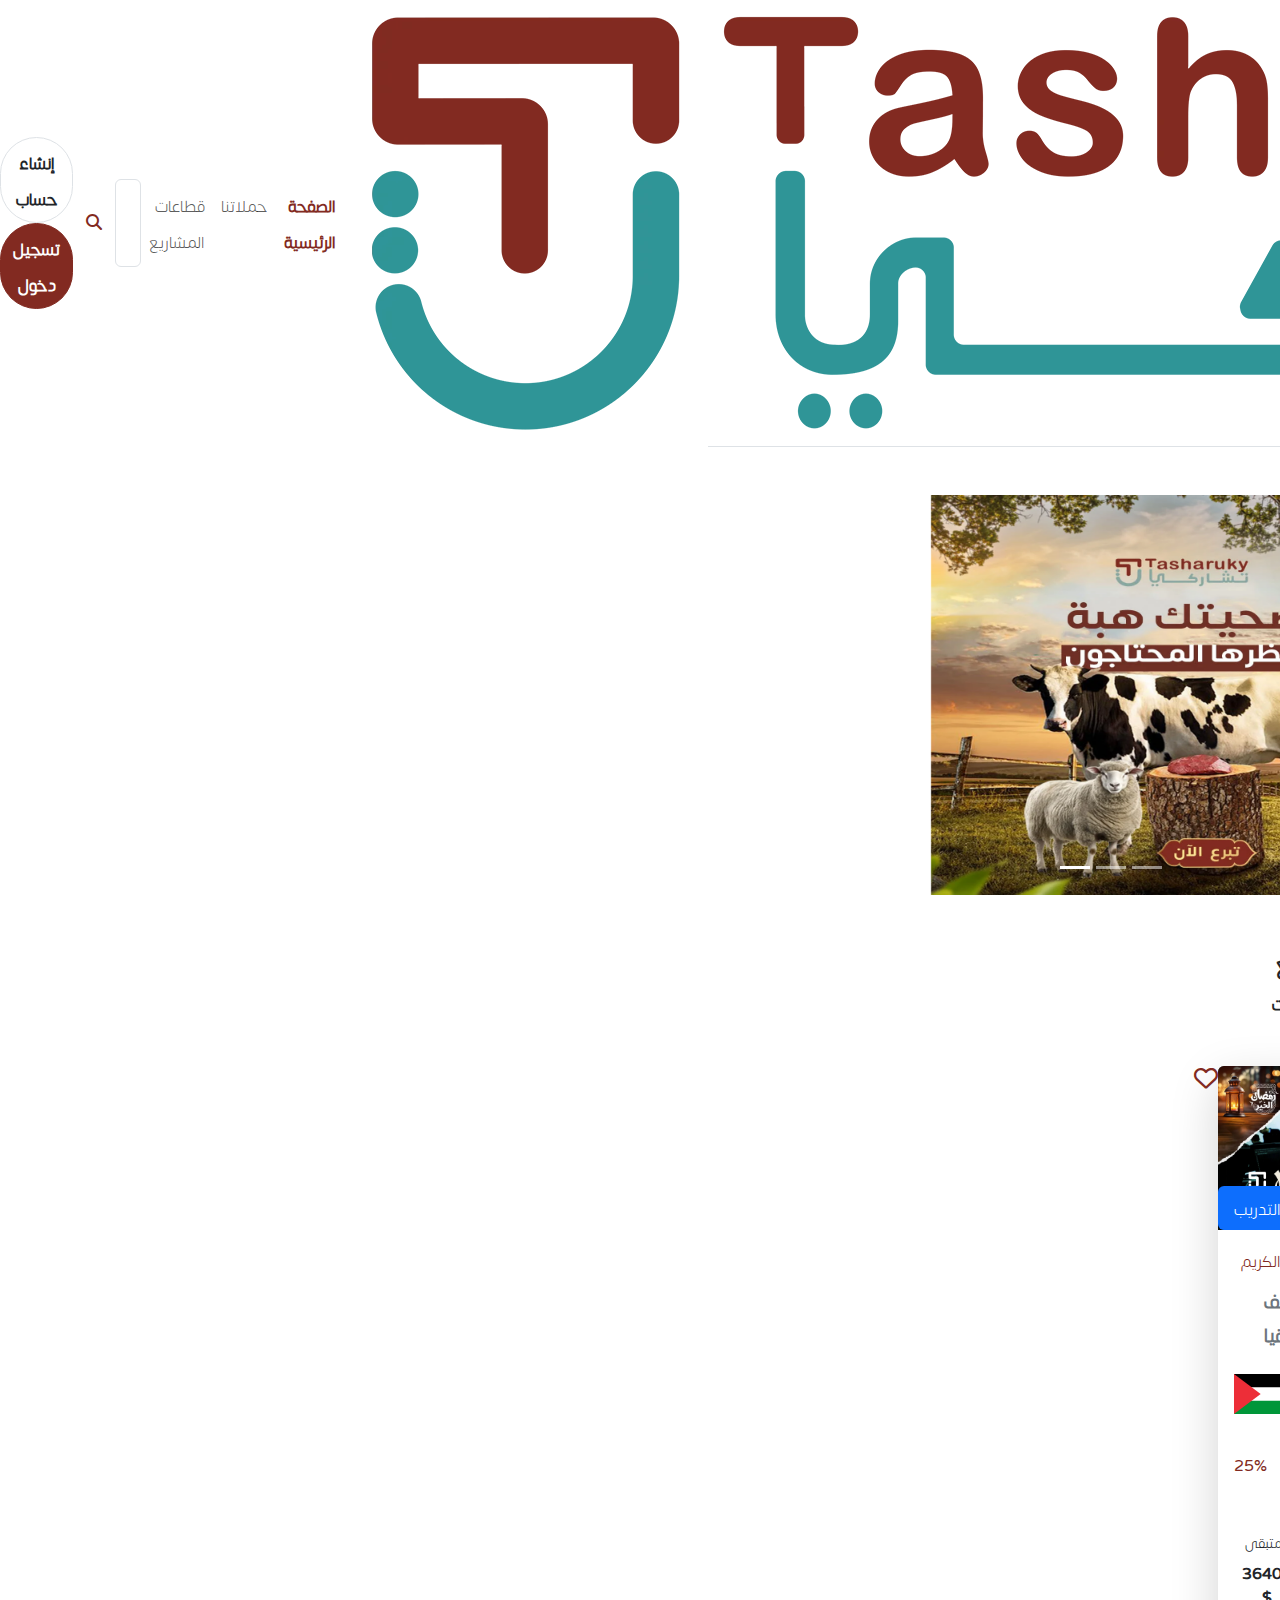
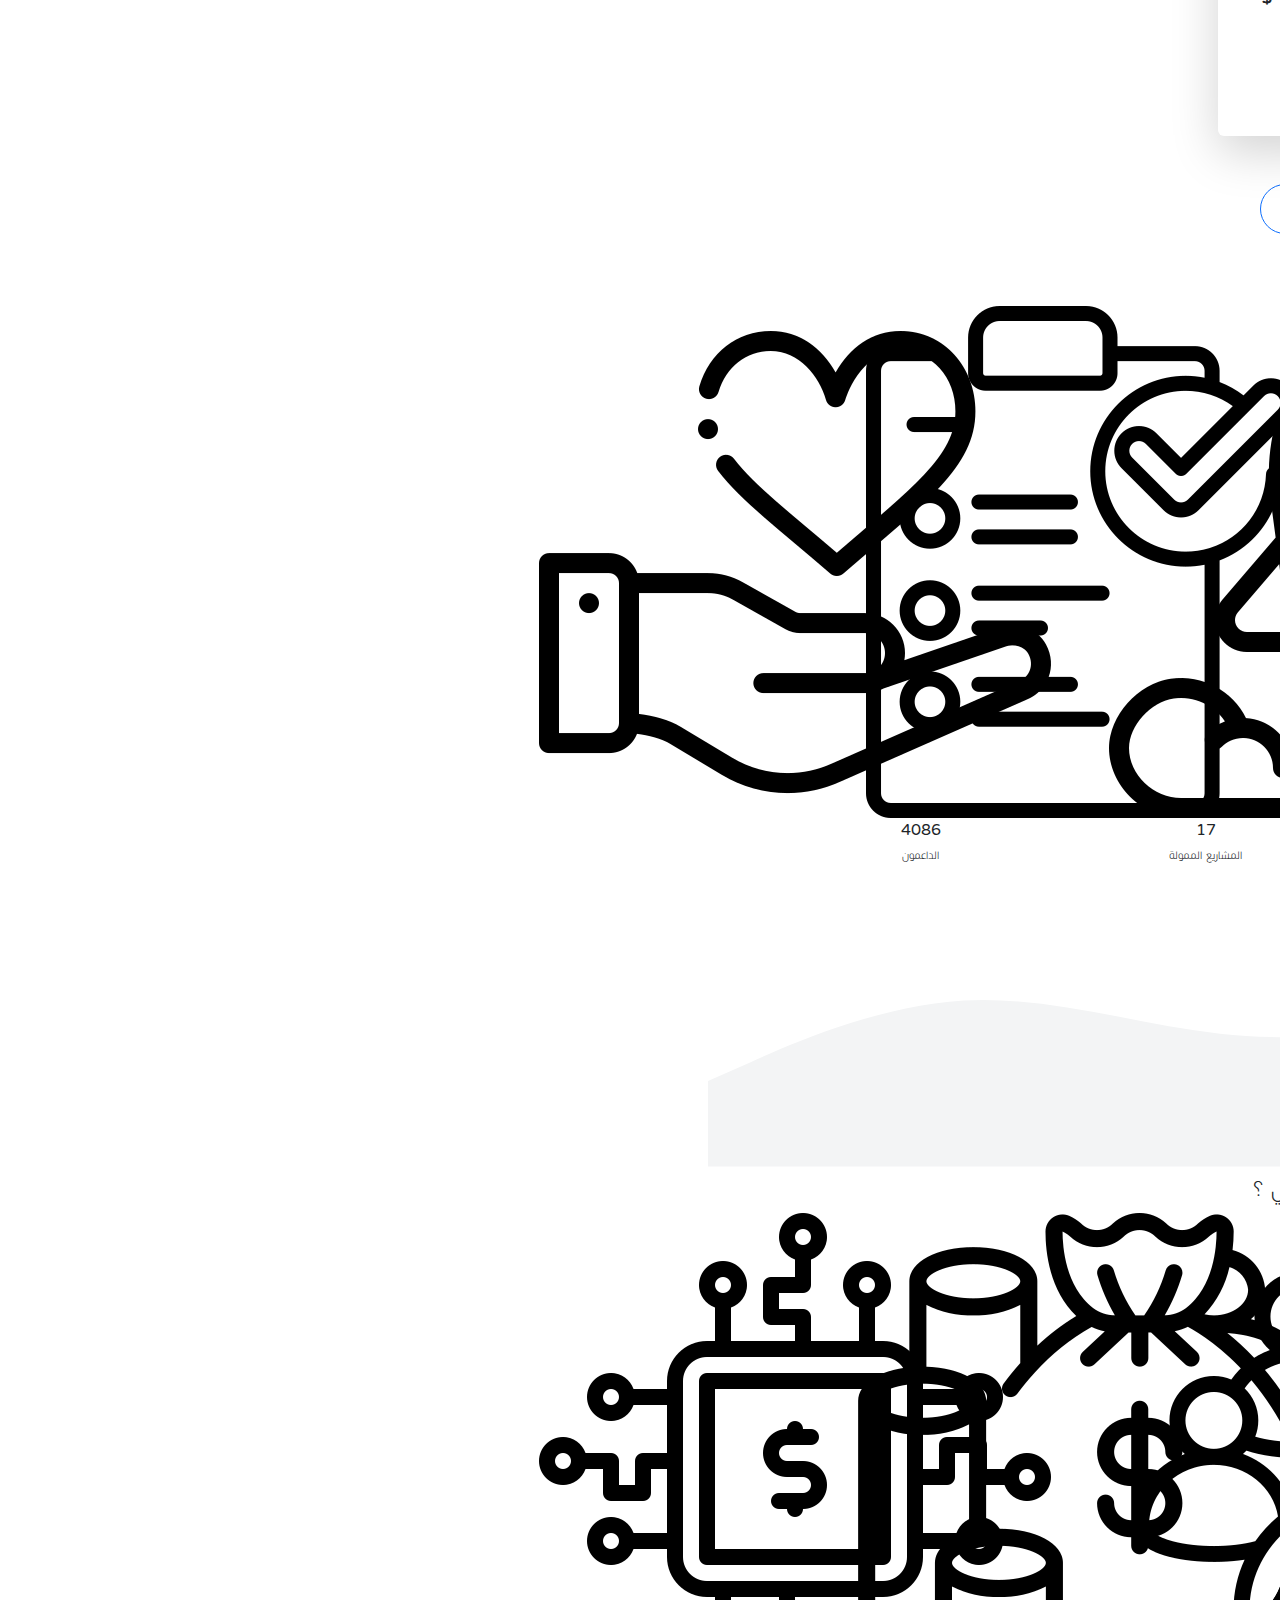
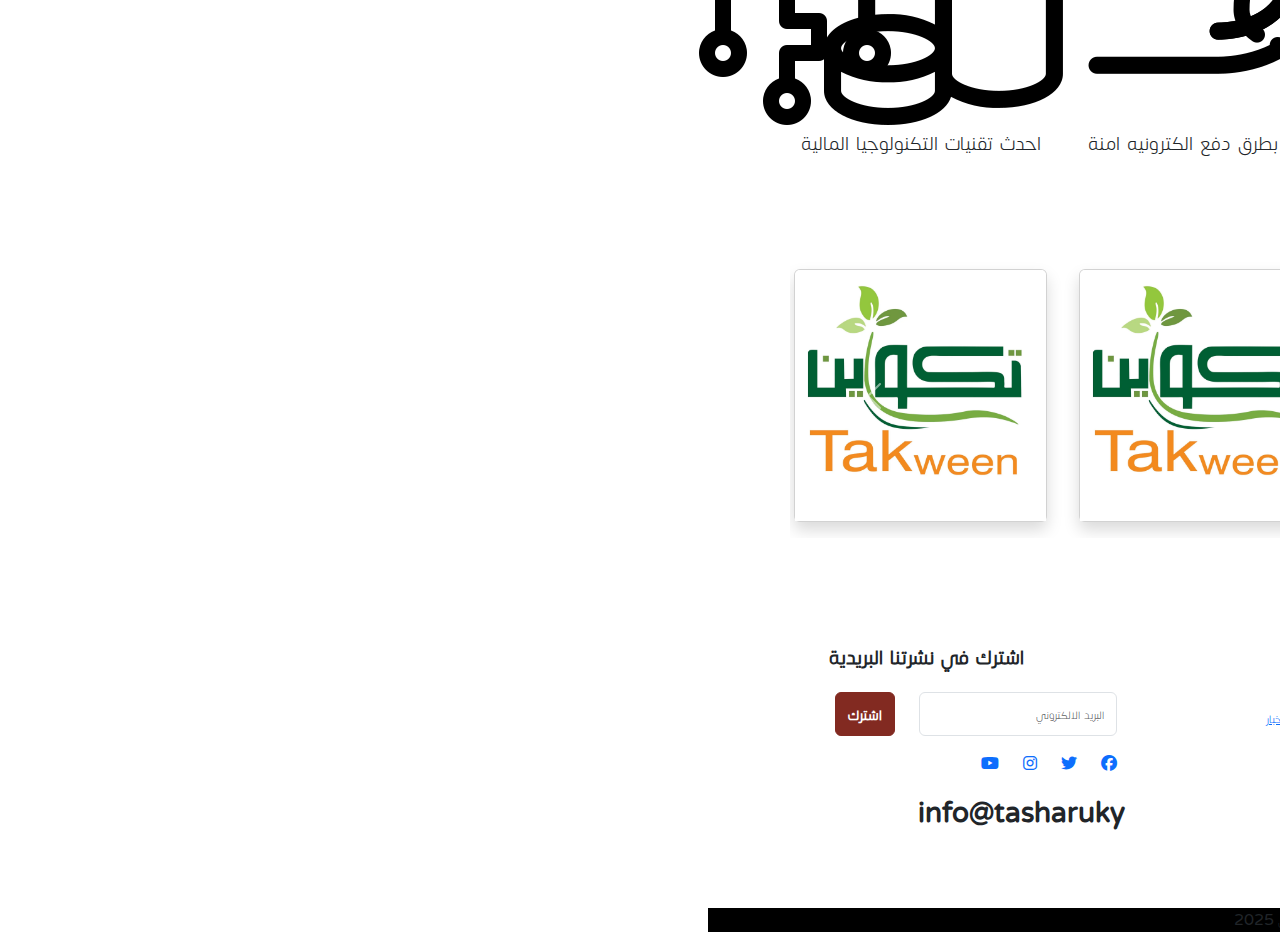
<file: index.html>
<!DOCTYPE html>
<html lang="en">
  <head>
    <meta charset="UTF-8" />
    <meta name="viewport" content="width=device-width, initial-scale=1.0" />
    <meta name="description" content="Tasharuky Crowdfunding Platform" />
    <link
      rel="shortcut icon"
      href="./assets/images/favicon.ico"
      type="image/x-icon"
    />
    <link
      rel="stylesheet"
      href="https://cdnjs.cloudflare.com/ajax/libs/font-awesome/6.7.2/css/all.min.css"
      integrity="sha512-Evv84Mr4kqVGRNSgIGL/F/aIDqQb7xQ2vcrdIwxfjThSH8CSR7PBEakCr51Ck+w+/U6swU2Im1vVX0SVk9ABhg=="
      crossorigin="anonymous"
      referrerpolicy="no-referrer"
    />
    <link rel="stylesheet" href="./css/bootstrap.min.css" />
    <link rel="stylesheet" href="./css/styles.css" />

    <script src="./js/bootstrap.bundle.min.js"></script>
    <title>Tasharuky</title>
  </head>
  <body dir="rtl">
    <!-- ---------------- start header  ---------------- -->

    <nav class="navbar navbar-expand-lg border-bottom">
      <div
        class="container-fluid justify-content-evenly justify-content-sm-between"
      >
        <a class="navbar-brand" href="#">
          <img src="./assets/images/logo.webp" alt="Tasharuky-logo" />
        </a>

        <div class="collapse navbar-collapse me-3" id="navbarSupportedContent">
          <ul class="navbar-nav ms-auto mb-2 mb-lg-0">
            <li class="nav-item">
              <a
                class="nav-link active fs-4 fw-bold text-primary"
                aria-current="page"
                href="#"
                >الصفحة الرئيسية</a
              >
            </li>
            <li class="nav-item">
              <a class="nav-link fs-4" href="#">حملاتنا</a>
            </li>
            <li class="nav-item">
              <a class="nav-link fs-4" href="#">قطاعات المشاريع</a>
            </li>
            <form class="d-flex" role="search">
              <input
                class="form-control py-0"
                type="search"
                placeholder="بحث ..."
                aria-label="Search"
              />
              <button class="btn" type="submit">
                <i class="fa-solid fa-magnifying-glass text-primary"></i>
              </button>
            </form>
          </ul>
        </div>
        <div class="register-login">
          <a href="#" class="btn fs-4 fw-semibold border rounded-pill">
            إنشاء حساب
          </a>
          <a
            href="#"
            class="btn btn-primary fs-4 fw-semibold border rounded-pill"
            >تسجيل دخول</a
          >
        </div>
        <button
          class="navbar-toggler"
          type="button"
          data-bs-toggle="collapse"
          data-bs-target="#navbarSupportedContent"
          aria-controls="navbarSupportedContent"
          aria-expanded="false"
          aria-label="Toggle navigation"
        >
          <span class="navbar-toggler-icon"></span>
        </button>
      </div>
    </nav>

    <!-- ---------------- end header  ---------------- -->

    <!-- ---------------- start hero section ---------------- --- -->

    <section class="hero-section mt-5">
      <div class="container">
        <div class="row row-gap-4 align-items-center justify-content-center">
          <div class="col-9 col-md-5 order-1 order-md-0">
            <div class="content-hero text-center">
              <h1 class="fw-bold">
                نبني أواصر الثقة بين الممولين وأصحاب المشاريع
              </h1>
              <p>
                عبر دعم مانحينا سننقذ مجتمعات مهمشة وننهض بأجيال كاملة، لنكون
                أولى بوابات الخير المسخرة نحو تمويل مشروعات
              </p>
              <h4 class="fw-bold">هل انت مستعد</h4>
              <div class="explore">
                <a
                  href="#"
                  class="btn start-journey px-3 fs-4 fw-semibold border rounded-pill"
                >
                  ابدأ حملتك</a
                >
                <a
                  href="#"
                  class="btn btn-primary btn-campaign px-3 fs-4 fw-semibold border rounded-pill"
                  >اكتشف
                </a>
              </div>
            </div>
          </div>
          <div class="col-12 col-md-7 order-0 order-md-1">
            <div
              id="carouselExampleSlidesOnly"
              class="carousel slide"
              data-bs-ride="carousel"
            >
              <div class="carousel-indicators">
                <button
                  type="button"
                  data-bs-target="#carouselExampleCaptions"
                  data-bs-slide-to="0"
                  class=""
                  aria-label="Slide 1"
                ></button>
                <button
                  type="button"
                  data-bs-target="#carouselExampleCaptions"
                  data-bs-slide-to="1"
                  aria-label="Slide 2"
                  class=""
                ></button>
                <button
                  type="button"
                  data-bs-target="#carouselExampleCaptions"
                  data-bs-slide-to="2"
                  aria-label="Slide 3"
                  class="active"
                  aria-current="true"
                ></button>
              </div>
              <div class="carousel-inner">
                <div class="carousel-item position-relative">
                  <div class="overlay"></div>
                  <img
                    src="./assets/images/slider-1.webp"
                    class="d-block"
                    alt="slider"
                    width="500"
                    height="400"
                  />
                </div>
                <div class="carousel-item position-relative">
                  <div class="overlay"></div>
                  <img
                    src="./assets/images/slider-2.webp"
                    class="d-block"
                    alt="slider"
                    width="500"
                    height="400"
                  />
                </div>
                <div class="carousel-item position-relative active">
                  <div class="overlay"></div>
                  <img
                    src="./assets/images/slider-3.webp"
                    class="d-block"
                    alt="slider"
                    width="500"
                    height="400"
                  />
                </div>
              </div>
            </div>
          </div>
        </div>
      </div>
    </section>

    <!-- ---------------- end hero section ---------------- --- -->

    <!-- ------------------------- a Campaign 3 ------------------- -->

    <section class="section-campaign my-5">
      <div class="container">
        <div class="head-section text-center mb-5">
          <h2 class="fw-bold">حملات المشاريع</h2>
          <h4 class="fw-bold">دعمك يبنى المجتمعات</h4>
          <div class="line-campaign"></div>
        </div>
        <div class="row justify-content-center">
          <div class="col-md-3 col-sm-6 mb-4">
            <div class="card border-0 rounded-2 shadow-lg rounded">
              <div class="img-card bg-secondary position-relative rounded-top">
                <img
                  src="./assets/images/card-1.webp"
                  class="w-100 rounded-top"
                />
                <span
                  class="campaign_card_overlay campaign-heart position-absolute"
                >
                  <i class="fa-regular fa-heart text-primary fs-4"></i>
                </span>
                <span
                  class="campaign_card_overlay position-absolute bottom-0 start-0 px-3 py-1 bg-primary text-white fs-4 rounded"
                >
                  التعليم والتدريب</span
                >
              </div>
              <div class="card-body text-center">
                <h4 class="product__title text-primary">
                  جمعية النور لخدمة القرآن الكريم
                </h4>
                <h3 class="text-secondary fw-bold">
                  توفير المصحف الشريف للمحتاجين في أفريقيا
                </h3>
                <div class="d-flex justify-content-between align-items-center">
                  <div class="px-4 border-start mt-3">
                    <p class="m-0">200</p>
                    <h5>متبرعين</h5>
                  </div>
                  <div class="country-flag">
                    <span class="fs-5"> فلسطين </span>
                    <img src="./assets/images/ps.svg" width="80" alt="فلسطين" />
                  </div>
                </div>
                <div class="process-campaign my-4">
                  <div class="percent text-primary text-start">25%</div>
                  <div class="line-process">
                    <div class="process rounded-start-2"></div>
                  </div>
                </div>
                <div
                  class="d-flex justify-content-between align-items-center mt-3"
                >
                  <div class="px-2 border-start mt-3">
                    <h5>قيمة المشروع</h5>
                    <p class="m-0 fw-semibold">50000</p>
                    <span class="fs-6 fw-semibold">$</span>
                  </div>
                  <div class="px-2 border-start mt-3">
                    <h5>الدعم</h5>
                    <p class="m-0 fw-semibold">13600</p>
                    <span class="fs-6 fw-semibold">$</span>
                  </div>
                  <div class="px-2 mt-3">
                    <h5>المتبقى</h5>
                    <p class="m-0 fw-semibold">36400</p>
                    <span class="fs-6 fw-semibold">$</span>
                  </div>
                </div>
                <a
                  href="#"
                  class="btn bg-primary btn-campaign my-4 px-4 rounded-pill text-light fs-4 fw-semibold"
                >
                  ادعم الآن
                </a>
              </div>
            </div>
          </div>
        </div>
        <div class="more-projects d-flex justify-content-center">
          <a
            href="#"
            class="btn border-primary text-primary my-4 px-4 rounded-pill text-light fs-4 fw-semibold"
          >
            المزيد من المشاريع
          </a>
        </div>
      </div>
    </section>

    <!-- ------------------------- a Campaign 3 ------------------- -->

    <!-- ---------------- مراحل عمل تشاركي   4 ---------------- --- -->

    <section class="section-steps my-5 d-none">
      <div class="container">
        <div class="row row-gap-5 align-items-center justify-content-center">
          <div class="col-7 col-md-6">
            <div class="content-steps p-5">
              <h2 class="fs-1 fw-bolder">كيف تعمل منصة تشاركي</h2>
              <p class="fs-3">
                لأن مساهمتك تنهض بالمجتمعات توفر منصة تشاركي للتمويل الجماعي
                أساليب وطرق ملائمة تسهل لك دعم المشاريع الخيرية والمبادرات
                الإنسانية من الإغاثة في حالات الكوارث إلى التعليم والاستدامة،
                كما تقدم تشاركي رحلة تمويل سَلسة تبدأ بخطوات معدودة تقوم من
                خلالها الجمعيات بطلب التمويل.
              </p>
            </div>
          </div>
          <div class="col-7 col-md-6">
            <div class="rounded">
              <iframe
                class="rounded-5"
                width="514"
                height="350"
                src="https://www.youtube.com/embed/8VGzZlXoKW0"
                title="كيف تعمل منصة تشاركي للتمويل الجماعي؟ #crowdfunding"
                frameborder="0"
                allow="accelerometer; autoplay; clipboard-write; encrypted-media; gyroscope; picture-in-picture; web-share"
                referrerpolicy="strict-origin-when-cross-origin"
                allowfullscreen=""
              ></iframe>
            </div>
          </div>
          <div class="col-12">
            <div class="image-steps">
              <img
                src="./assets/images/workmap_ar.svg"
                alt="workmap_ar"
                width="100%"
              />
            </div>
          </div>
        </div>
      </div>
    </section>

    <!-- ---------------- مراحل عمل تشاركي   4 ---------------- --- -->

    <!-- ---------------- statistics 5 ---------------- --- -->

    <div class="statistics">
      <div class="container">
        <div
          class="counters row text-center justify-content-center align-items-center"
        >
          <div class="counter col-12 col-md-6 col-lg-3">
            <img src="./assets/images/global.webp" alt="global" />
            <span class="counterno">18</span>
            <p>الدول التي نعمل بها</p>
          </div>
          <div class="counter col-12 col-md-6 col-lg-3">
            <img src="./assets/images/rocket.webp" alt="global" />
            <span class="counterno">75</span>
            <p>حملاتنا</p>
          </div>
          <div class="counter col-12 col-md-6 col-lg-3">
            <img src="./assets/images/projects.webp" alt="global" />
            <span class="counterno">17</span>
            <p>المشاريع الممولة</p>
          </div>
          <div class="counter col-12 col-md-6 col-lg-3">
            <img src="./assets/images/donators.webp" alt="global" />
            <span class="counterno">4086</span>
            <p>الداعمون</p>
          </div>
        </div>
      </div>
    </div>
    <!-- ---------------- لماذا تشاركي   ؟ 6 ---------------- --- -->
    <svg
      class="wave-why-tasharuky"
      xmlns="http://www.w3.org/2000/svg"
      viewBox="0 0 1440 320"
    >
      <path
        fill="#f3f4f5"
        fill-opacity="1"
        d="M0,224L48,202.7C96,181,192,139,288,133.3C384,128,480,160,576,170.7C672,181,768,171,864,144C960,117,1056,75,1152,58.7C1248,43,1344,53,1392,58.7L1440,64L1440,320L1392,320C1344,320,1248,320,1152,320C1056,320,960,320,864,320C768,320,672,320,576,320C480,320,384,320,288,320C192,320,96,320,48,320L0,320Z"
      ></path>
    </svg>
    <div class="why-tasharuky text-center">
      <div class="container">
        <div class="section-head">
          <h2>لماذا منصة تشاركي ؟</h2>
        </div>
        <div class="counters">
          <div
            class="counters row text-center justify-content-center align-items-center"
          >
            <div class="counter col-12 col-md-6 col-lg-3">
              <img src="./assets/images/earth.webp" alt="global" />
              <h3>تمويل مؤسسات العمل الإنساني</h3>
            </div>
            <div class="counter col-12 col-md-6 col-lg-3">
              <img src="./assets/images/peapole.webp" alt="global" />
              <h3>بيت الخبرة في التمويل الجماعي</h3>
            </div>
            <div class="counter col-12 col-md-6 col-lg-3">
              <img src="./assets/images/money.webp" alt="global" />
              <h3>التبرع بطرق دفع الكترونيه امنة</h3>
            </div>
            <div class="counter col-12 col-md-6 col-lg-3">
              <img src="./assets/images/fintech.webp" alt="global" />
              <h3>احدث تقنيات التكنولوجيا المالية</h3>
            </div>
          </div>
        </div>
      </div>
    </div>

    <!-- ---------------- شركاؤونا   7 ---------------- --- -->

    <div class="partners text-center">
      <div class="section-head">
        <h2>شركاؤنا</h2>
      </div>
      <div class="container my-5">
        <div id="myCarousel" class="carousel slide" data-bs-ride="carousel">
          <div class="carousel-inner">
            <div class="carousel-item active">
              <div class="row justify-content-center">
                <div class="col-8 p-3 col-md-4 col-lg-3">
                  <div class="card shadow">
                    <img
                      src="./assets/images/patenr-1.webp"
                      class="card-img-top"
                      alt="Logo 1"
                    />
                  </div>
                </div>
                <div class="col-8 p-3 col-md-4 col-lg-3">
                  <div class="card shadow">
                    <img
                      src="./assets/images/patenr-2.webp"
                      class="card-img-top"
                      alt="Logo 2"
                    />
                  </div>
                </div>
                <div class="col-8 p-3 col-md-4 col-lg-3">
                  <div class="card shadow">
                    <img
                      src="./assets/images/patenr-3.webp"
                      class="card-img-top"
                      alt="Logo 3"
                    />
                  </div>
                </div>
                <div class="col-8 p-3 col-md-4 col-lg-3">
                  <div class="card shadow">
                    <img
                      src="./assets/images/patenr-3.webp"
                      class="card-img-top"
                      alt="Logo 3"
                    />
                  </div>
                </div>
              </div>
            </div>
            <div class="carousel-item">
              <div class="row justify-content-center">
                <div class="col-8 p-3 col-md-4 col-lg-3">
                  <div class="card shadow">
                    <img
                      src="./assets/images/patenr-4.webp"
                      class="card-img-top"
                      alt="Logo 4"
                    />
                  </div>
                </div>
                <div class="col-8 p-3 col-md-4 col-lg-3">
                  <div class="card shadow">
                    <img
                      src="./assets/images/patenr-5.webp"
                      class="card-img-top"
                      alt="Logo 4"
                    />
                  </div>
                </div>
                <div class="col-8 p-3 col-md-4 col-lg-3">
                  <div class="card shadow">
                    <img
                      src="./assets/images/patenr-6.webp"
                      class="card-img-top"
                      alt="Logo 4"
                    />
                  </div>
                </div>
                <div class="col-8 p-3 col-md-4 col-lg-3">
                  <div class="card shadow">
                    <img
                      src="./assets/images/patenr-6.webp"
                      class="card-img-top"
                      alt="Logo 4"
                    />
                  </div>
                </div>
              </div>
            </div>
          </div>
          <button
            class="carousel-control-prev"
            type="button"
            data-bs-target="#myCarousel"
            data-bs-slide="prev"
          >
            <span class="carousel-control-prev-icon" aria-hidden="true"></span>
            <span class="visually-hidden shadow">السابق</span>
          </button>
          <button
            class="carousel-control-next"
            type="button"
            data-bs-target="#myCarousel"
            data-bs-slide="next"
          >
            <span class="carousel-control-next-icon" aria-hidden="true"></span>
            <span class="visually-hidden">التالي</span>
          </button>
        </div>
      </div>
    </div>
    <!-- ---------------- footer 8 ---------------- --- -->

    <div class="footer text-center">
      <div class="w-100 row justify-content-center pt-5 px-4 px-md-2 mx-auto">
        <div class="col-12 col-md-4 col-lg-3">
          <div class="company d-flex justify-content-start my-3">
            <img
              class="w-75"
              src="./assets/images/logo.webp"
              alt="Tasharuky-logo"
            />
          </div>
          <p class="mt-3">
            تشاركي.. منصة رقمية متخصصة في التمويل الجماعي، صُممت لتكون بيئة آمنة
            لتقديم حلول ذكية باستخدام أحدث تقنيات التكنولوجيا المالية، وبوابة
            تجمع مؤسسات العمل الإنساني الموثوقة مع الممولين؛ تتميز تشاركي في
            تطبيق مبدأ المشاركة كونها تعمل على نطاق دولي وتوفر للداعمين خيارات
            متعددة في عرض مشاريع المؤسسات في مكان واحد، ومتوافقة مع مبادئ
            الشريعة الإسلامية.
          </p>
        </div>
        <div class="col-12 col-md-4 col-lg-1">
          <ul
            class="list-unstyled d-flex justify-content-center align-items-start flex-column"
          >
            <li><a href="#">الرئيسية</a></li>
            <li><a href="#">من نحن</a></li>
            <li><a href="#">الخدمات</a></li>
            <li><a href="#">شركاؤنا</a></li>
          </ul>
        </div>
        <div class="col-12 col-md-4 col-lg-2">
          <ul
            class="list-unstyled d-flex justify-content-center align-items-start flex-column"
          >
            <li><a href="#">كيف تعمل تشاركي</a></li>
            <li><a href="#">تقيم مؤسسات والمشاريع </a></li>
            <li><a href="#">سياسة استرداد الاموال</a></li>
            <li><a href="#">سياسة الخصوصية</a></li>
          </ul>
        </div>
        <div class="col-12 col-md-4 col-lg-2">
          <ul
            class="list-unstyled d-flex justify-content-center align-items-start flex-column"
          >
            <li><a href="#"> اكتشف</a></li>
            <li><a href="#"> المقالات </a></li>
            <li><a href="#">اسئله شائعه </a></li>
            <li><a href="#"> الانشطه والاخبار</a></li>
            <li><a href="#"> اتصل بنا</a></li>
          </ul>
        </div>
        <div class="last-section col-12 col-md-4 col-lg-4">
          <p class="label fw-bold fs-3">اشترك في نشرتنا البريدية</p>
          <div class="subscripe d-flex gap-4">
            <input
              class="form-control me-2 w-50"
              type="email"
              placeholder="البريد الالكتروني"
            />
            <button id="signup-form" class="btn btn-primary fw-bold fs-5">
              اشترك
            </button>
          </div>
          <ul>
            <li class="d-flex gap-4 mx-2 my-3">
              <a href="#"><i class="fa-brands fa-facebook"></i></a>
              <a href="#"><i class="fa-brands fa-twitter"></i></a>
              <a href="#"><i class="fa-brands fa-instagram"></i></a>
              <a href="#"><i class="fa-brands fa-youtube"></i></a>
            </li>
          </ul>
          <p class="label fw-bold fs-3 text-end">info@tasharuky</p>
        </div>
      </div>
      <div class="copy-right text-center bg-black">
        <p dir="rtl" class="m-0">© جميع الحقوق محفوظة منصة تشاركي 2025</p>
      </div>
    </div>
  </body>
</html>
</file>
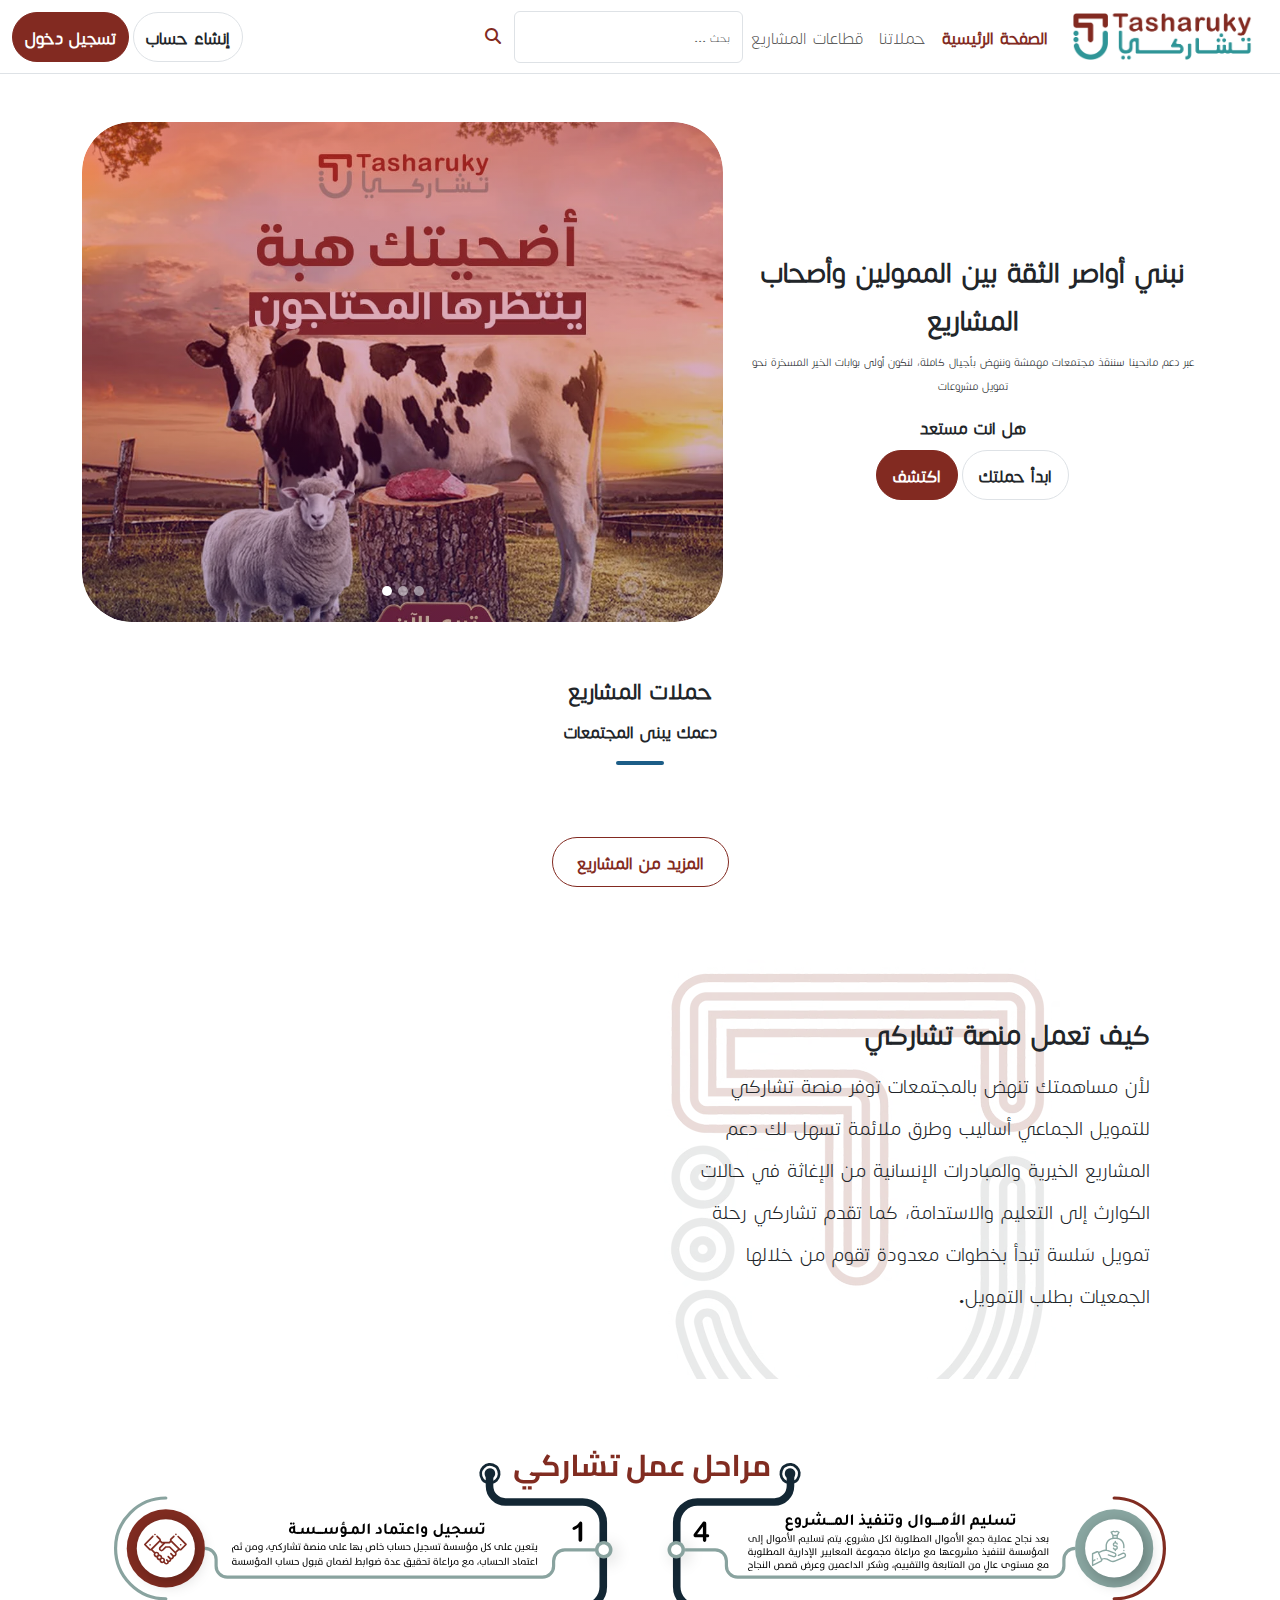
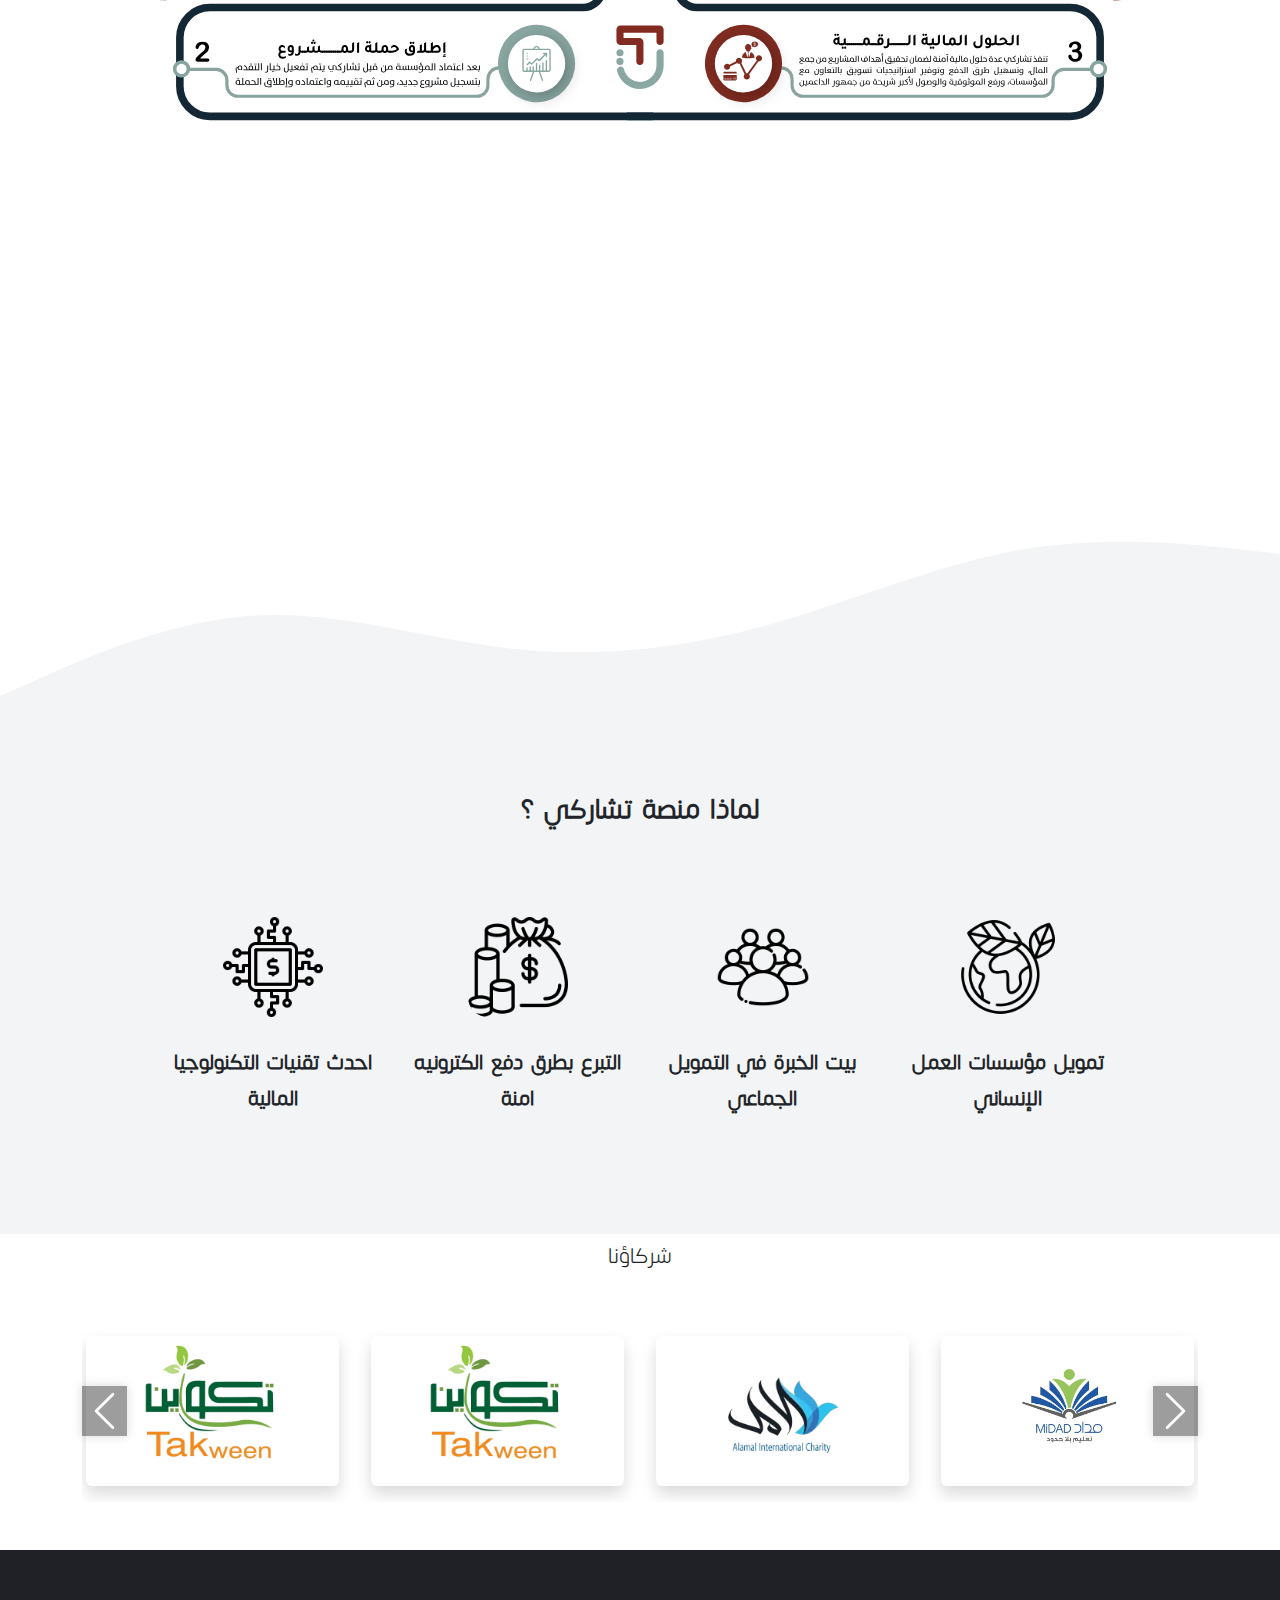
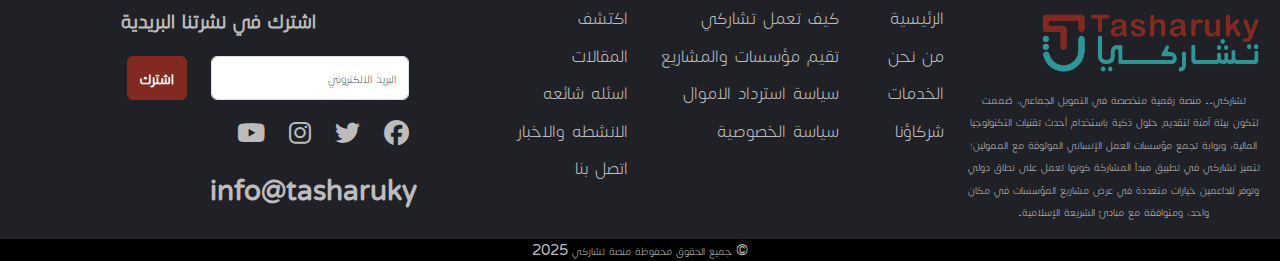
<file: public/index.html>
<!DOCTYPE html>
<html lang="en">

<head>
  <meta charset="UTF-8" />
  <meta name="viewport" content="width=device-width, initial-scale=1.0" />
  <meta name="description" content="Tasharuky Crowdfunding Platform" />
  <link rel="shortcut icon" href="./assets/images/favicon.ico" type="image/x-icon" />
  <link rel="stylesheet" href="https://cdnjs.cloudflare.com/ajax/libs/font-awesome/6.7.2/css/all.min.css"
    integrity="sha512-Evv84Mr4kqVGRNSgIGL/F/aIDqQb7xQ2vcrdIwxfjThSH8CSR7PBEakCr51Ck+w+/U6swU2Im1vVX0SVk9ABhg=="
    crossorigin="anonymous" referrerpolicy="no-referrer" />
  <link rel="stylesheet" href="./css/bootstrap.min.css" />
  <link rel="stylesheet" href="./css/styles.css" />

  <script src="./js/bootstrap.bundle.min.js" defer></script>
  <title>Tasharuky</title>
</head>

<body dir="rtl">
  <!-- ---------------- start header  ---------------- -->

  <nav class="navbar navbar-expand-lg border-bottom">
    <div class="container-fluid justify-content-evenly justify-content-sm-between">
      <a class="navbar-brand" href="#">
        <img src="./assets/images/logo.webp" alt="Tasharuky-logo" />
      </a>

      <div class="collapse navbar-collapse me-3" id="navbarSupportedContent">
        <ul class="navbar-nav ms-auto mb-2 mb-lg-0">
          <li class="nav-item">
            <a class="nav-link active fs-4 fw-bold text-primary" aria-current="page" href="#">الصفحة الرئيسية</a>
          </li>
          <li class="nav-item">
            <a class="nav-link fs-4" href="#">حملاتنا</a>
          </li>
          <li class="nav-item">
            <a class="nav-link fs-4" href="#">قطاعات المشاريع</a>
          </li>
          <form class="d-flex" role="search">
            <input class="form-control py-0" type="search" placeholder="بحث ..." aria-label="Search" />
            <button class="btn" type="submit">
              <i class="fa-solid fa-magnifying-glass text-primary"></i>
            </button>
          </form>
        </ul>
      </div>
      <div class="register-login">
        <a href="./signup.html" class="btn fs-4 fw-semibold border rounded-pill">
          إنشاء حساب
        </a>
        <a href="./login.html" class="btn btn-primary fs-4 fw-semibold border rounded-pill">تسجيل دخول</a>
        <div class="container-userName d-none">
          <div class="dropdown-center mx-3">
            <ul class="dropdown-menu">
              <li><a class="dropdown-item fs-3" href="#">حسابي</a></li>
              <li><a class="dropdown-item fs-3" href="#"> تسجيل خروج</a></li>
            </ul>
            <button class="btn btn-primary text-capitalize dropdown-toggle fs-5" type="button" data-bs-toggle="dropdown"
              aria-expanded="false">
              Centered dropdown
            </button>
          </div>
          <img src="./assets/images/useravatar.webp" class="container-fluid" alt="" style="width: 100px" />
        </div>
      </div>
      <button class="navbar-toggler" type="button" data-bs-toggle="collapse" data-bs-target="#navbarSupportedContent"
        aria-controls="navbarSupportedContent" aria-expanded="false" aria-label="Toggle navigation">
        <span class="navbar-toggler-icon"></span>
      </button>
    </div>
  </nav>

  <!-- ---------------- end header  ---------------- -->

  <!-- ---------------- start hero section ---------------- --- -->

  <section class="hero-section mt-5">
    <div class="container">
      <div class="row row-gap-4 align-items-center justify-content-center">
        <div class="col-9 col-md-5 order-1 order-md-0">
          <div class="content-hero text-center">
            <h1 class="fw-bold">
              نبني أواصر الثقة بين الممولين وأصحاب المشاريع
            </h1>
            <p>
              عبر دعم مانحينا سننقذ مجتمعات مهمشة وننهض بأجيال كاملة، لنكون
              أولى بوابات الخير المسخرة نحو تمويل مشروعات
            </p>
            <h4 class="fw-bold">هل انت مستعد</h4>
            <div class="explore">
              <a href="#" class="btn start-journey px-3 fs-4 fw-semibold border rounded-pill">
                ابدأ حملتك</a>
              <a href="#" class="btn btn-primary btn-campaign px-3 fs-4 fw-semibold border rounded-pill">اكتشف
              </a>
            </div>
          </div>
        </div>
        <div class="col-12 col-md-7 order-0 order-md-1">
          <div id="carouselExampleSlidesOnly" class="carousel slide" data-bs-ride="carousel">
            <div class="carousel-indicators">
              <button type="button" data-bs-target="#carouselExampleCaptions" data-bs-slide-to="0" class=""
                aria-label="Slide 1"></button>
              <button type="button" data-bs-target="#carouselExampleCaptions" data-bs-slide-to="1" aria-label="Slide 2"
                class=""></button>
              <button type="button" data-bs-target="#carouselExampleCaptions" data-bs-slide-to="2" aria-label="Slide 3"
                class="active" aria-current="true"></button>
            </div>
            <div class="carousel-inner">
              <div class="carousel-item position-relative">
                <div class="overlay"></div>
                <img src="./assets/images/slider-1.webp" class="d-block" alt="slider" width="500" height="400" />
              </div>
              <div class="carousel-item position-relative">
                <div class="overlay"></div>
                <img src="./assets/images/slider-2.webp" class="d-block" alt="slider" width="500" height="400" />
              </div>
              <div class="carousel-item position-relative active">
                <div class="overlay"></div>
                <img src="./assets/images/slider-3.webp" class="d-block" alt="slider" width="500" height="400" />
              </div>
            </div>
          </div>
        </div>
      </div>
    </div>
  </section>

  <!-- ---------------- end hero section ---------------- --- -->

  <!-- ------------------------- a Campaign 3 ------------------- -->

  <section class="section-campaign my-5">
    <div class="container">
      <div class="head-section text-center mb-5">
        <h2 class="fw-bold">حملات المشاريع</h2>
        <h4 class="fw-bold">دعمك يبنى المجتمعات</h4>
        <div class="line-campaign"></div>
      </div>
      
      <div class="container-crud row row-gap-4 justify-content-center">
      </div>
      <div class="more-projects d-flex justify-content-center">
        <a href="#" class="btn border-primary text-primary my-4 px-4 rounded-pill text-light fs-4 fw-semibold">
          المزيد من المشاريع
        </a>
      </div>
    </div>
  </section>

  <!-- ------------------------- a Campaign 3 ------------------- -->

  <!-- ---------------- مراحل عمل تشاركي   4 ---------------- --- -->

  <section class="section-steps my-5">
    <div class="container">
      <div class="row row-gap-5 align-items-center justify-content-center">
        <div class="col-12 col-md-6">
          <div class="content-steps p-5">
            <h2 class="fs-1 fw-bolder">كيف تعمل منصة تشاركي</h2>
            <p class="fs-3">
              لأن مساهمتك تنهض بالمجتمعات توفر منصة تشاركي للتمويل الجماعي
              أساليب وطرق ملائمة تسهل لك دعم المشاريع الخيرية والمبادرات
              الإنسانية من الإغاثة في حالات الكوارث إلى التعليم والاستدامة،
              كما تقدم تشاركي رحلة تمويل سَلسة تبدأ بخطوات معدودة تقوم من
              خلالها الجمعيات بطلب التمويل.
            </p>
          </div>
        </div>
        <div class="col-12 col-md-6">
          <div class="rounded">
            <iframe class="rounded-5 workmap-iframe" width="100%" height="350"
              src="https://www.youtube.com/embed/8VGzZlXoKW0"
              title="كيف تعمل منصة تشاركي للتمويل الجماعي؟ #crowdfunding" frameborder="0"
              allow="accelerometer; autoplay; clipboard-write; encrypted-media; gyroscope; picture-in-picture; web-share"
              referrerpolicy="strict-origin-when-cross-origin" allowfullscreen=""></iframe>
          </div>
        </div>
        <div class="col-12">
          <div class="image-steps">
            <img src="./assets/images/workmap_ar.svg" alt="workmap_ar" width="100%" />
          </div>
        </div>
      </div>
    </div>
  </section>

  <!-- ---------------- مراحل عمل تشاركي   4 ---------------- --- -->

  <!-- ---------------- statistics 5 ---------------- --- -->

  <div class="statistics">
    <div class="container">
      <div class="counters row text-center justify-content-center align-items-center">
        <div class="counter col-12 col-md-6 col-lg-3">
          <img src="./assets/images/global.webp" alt="global" />
          <span class="counterno">18</span>
          <p>الدول التي نعمل بها</p>
        </div>
        <div class="counter col-12 col-md-6 col-lg-3">
          <img src="./assets/images/rocket.webp" alt="global" />
          <span class="counterno">75</span>
          <p>حملاتنا</p>
        </div>
        <div class="counter col-12 col-md-6 col-lg-3">
          <img src="./assets/images/projects.webp" alt="global" />
          <span class="counterno">17</span>
          <p>المشاريع الممولة</p>
        </div>
        <div class="counter col-12 col-md-6 col-lg-3">
          <img src="./assets/images/donators.webp" alt="global" />
          <span class="counterno">4086</span>
          <p>الداعمون</p>
        </div>
      </div>
    </div>
  </div>
  <!-- ---------------- لماذا تشاركي   ؟ 6 ---------------- --- -->
  <svg class="wave-why-tasharuky" xmlns="http://www.w3.org/2000/svg" viewBox="0 0 1440 320">
    <path fill="#f3f4f5" fill-opacity="1"
      d="M0,224L48,202.7C96,181,192,139,288,133.3C384,128,480,160,576,170.7C672,181,768,171,864,144C960,117,1056,75,1152,58.7C1248,43,1344,53,1392,58.7L1440,64L1440,320L1392,320C1344,320,1248,320,1152,320C1056,320,960,320,864,320C768,320,672,320,576,320C480,320,384,320,288,320C192,320,96,320,48,320L0,320Z">
    </path>
  </svg>
  <div class="why-tasharuky text-center">
    <div class="container">
      <div class="section-head">
        <h2>لماذا منصة تشاركي ؟</h2>
      </div>
      <div class="counters">
        <div class="counters row text-center justify-content-center align-items-center">
          <div class="counter col-12 col-md-6 col-lg-3">
            <img src="./assets/images/earth.webp" alt="global" />
            <h3>تمويل مؤسسات العمل الإنساني</h3>
          </div>
          <div class="counter col-12 col-md-6 col-lg-3">
            <img src="./assets/images/peapole.webp" alt="global" />
            <h3>بيت الخبرة في التمويل الجماعي</h3>
          </div>
          <div class="counter col-12 col-md-6 col-lg-3">
            <img src="./assets/images/money.webp" alt="global" />
            <h3>التبرع بطرق دفع الكترونيه امنة</h3>
          </div>
          <div class="counter col-12 col-md-6 col-lg-3">
            <img src="./assets/images/fintech.webp" alt="global" />
            <h3>احدث تقنيات التكنولوجيا المالية</h3>
          </div>
        </div>
      </div>
    </div>
  </div>

  <!-- ---------------- شركاؤونا   7 ---------------- --- -->

  <div class="partners text-center">
    <div class="section-head">
      <h2>شركاؤنا</h2>
    </div>
    <div class="container my-5">
      <div id="myCarousel" class="carousel slide" data-bs-ride="carousel">
        <div class="carousel-inner">
          <div class="carousel-item active">
            <div class="row justify-content-center">
              <div class="col-8 p-3 col-md-4 col-lg-3">
                <div class="card shadow">
                  <img src="./assets/images/patenr-1.webp" class="card-img-top" alt="Logo 1" />
                </div>
              </div>
              <div class="col-8 p-3 col-md-4 col-lg-3">
                <div class="card shadow">
                  <img src="./assets/images/patenr-2.webp" class="card-img-top" alt="Logo 2" />
                </div>
              </div>
              <div class="col-8 p-3 col-md-4 col-lg-3">
                <div class="card shadow">
                  <img src="./assets/images/patenr-3.webp" class="card-img-top" alt="Logo 3" />
                </div>
              </div>
              <div class="col-8 p-3 col-md-4 col-lg-3">
                <div class="card shadow">
                  <img src="./assets/images/patenr-3.webp" class="card-img-top" alt="Logo 3" />
                </div>
              </div>
            </div>
          </div>
          <div class="carousel-item">
            <div class="row justify-content-center">
              <div class="col-8 p-3 col-md-4 col-lg-3">
                <div class="card shadow">
                  <img src="./assets/images/patenr-4.webp" class="card-img-top" alt="Logo 4" />
                </div>
              </div>
              <div class="col-8 p-3 col-md-4 col-lg-3">
                <div class="card shadow">
                  <img src="./assets/images/patenr-5.webp" class="card-img-top" alt="Logo 4" />
                </div>
              </div>
              <div class="col-8 p-3 col-md-4 col-lg-3">
                <div class="card shadow">
                  <img src="./assets/images/patenr-6.webp" class="card-img-top" alt="Logo 4" />
                </div>
              </div>
              <div class="col-8 p-3 col-md-4 col-lg-3">
                <div class="card shadow">
                  <img src="./assets/images/patenr-6.webp" class="card-img-top" alt="Logo 4" />
                </div>
              </div>
            </div>
          </div>
        </div>
        <button class="carousel-control-prev" type="button" data-bs-target="#myCarousel" data-bs-slide="prev">
          <span class="carousel-control-prev-icon" aria-hidden="true"></span>
          <span class="visually-hidden shadow">السابق</span>
        </button>
        <button class="carousel-control-next" type="button" data-bs-target="#myCarousel" data-bs-slide="next">
          <span class="carousel-control-next-icon" aria-hidden="true"></span>
          <span class="visually-hidden">التالي</span>
        </button>
      </div>
    </div>
  </div>
  <!-- ---------------- footer 8 ---------------- --- -->

  <div class="footer text-center">
    <div class="w-100 row justify-content-center pt-5 px-4 px-md-2 mx-auto">
      <div class="col-12 col-md-4 col-lg-3">
        <div class="company d-flex justify-content-start my-3">
          <img class="w-75" src="./assets/images/logo.webp" alt="Tasharuky-logo" />
        </div>
        <p class="mt-3">
          تشاركي.. منصة رقمية متخصصة في التمويل الجماعي، صُممت لتكون بيئة آمنة
          لتقديم حلول ذكية باستخدام أحدث تقنيات التكنولوجيا المالية، وبوابة
          تجمع مؤسسات العمل الإنساني الموثوقة مع الممولين؛ تتميز تشاركي في
          تطبيق مبدأ المشاركة كونها تعمل على نطاق دولي وتوفر للداعمين خيارات
          متعددة في عرض مشاريع المؤسسات في مكان واحد، ومتوافقة مع مبادئ
          الشريعة الإسلامية.
        </p>
      </div>
      <div class="col-12 col-md-4 col-lg-1">
        <ul class="list-unstyled d-flex justify-content-center align-items-start flex-column">
          <li><a href="#">الرئيسية</a></li>
          <li><a href="#">من نحن</a></li>
          <li><a href="#">الخدمات</a></li>
          <li><a href="#">شركاؤنا</a></li>
        </ul>
      </div>
      <div class="col-12 col-md-4 col-lg-2">
        <ul class="list-unstyled d-flex justify-content-center align-items-start flex-column">
          <li><a href="#">كيف تعمل تشاركي</a></li>
          <li><a href="#">تقيم مؤسسات والمشاريع </a></li>
          <li><a href="#">سياسة استرداد الاموال</a></li>
          <li><a href="#">سياسة الخصوصية</a></li>
        </ul>
      </div>
      <div class="col-12 col-md-4 col-lg-2">
        <ul class="list-unstyled d-flex justify-content-center align-items-start flex-column">
          <li><a href="#"> اكتشف</a></li>
          <li><a href="#"> المقالات </a></li>
          <li><a href="#">اسئله شائعه </a></li>
          <li><a href="#"> الانشطه والاخبار</a></li>
          <li><a href="#"> اتصل بنا</a></li>
        </ul>
      </div>
      <div class="last-section col-12 col-md-4 col-lg-4">
        <p class="label fw-bold fs-3">اشترك في نشرتنا البريدية</p>
        <div class="subscripe d-flex gap-4">
          <input class="form-control me-2 w-50" type="email" placeholder="البريد الالكتروني" />
          <button class="btn btn-primary fw-bold fs-5">اشترك</button>
        </div>
        <ul>
          <li class="d-flex gap-4 mx-2 my-3">
            <a href="#"><i class="fa-brands fa-facebook"></i></a>
            <a href="#"><i class="fa-brands fa-twitter"></i></a>
            <a href="#"><i class="fa-brands fa-instagram"></i></a>
            <a href="#"><i class="fa-brands fa-youtube"></i></a>
          </li>
        </ul>
        <p class="label fw-bold fs-3 text-end">info@tasharuky</p>
      </div>
    </div>
    <div class="copy-right text-center bg-black">
      <p dir="rtl" class="m-0">© جميع الحقوق محفوظة منصة تشاركي 2025</p>
    </div>
  </div>
  <script src="./js/functions/auth.js"></script>
</body>

</html>
</file>
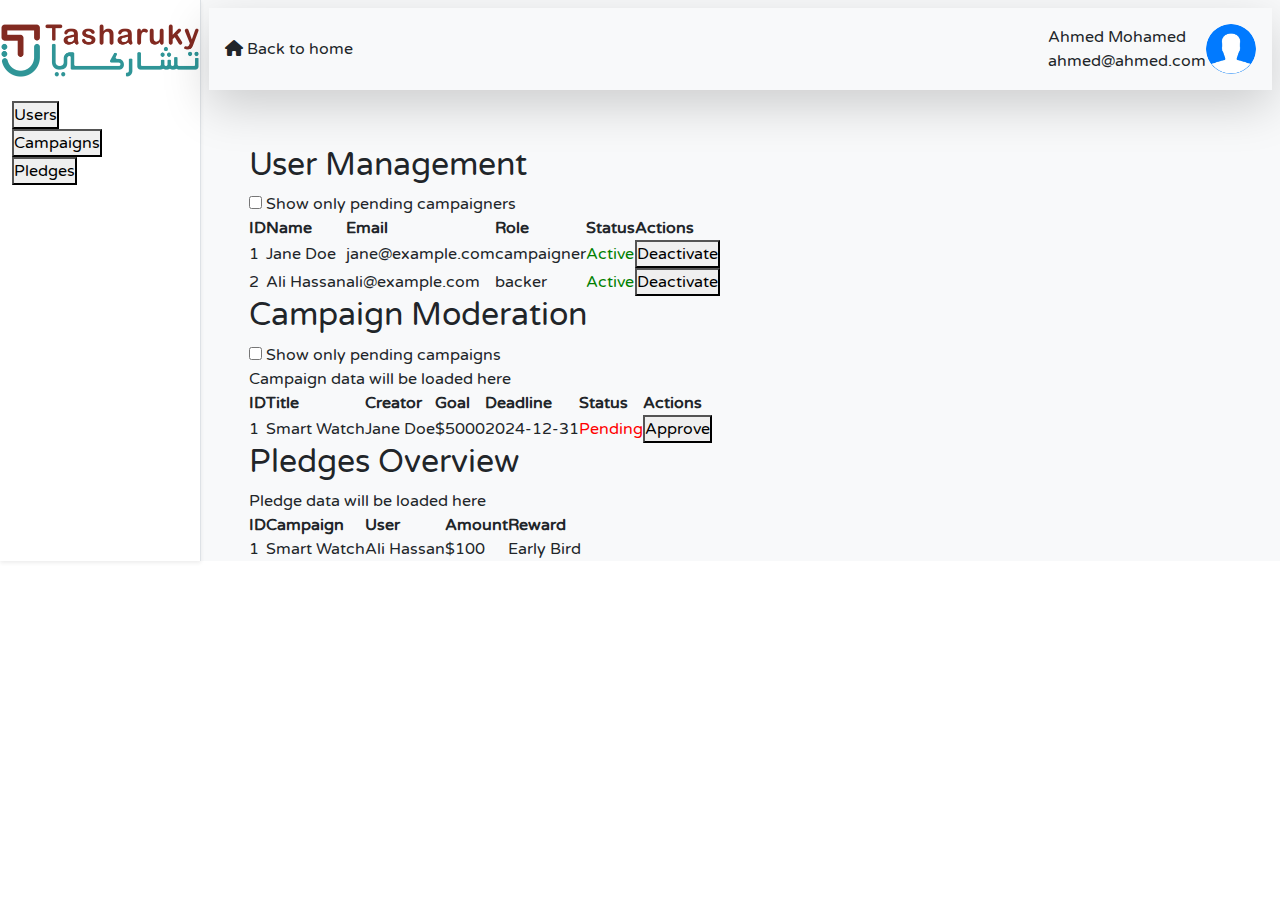
<file: admin.html>
<!DOCTYPE html>
<html lang="en">
  <head>
    <meta charset="UTF-8" />
    <meta name="viewport" content="width=device-width, initial-scale=1.0" />
    <link
      rel="shortcut icon"
      href="./assets/images/favicon.ico"
      type="image/x-icon"
    />
    <link
      rel="stylesheet"
      href="https://cdnjs.cloudflare.com/ajax/libs/font-awesome/6.7.2/css/all.min.css"
      integrity="sha512-Evv84Mr4kqVGRNSgIGL/F/aIDqQb7xQ2vcrdIwxfjThSH8CSR7PBEakCr51Ck+w+/U6swU2Im1vVX0SVk9ABhg=="
      crossorigin="anonymous"
      referrerpolicy="no-referrer"
    />
    <link rel="stylesheet" href="./css/bootstrap.min.css" />
    <link rel="stylesheet" href="./css/styles.css">

    <script src="./js/bootstrap.bundle.min.js" defer></script>

    <title>Tasharuky Admin Panel</title>
  </head>

  <body>
    <main class="d-flex bg-light">
      <aside class="sidebar shadow-sm border-end bg-white">
        <div class="brand-logo d-flex justify-content-center my-4">
          <a class="navbar-brand" href="#">
            <img
              src="./assets/images/logo.webp"
              alt="Tasharuky-logo"
              width="200"
            />
          </a>
        </div>
        <div class="content">
          <div class="container">
            <div class="">
              <button id="users-tab" class="tab-button active">Users</button>
            </div>
            <div class="">
              <button id="campaigns-tab" class="tab-button">Campaigns</button>
            </div>
            <div class="">
              <button id="pledges-tab" class="tab-button">Pledges</button>
            </div>
          </div>
        </div>
      </aside>
      <div class="content w-100">
        <header class="head p-2">
          <div class="shadow-lg">
            <div
              class="content-header p-3 d-flex justify-content-between align-items-center"
            >
              <div class="back-home">
                <a href="#" class="text-decoration-none text-dark">
                  <i class="fa-solid fa-house"></i> Back to home
                </a>
              </div>

                        <div class="user-info d-flex align-items-center">
                            <div class="info ms-3 text-start">
                                <p class="name m-0 text-capitalize"> Ahmed Mohamed </p>
                                <p class="email m-0"> ahmed@ahmed.com </p>
                            </div>
                            <img src="./assets/images/useravatar.webp" alt="avatar" width="50" class="rounded-circle">
                        </div>
                    </div>
                </div>
            </header>
            <div class="content-body  mx-auto ps-5 pt-5">

                <section id="users-section" class="tab-content active ">
                    <h2>User Management</h2>
                    <div class="filter-container ">
                        <label>
                            <input type="checkbox" id="pending-campaigners-filter"> Show only pending campaigners
                        </label>
                    </div>
                    <div class="table-container ">
                        <table id="users-table">
                            <thead>
                                <tr>
                                    <th>ID</th>
                                    <th>Name</th>
                                    <th>Email</th>
                                    <th>Role</th>
                                    <th>Status</th>
                                    <th>Actions</th>
                                </tr>
                            </thead>
                            <tbody id="users-table-body">

                                <tr>
                                    <td> User data will be loaded here</td>
                                </tr>
                            </tbody>
                        </table>
                    </div>
                </section>
                <section id="campaigns-section" class="tab-content">
                    <h2>Campaign Moderation</h2>
                    <div class="filter-container">
                        <label>
                            <input type="checkbox" id="pending-campaigns-filter"> Show only pending campaigns
                        </label>
                    </div>
                    <div class="table-container">
                        <table id="campaigns-table">
                            <thead>
                                <tr>
                                    <th>ID</th>
                                    <th>Title</th>
                                    <th>Creator</th>
                                    <th>Goal</th>
                                    <th>Deadline</th>
                                    <th>Status</th>
                                    <th>Actions</th>
                                </tr>
                            </thead>
                            <tbody id="campaigns-table-body">
                                Campaign data will be loaded here
                            </tbody>
                        </table>
                    </div>
                </section>

          <section id="pledges-section" class="tab-content">
            <h2>Pledges Overview</h2>
            <div class="table-container">
              <table id="pledges-table">
                <thead>
                  <tr>
                    <th>ID</th>
                    <th>Campaign</th>
                    <th>User</th>
                    <th>Amount</th>
                    <th>Reward</th>
                  </tr>
                </thead>
                <tbody id="pledges-table-body">
                  Pledge data will be loaded here
                </tbody>
              </table>
            </div>
          </section>
        </div>
      </div>
    </main>

    <!-- <main>
        <section id="users-section" class="tab-content active">
            <h2>User Management</h2>
            <div class="filter-container">
                <label>
                    <input type="checkbox" id="pending-campaigners-filter"> Show only pending campaigners
                </label>
            </div>
            <div class="table-container">
                <table id="users-table">
                    <thead>
                        <tr>
                            <th>ID</th>
                            <th>Name</th>
                            <th>Email</th>
                            <th>Role</th>
                            <th>Status</th>
                            <th>Actions</th>
                        </tr>
                    </thead>
                    <tbody id="users-table-body">
                        User data will be loaded here
                    </tbody>
                </table>
            </div>
        </section>

        <section id="campaigns-section" class="tab-content">
            <h2>Campaign Moderation</h2>
            <div class="filter-container">
                <label>
                    <input type="checkbox" id="pending-campaigns-filter"> Show only pending campaigns
                </label>
            </div>
            <div class="table-container">
                <table id="campaigns-table">
                    <thead>
                        <tr>
                            <th>ID</th>
                            <th>Title</th>
                            <th>Creator</th>
                            <th>Goal</th>
                            <th>Deadline</th>
                            <th>Status</th>
                            <th>Actions</th>
                        </tr>
                    </thead>
                    <tbody id="campaigns-table-body">
                        Campaign data will be loaded here
                    </tbody>
                </table>
            </div>
        </section>

        <section id="pledges-section" class="tab-content">
            <h2>Pledges Overview</h2>
            <div class="table-container">
                <table id="pledges-table">
                    <thead>
                        <tr>
                            <th>ID</th>
                            <th>Campaign</th>
                            <th>User</th>
                            <th>Amount</th>
                            <th>Reward</th>
                        </tr>
                    </thead>
                    <tbody id="pledges-table-body">
                        Pledge data will be loaded here
                    </tbody>
                </table>
            </div>
        </section>
    </main> -->

    <!-- <div id="modal" class="modal">
        <div class="modal-content">
            <span class="close-button">&times;</span>
            <h2 id="modal-title"></h2>
            <div id="modal-body"></div>
            <div class="modal-footer">
                <button id="modal-cancel" class="button secondary">Cancel</button>
                <button id="modal-confirm" class="button primary">Confirm</button>
            </div>
        </div>
    </div> -->

    <!-- <script type="module" src="./src/main.js"></script> -->
<script src="./js/oop/admin.js" type="module"></script>
</body>

</html>
</file>
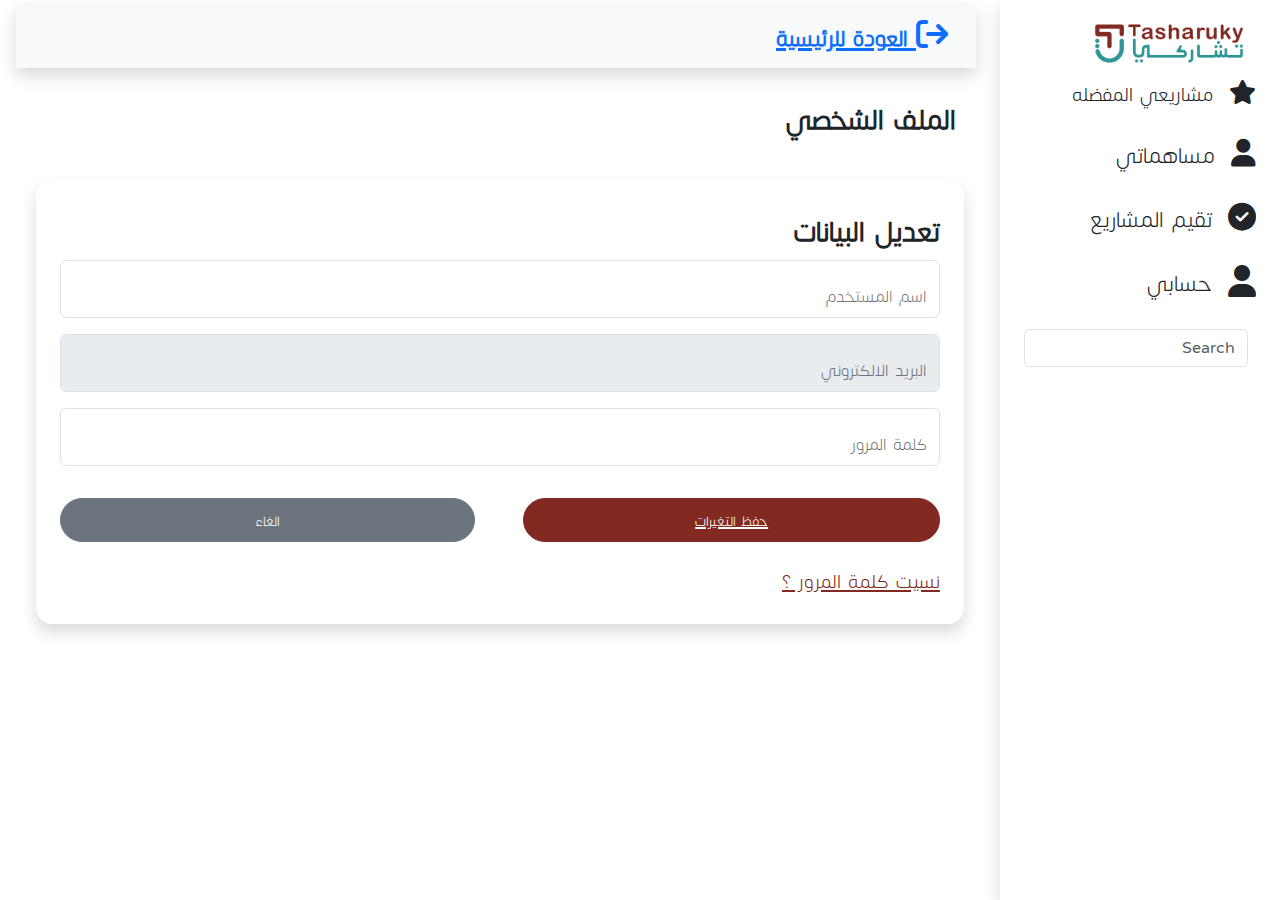
<file: backer-personal.html>
<!DOCTYPE html>
<html lang="en">
  <head>
    <meta charset="UTF-8" />
    <meta name="viewport" content="width=device-width, initial-scale=1.0" />
    <meta name="description" content="Tasharuky Crowdfunding Platform" />
    <link
      rel="shortcut icon"
      href="./assets/images/favicon.ico"
      type="image/x-icon"
    />
    <link
      rel="stylesheet"
      href="https://cdnjs.cloudflare.com/ajax/libs/font-awesome/6.7.2/css/all.min.css"
      integrity="sha512-Evv84Mr4kqVGRNSgIGL/F/aIDqQb7xQ2vcrdIwxfjThSH8CSR7PBEakCr51Ck+w+/U6swU2Im1vVX0SVk9ABhg=="
      crossorigin="anonymous"
      referrerpolicy="no-referrer"
    />
    <link rel="stylesheet" href="./css/bootstrap.min.css" />
    <link rel="stylesheet" href="./css/styles.css" />

    <script src="./js/bootstrap.bundle.min.js"></script>
    <title>Tasharuky</title>
  </head>
  <body dir="rtl">
    <div class="main d-flex align-items-start vh-100" style="width: 100vw">
      <div
        class="d-none d-lg-block h-100 bg-body shadow p-4"
        style="width: 280px"
      >
        <div class="">
          <img
            src="./assets/images/logo.webp"
            class="w-75 m-0 container-fluid"
            alt=""
          />
        </div>
        <div class="offcanvas-body">
          <ul class="navbar-nav justify-content-end flex-grow-1">
            <li class="nav-item d-flex align-items-center">
              <i class="fa-solid fa-star fs-4"></i>
              <a
                class="nav-link active fs-3 mx-3"
                aria-current="page"
                href="./backer.html"
                >مشاريعي المفضله</a
              >
            </li>
            <li class="nav-item d-flex align-items-center">
              <i class="fa-solid fa-user fs-3"></i>
              <a
                class="nav-link active fs-2 mx-3"
                aria-current="page"
                href="./backer.html"
              >
                مساهماتي</a
              >
            </li>
            <li class="nav-item d-flex align-items-center">
              <i class="fa-solid fa-circle-check fs-3"></i>
              <a
                class="nav-link active fs-2 mx-3"
                aria-current="page"
                href="./backer.html"
              >
                تقيم المشاريع</a
              >
            </li>
            <li class="nav-item d-flex align-items-center">
              <i class="fa-solid fa-user fs-2"></i>
              <a
                class="nav-link active fs-2 mx-3"
                aria-current="page"
                href="./backer-personal.html"
              >
                حسابي</a
              >
            </li>
          </ul>
          <form class="d-flex mt-3" role="search">
            <input
              class="form-control me-2"
              type="search"
              placeholder="Search"
              aria-label="Search"
            />
          </form>
        </div>
      </div>
      <div class="body-container mx-auto w-75">
        <nav
          class="navbar bg-body-tertiary shadow mx-auto mt-4 m-lg-1 w-100 w-lg-75 mb-4"
        >
          <div class="container-fluid">
            <button
              class="navbar-toggler d-lg-none"
              type="button"
              data-bs-toggle="offcanvas"
              data-bs-target="#offcanvasNavbar"
              aria-controls="offcanvasNavbar"
              aria-label="Toggle navigation"
            >
              <span class="navbar-toggler-icon"></span>
            </button>
            <div class="back-to-home mx-3 fs-2 fw-semibold">
              <a href="index.html">
                <i class="fa-solid fa-arrow-right-from-bracket"></i>
                <span>العودة للرئيسية</span>
              </a>
            </div>
            <div class="container-userName d-none">
              <div class="dropdown-center mx-3">
                <ul class="dropdown-menu">
                  <li>
                    <a class="dropdown-item fs-3" href="#">الملف الشخصي</a>
                  </li>
                  <li>
                    <a class="dropdown-item fs-3" href="#"> تسجيل خروج</a>
                  </li>
                </ul>
                <button
                  class="btn btn-primary text-capitalize dropdown-toggle fs-5"
                  type="button"
                  data-bs-toggle="dropdown"
                  aria-expanded="false"
                >
                  Centered dropdown
                </button>
              </div>
              <img
                src="./assets/images/useravatar.webp"
                class="container-fluid m-0"
                alt=""
                style="width: 77px"
              />
            </div>
            <div
              class="offcanvas offcanvas-end w-75"
              tabindex="-1"
              id="offcanvasNavbar"
              aria-labelledby="offcanvasNavbarLabel"
            >
              <div class="offcanvas-header">
                <img
                  src="./assets/images/logo.webp"
                  class="w-50 m-0 container-fluid"
                  alt=""
                />
                <button
                  type="button"
                  class="btn-close mx-3"
                  data-bs-dismiss="offcanvas"
                  aria-label="Close"
                ></button>
              </div>
              <div class="offcanvas-body">
                <ul class="navbar-nav justify-content-end flex-grow-1 pe-3">
                  <li class="nav-item d-flex align-items-center">
                    <i class="fa-solid fa-star"></i>
                    <a
                      class="nav-link active fs-2 mx-3"
                      aria-current="page"
                      href="./backer.html"
                      >مشاريعي المفضله</a
                    >
                  </li>
                  <li class="nav-item d-flex align-items-center">
                    <i class="fa-solid fa-user"></i>
                    <a
                      class="nav-link active fs-2 mx-3"
                      aria-current="page"
                      href="./backer.html"
                    >
                      مساهماتي</a
                    >
                  </li>
                  <li class="nav-item d-flex align-items-center">
                    <i class="fa-solid fa-circle-check"></i>
                    <a
                      class="nav-link active fs-2 mx-3"
                      aria-current="page"
                      href="./backer.html"
                    >
                      تقيم المشاريع</a
                    >
                  </li>
                  <li class="nav-item d-flex align-items-center">
                    <i class="fa-solid fa-user"></i>
                    <a
                      class="nav-link active fs-2 mx-3"
                      aria-current="page"
                      href="./backer-personal.html"
                    >
                      حسابي</a
                    >
                  </li>
                </ul>
                <form class="d-flex mt-3" role="search">
                  <input
                    class="form-control me-2"
                    type="search"
                    placeholder="Search"
                    aria-label="Search"
                  />
                  <button class="btn btn-outline-success" type="submit">
                    Search
                  </button>
                </form>
              </div>
            </div>
          </div>
        </nav>
        <h1 class="fw-bold m-4">الملف الشخصي</h1>
        <form class="user-info p-3 needs-validation">
          <div class="card-signup shadow p-4 bg-white rounded-4">
            <h2 class="fw-bold fs-1">تعديل البيانات</h2>
            <div class="form-floating mb-3">
              <input
                type="name"
                class="form-control"
                id="floatingInput"
                placeholder="name@example.com"
              />
              <label for="floatingInput" class="fs-4" style="right: 0"
                >اسم المستخدم</label
              >
            </div>
            <div id="massageName" class="fs-4"></div>
            <div class="form-floating mb-3">
              <input
                type="email"
                class="form-control"
                id="floatingEmail"
                placeholder="name@example.com"
                disabled
              />
              <label for="floatingInputDisabled" class="fs-4" style="right: 0">
                البريد الالكتروني</label
              >
            </div>
            <div class="form-floating mb-3">
              <input
                type="password"
                class="form-control"
                id="floatingpassword"
                placeholder="name@example.com"
                required
              />
              <label for="floatingpassword" class="fs-4" style="right: 0"
                >كلمة المرور
              </label>
            </div>
            <div id="massage" class="fs-4"></div>
            <div class="buttons d-flex align-items-center gap-1 gap-lg-5">
              <button
                type="submit"
                class="btn btn-primary w-50 d-flex my-3 justify-content-center align-items-center mx-auto rounded-5 fs-5"
              >
                <a href="#" class="text-white"> حفظ التغيرات </a>
              </button>
              <div class="button w-50 d-flex my-3 align-items-center">
                <a
                  href="#"
                  class="btn btn-secondary mx-auto w-100 rounded-5 fs-5"
                >
                  الغاء
                </a>
              </div>
            </div>
            <a href="#" class="text-primary fs-3"> نسيت كلمة المرور ؟</a>
          </div>
        </form>
      </div>
    </div>
    <script src="./js/oop/userPersonal.js"></script>
  </body>
</html>
</file>
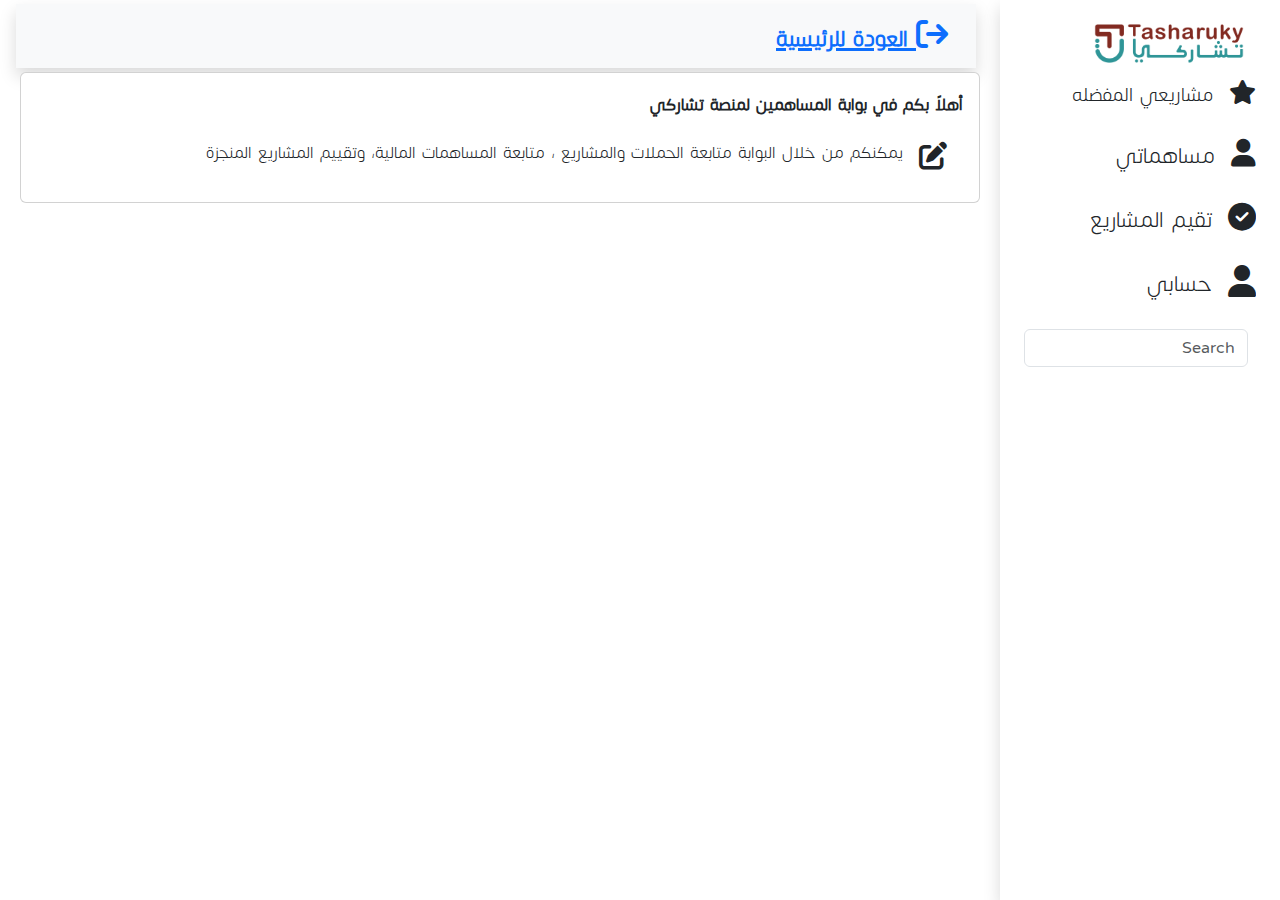
<file: backer.html>
<!DOCTYPE html>
<html lang="en">
  <head>
    <meta charset="UTF-8" />
    <meta name="viewport" content="width=device-width, initial-scale=1.0" />
    <meta name="description" content="Tasharuky Crowdfunding Platform" />
    <link
      rel="shortcut icon"
      href="./assets/images/favicon.ico"
      type="image/x-icon"
    />
    <link
      rel="stylesheet"
      href="https://cdnjs.cloudflare.com/ajax/libs/font-awesome/6.7.2/css/all.min.css"
      integrity="sha512-Evv84Mr4kqVGRNSgIGL/F/aIDqQb7xQ2vcrdIwxfjThSH8CSR7PBEakCr51Ck+w+/U6swU2Im1vVX0SVk9ABhg=="
      crossorigin="anonymous"
      referrerpolicy="no-referrer"
    />
    <link rel="stylesheet" href="./css/bootstrap.min.css" />
    <link rel="stylesheet" href="./css/styles.css" />

    <script src="./js/bootstrap.bundle.min.js"></script>
    <title>Tasharuky</title>
  </head>
  <body dir="rtl">
    <div class="main d-flex align-items-start vh-100" style="width: 100vw">
      <div
        class="d-none d-lg-block h-100 bg-body shadow p-4"
        style="width: 280px"
      >
        <div class="">
          <img
            src="./assets/images/logo.webp"
            class="w-75 m-0 container-fluid"
            alt=""
          />
        </div>
        <div class="offcanvas-body">
          <ul class="navbar-nav justify-content-end flex-grow-1">
            <li class="nav-item d-flex align-items-center">
              <i class="fa-solid fa-star fs-4"></i>
              <a
                class="nav-link active fs-3 mx-3"
                aria-current="page"
                href="./backer.html"
                >مشاريعي المفضله</a
              >
            </li>
            <li class="nav-item d-flex align-items-center">
              <i class="fa-solid fa-user fs-3"></i>
              <a
                class="nav-link active fs-2 mx-3"
                aria-current="page"
                href="./backer.html"
              >
                مساهماتي</a
              >
            </li>
            <li class="nav-item d-flex align-items-center">
              <i class="fa-solid fa-circle-check fs-3"></i>
              <a
                class="nav-link active fs-2 mx-3"
                aria-current="page"
                href="./backer.html"
              >
                تقيم المشاريع</a
              >
            </li>
            <li class="nav-item d-flex align-items-center">
              <i class="fa-solid fa-user fs-2"></i>
              <a
                class="nav-link active fs-2 mx-3"
                aria-current="page"
                href="./backer-personal.html"
              >
                حسابي</a
              >
            </li>
          </ul>
          <form class="d-flex mt-3" role="search">
            <input
              class="form-control me-2"
              type="search"
              placeholder="Search"
              aria-label="Search"
            />
          </form>
        </div>
      </div>
      <div class="body-container mx-auto w-75">
        <nav
          class="navbar bg-body-tertiary shadow mx-auto mt-4 m-lg-1 w-100 w-lg-75 mb-4"
        >
          <div class="container-fluid">
            <button
              class="navbar-toggler d-lg-none"
              type="button"
              data-bs-toggle="offcanvas"
              data-bs-target="#offcanvasNavbar"
              aria-controls="offcanvasNavbar"
              aria-label="Toggle navigation"
            >
              <span class="navbar-toggler-icon"></span>
            </button>
            <div class="back-to-home mx-3 fs-2 fw-semibold">
              <a href="index.html">
                <i class="fa-solid fa-arrow-right-from-bracket"></i>
                <span>العودة للرئيسية</span>
              </a>
            </div>
            <div class="container-userName d-none">
              <div class="dropdown-center mx-3">
                <ul class="dropdown-menu">
                  <li><a class="dropdown-item fs-3" href="#">حسابي</a></li>
                  <li>
                    <a class="dropdown-item fs-3" href="#"> تسجيل خروج</a>
                  </li>
                </ul>
                <button
                  class="btn btn-primary text-capitalize dropdown-toggle fs-5"
                  type="button"
                  data-bs-toggle="dropdown"
                  aria-expanded="false"
                >
                  Centered dropdown
                </button>
              </div>
              <img
                src="./assets/images/useravatar.webp"
                class="container-fluid m-0"
                alt=""
                style="width: 77px"
              />
            </div>

            <div
              class="offcanvas offcanvas-end w-75"
              tabindex="-1"
              id="offcanvasNavbar"
              aria-labelledby="offcanvasNavbarLabel"
            >
              <div class="offcanvas-header">
                <img
                  src="./assets/images/logo.webp"
                  class="w-50 m-0 container-fluid"
                  alt=""
                />
                <button
                  type="button"
                  class="btn-close mx-3"
                  data-bs-dismiss="offcanvas"
                  aria-label="Close"
                ></button>
              </div>
              <div class="offcanvas-body">
                <ul class="navbar-nav justify-content-end flex-grow-1 pe-3">
                  <li class="nav-item d-flex align-items-center">
                    <i class="fa-solid fa-star"></i>
                    <a
                      class="nav-link active fs-2 mx-3"
                      aria-current="page"
                      href="#"
                      >مشاريعي المفضله</a
                    >
                  </li>
                  <li class="nav-item d-flex align-items-center">
                    <i class="fa-solid fa-user"></i>
                    <a
                      class="nav-link active fs-2 mx-3"
                      aria-current="page"
                      href="#"
                    >
                      مساهماتي</a
                    >
                  </li>
                  <li class="nav-item d-flex align-items-center">
                    <i class="fa-solid fa-circle-check"></i>
                    <a
                      class="nav-link active fs-2 mx-3"
                      aria-current="page"
                      href="#"
                    >
                      تقيم المشاريع</a
                    >
                  </li>
                  <li class="nav-item d-flex align-items-center">
                    <i class="fa-solid fa-user"></i>
                    <a
                      class="nav-link active fs-2 mx-3"
                      aria-current="page"
                      href="./backer-personal.html"
                    >
                      حسابي</a
                    >
                  </li>
                </ul>
                <form class="d-flex mt-3" role="search">
                  <input
                    class="form-control me-2"
                    type="search"
                    placeholder="Search"
                    aria-label="Search"
                  />
                  <button class="btn btn-outline-success" type="submit">
                    Search
                  </button>
                </form>
              </div>
            </div>
          </div>
        </nav>
        <div class="card">
          <div class="card-body">
            <h4 class="fw-bold">أهلاً بكم في بوابة المساهمين لمنصة تشاركي</h4>

            <div class="icon d-flex align-items-center">
              <i class="fa-solid fa-pen-to-square fs-3 m-3"></i>
              <h4 class="">
                يمكنكم من خلال البوابة متابعة الحملات والمشاريع ، متابعة
                المساهمات المالية، وتقييم المشاريع المنجزة
              </h4>
            </div>
          </div>
        </div>
      </div>
    </div>
    <script>
      const addUserName = () => {
        const user = JSON.parse(localStorage.getItem("user"));
        if (user) {
          const userName = document.querySelector(".dropdown-center");
          const imageUser = document.querySelector(".register-login img");
          const containerUser = document.querySelector(".container-userName");
          containerUser.classList.remove("d-none");
          containerUser.style =
            "margin-right: 20px; display: flex; align-items: center;";
          userName.children[1].textContent = user.name;
        }
      };
      addUserName();
      // logout
      const logout = () => {
        const buttonLogout =
          document.querySelector(".dropdown-menu").children[1];
        buttonLogout.addEventListener("click", () => {
          localStorage.removeItem("user");
          window.location.href = "login.html";
        });
      };
      logout();
    </script>
  </body>
</html>
</file>
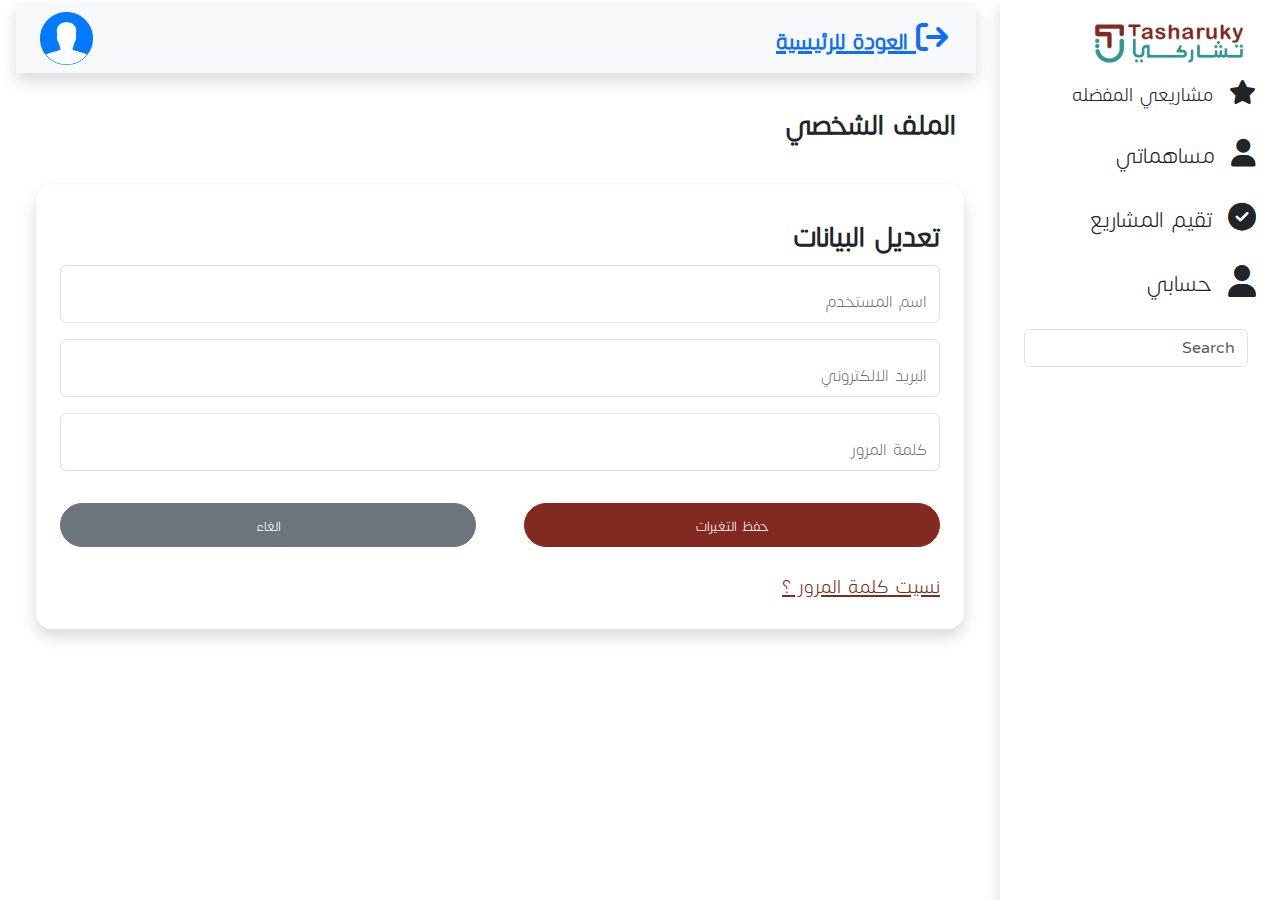
<file: campaigner-personal.html>
<!DOCTYPE html>
<html lang="en">
  <head>
    <meta charset="UTF-8" />
    <meta name="viewport" content="width=device-width, initial-scale=1.0" />
    <meta name="description" content="Tasharuky Crowdfunding Platform" />
    <link
      rel="shortcut icon"
      href="./assets/images/favicon.ico"
      type="image/x-icon"
    />
    <link
      rel="stylesheet"
      href="https://cdnjs.cloudflare.com/ajax/libs/font-awesome/6.7.2/css/all.min.css"
      integrity="sha512-Evv84Mr4kqVGRNSgIGL/F/aIDqQb7xQ2vcrdIwxfjThSH8CSR7PBEakCr51Ck+w+/U6swU2Im1vVX0SVk9ABhg=="
      crossorigin="anonymous"
      referrerpolicy="no-referrer"
    />
    <link rel="stylesheet" href="./css/bootstrap.min.css" />
    <link rel="stylesheet" href="./css/styles.css" />

    <script src="./js/bootstrap.bundle.min.js"></script>
    <title>Tasharuky</title>
  </head>
  <body dir="rtl">
    <div class="main d-flex align-items-start vh-100" style="width: 100vw">
      <div
        class="d-none d-lg-block h-100 bg-body shadow p-4"
        style="width: 280px"
      >
        <div class="">
          <img
            src="./assets/images/logo.webp"
            class="w-75 m-0 container-fluid"
            alt=""
          />
        </div>
        <div class="offcanvas-body">
          <ul class="navbar-nav justify-content-end flex-grow-1">
            <li class="nav-item d-flex align-items-center">
              <i class="fa-solid fa-star fs-4"></i>
              <a
                class="nav-link active fs-3 mx-3"
                aria-current="page"
                href="./backer.html"
                >مشاريعي المفضله</a
              >
            </li>
            <li class="nav-item d-flex align-items-center">
              <i class="fa-solid fa-user fs-3"></i>
              <a
                class="nav-link active fs-2 mx-3"
                aria-current="page"
                href="./backer.html"
              >
                مساهماتي</a
              >
            </li>
            <li class="nav-item d-flex align-items-center">
              <i class="fa-solid fa-circle-check fs-3"></i>
              <a
                class="nav-link active fs-2 mx-3"
                aria-current="page"
                href="./backer.html"
              >
                تقيم المشاريع</a
              >
            </li>
            <li class="nav-item d-flex align-items-center">
              <i class="fa-solid fa-user fs-2"></i>
              <a
                class="nav-link active fs-2 mx-3"
                aria-current="page"
                href="./campaigner-personal.html"
              >
                حسابي</a
              >
            </li>
          </ul>
          <form class="d-flex mt-3" role="search">
            <input
              class="form-control me-2"
              type="search"
              placeholder="Search"
              aria-label="Search"
            />
          </form>
        </div>
      </div>
      <div class="body-container mx-auto w-75">
        <nav
          class="navbar bg-body-tertiary shadow mx-auto mt-4 m-lg-1 w-100 w-lg-75 mb-4"
        >
          <div class="container-fluid">
            <button
              class="navbar-toggler d-lg-none"
              type="button"
              data-bs-toggle="offcanvas"
              data-bs-target="#offcanvasNavbar"
              aria-controls="offcanvasNavbar"
              aria-label="Toggle navigation"
            >
              <span class="navbar-toggler-icon"></span>
            </button>
            <div class="back-to-home d-none d-lg-block mx-3 fs-2 fw-semibold">
              <a href="index.html">
                <i class="fa-solid fa-arrow-right-from-bracket"></i>
                <span>العودة للرئيسية</span>
              </a>
            </div>
            <img
              src="./assets/images/useravatar.webp"
              class="container-fluid m-0"
              alt=""
              style="width: 77px"
            />
            <div
              class="offcanvas offcanvas-end w-75"
              tabindex="-1"
              id="offcanvasNavbar"
              aria-labelledby="offcanvasNavbarLabel"
            >
              <div class="offcanvas-header">
                <img
                  src="./assets/images/logo.webp"
                  class="w-50 m-0 container-fluid"
                  alt=""
                />
                <button
                  type="button"
                  class="btn-close mx-3"
                  data-bs-dismiss="offcanvas"
                  aria-label="Close"
                ></button>
              </div>
              <div class="offcanvas-body">
                <ul class="navbar-nav justify-content-end flex-grow-1 pe-3">
                  <li class="nav-item d-flex align-items-center">
                    <i class="fa-solid fa-star"></i>
                    <a
                      class="nav-link active fs-2 mx-3"
                      aria-current="page"
                      href="./campaigner.html"
                      >مشاريعي المفضله</a
                    >
                  </li>
                  <li class="nav-item d-flex align-items-center">
                    <i class="fa-solid fa-user"></i>
                    <a
                      class="nav-link active fs-2 mx-3"
                      aria-current="page"
                      href="./campaigner.html"
                    >
                      مساهماتي</a
                    >
                  </li>
                  <li class="nav-item d-flex align-items-center">
                    <i class="fa-solid fa-circle-check"></i>
                    <a
                      class="nav-link active fs-2 mx-3"
                      aria-current="page"
                      href="./campaigner.html"
                    >
                      تقيم المشاريع</a
                    >
                  </li>
                  <li class="nav-item d-flex align-items-center">
                    <i class="fa-solid fa-user"></i>
                    <a
                      class="nav-link active fs-2 mx-3"
                      aria-current="page"
                      href="./campaigner-personal.html"
                    >
                      حسابي</a
                    >
                  </li>
                </ul>
                <form class="d-flex mt-3" role="search">
                  <input
                    class="form-control me-2"
                    type="search"
                    placeholder="Search"
                    aria-label="Search"
                  />
                  <button class="btn btn-outline-success" type="submit">
                    Search
                  </button>
                </form>
              </div>
            </div>
          </div>
        </nav>
        <h1 class="fw-bold m-4">الملف الشخصي</h1>
        <div class="signup-form p-3">
          <div class="card-signup shadow p-4 bg-white rounded-4">
            <h2 class="fw-bold fs-1">تعديل البيانات</h2>
            <div class="form-floating mb-3">
              <input
                type="name"
                class="form-control"
                id="floatingInput"
                placeholder="name@example.com"
              />
              <label for="floatingInput" class="fs-4" style="right: 0"
                >اسم المستخدم</label
              >
            </div>

            <div class="form-floating mb-3">
              <input
                type="email"
                class="form-control"
                id="floatingInputDisabled"
                placeholder="name@example.com"
              />
              <label for="floatingInputDisabled" class="fs-4" style="right: 0">
                البريد الالكتروني</label
              >
            </div>
            <div class="form-floating mb-3">
              <input
                type="password"
                class="form-control"
                id="floatingpassword"
                placeholder="name@example.com"
              />
              <label for="floatingpassword" class="fs-4" style="right: 0"
                >كلمة المرور
              </label>
            </div>

            <div class="buttons d-flex align-items-center gap-1 gap-lg-5">
              <div class="button w-50 d-flex my-3 align-items-center">
                <a
                  href="./backer.html"
                  class="btn btn-primary w-100 btn mx-auto rounded-5 fs-5"
                >
                  حفظ التغيرات
                </a>
              </div>
              <div class="button w-50 d-flex my-3 align-items-center">
                <a
                  href="./backer.html"
                  class="btn btn-secondary btn mx-auto w-100 rounded-5 fs-5"
                >
                  الغاء
                </a>
              </div>
            </div>
            <a href="#" class="text-primary fs-3"> نسيت كلمة المرور ؟</a>
          </div>
        </div>
      </div>
    </div>
  </body>
</html>
</file>
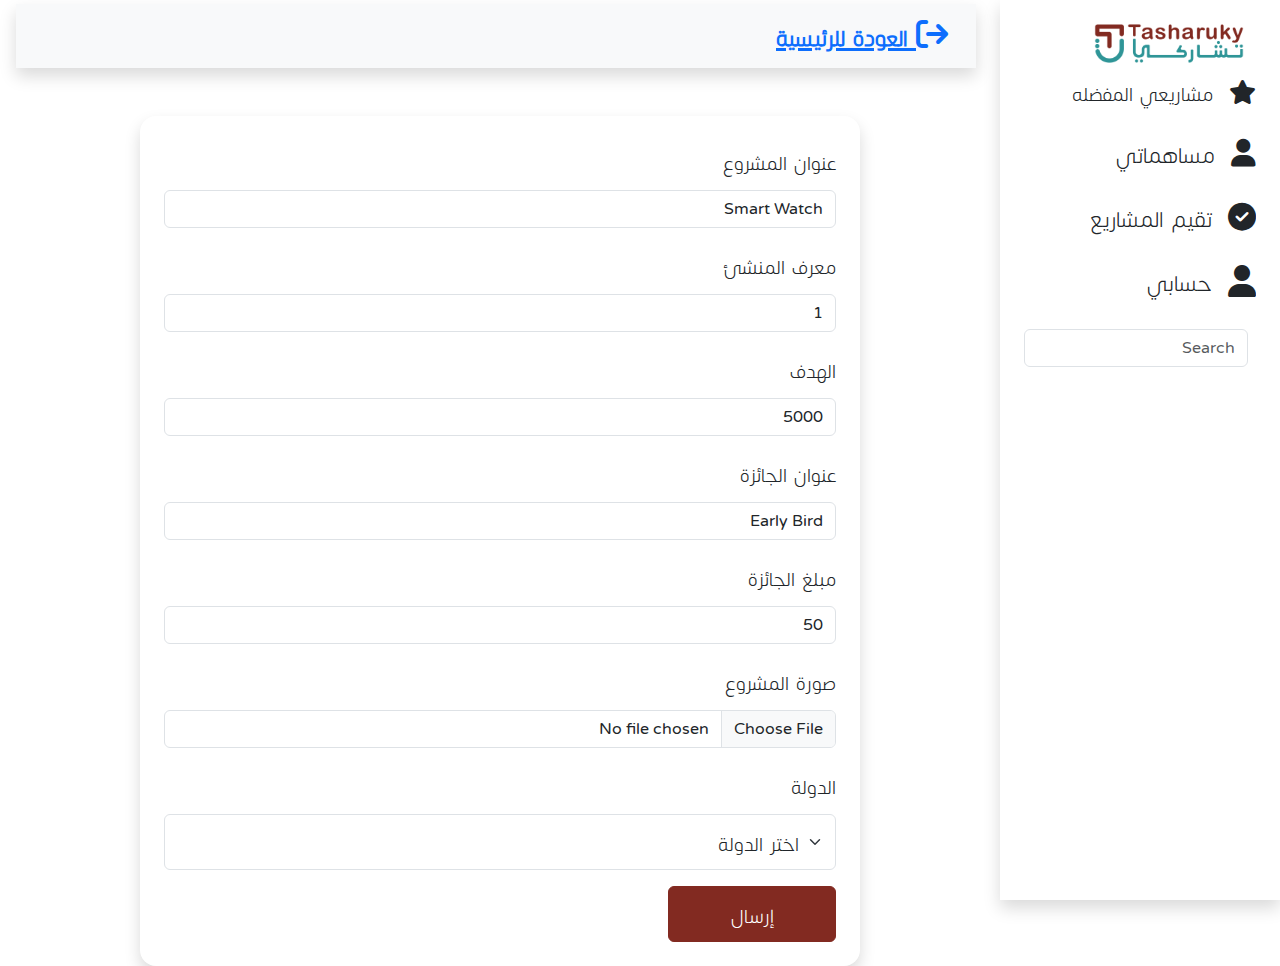
<file: campaigner.html>
<!DOCTYPE html>
<html lang="en">
  <head>
    <meta charset="UTF-8" />
    <meta name="viewport" content="width=device-width, initial-scale=1.0" />
    <meta name="description" content="Tasharuky Crowdfunding Platform" />
    <link
      rel="shortcut icon"
      href="./assets/images/favicon.ico"
      type="image/x-icon"
    />
    <link
      rel="stylesheet"
      href="https://cdnjs.cloudflare.com/ajax/libs/font-awesome/6.7.2/css/all.min.css"
      integrity="sha512-Evv84Mr4kqVGRNSgIGL/F/aIDqQb7xQ2vcrdIwxfjThSH8CSR7PBEakCr51Ck+w+/U6swU2Im1vVX0SVk9ABhg=="
      crossorigin="anonymous"
      referrerpolicy="no-referrer"
    />
    <link rel="stylesheet" href="./css/bootstrap.min.css" />
    <link rel="stylesheet" href="./css/styles.css" />

    <script src="./js/bootstrap.bundle.min.js"></script>
    <title>Tasharuky</title>
  </head>
  <body dir="rtl">
    <div class="main d-flex align-items-start vh-100" style="width: 100vw">
      <div
        class="d-none d-lg-block h-100 bg-body shadow p-4"
        style="width: 280px"
      >
        <div class="">
          <img
            src="./assets/images/logo.webp"
            class="w-75 m-0 container-fluid"
            alt=""
          />
        </div>
        <div class="offcanvas-body">
          <ul class="navbar-nav justify-content-end flex-grow-1">
            <li class="nav-item d-flex align-items-center">
              <i class="fa-solid fa-star fs-4"></i>
              <a
                class="nav-link active fs-3 mx-3"
                aria-current="page"
                href="./campaigner.html"
                >مشاريعي المفضله</a
              >
            </li>
            <li class="nav-item d-flex align-items-center">
              <i class="fa-solid fa-user fs-3"></i>
              <a
                class="nav-link active fs-2 mx-3"
                aria-current="page"
                href="./campaigner.html"
              >
                مساهماتي</a
              >
            </li>
            <li class="nav-item d-flex align-items-center">
              <i class="fa-solid fa-circle-check fs-3"></i>
              <a
                class="nav-link active fs-2 mx-3"
                aria-current="page"
                href="./campaigner.html"
              >
                تقيم المشاريع</a
              >
            </li>
            <li class="nav-item d-flex align-items-center">
              <i class="fa-solid fa-user fs-2"></i>
              <a
                class="nav-link active fs-2 mx-3"
                aria-current="page"
                href="./campaigner-personal.html"
              >
                حسابي</a
              >
            </li>
          </ul>
          <form class="d-flex mt-3" role="search">
            <input
              class="form-control me-2"
              type="search"
              placeholder="Search"
              aria-label="Search"
            />
          </form>
        </div>
      </div>
      <div class="body-container mx-auto w-75">
        <nav
          class="navbar bg-body-tertiary shadow mx-auto mt-4 m-lg-1 w-100 w-lg-75 mb-4"
        >
          <div class="container-fluid">
            <button
              class="navbar-toggler d-lg-none"
              type="button"
              data-bs-toggle="offcanvas"
              data-bs-target="#offcanvasNavbar"
              aria-controls="offcanvasNavbar"
              aria-label="Toggle navigation"
            >
              <span class="navbar-toggler-icon"></span>
            </button>
            <div class="back-to-home mx-3 fs-2 fw-semibold">
              <a href="index.html">
                <i class="fa-solid fa-arrow-right-from-bracket"></i>
                <span>العودة للرئيسية</span>
              </a>
            </div>
            <div class="container-userName d-none">
              <div class="dropdown-center mx-3">
                <ul class="dropdown-menu">
                  <li><a class="dropdown-item fs-3" href="#">حسابي</a></li>
                  <li>
                    <a class="dropdown-item fs-3" href="#"> تسجيل خروج</a>
                  </li>
                </ul>
                <button
                  class="btn btn-primary text-capitalize dropdown-toggle fs-5"
                  type="button"
                  data-bs-toggle="dropdown"
                  aria-expanded="false"
                >
                  Centered dropdown
                </button>
              </div>
              <img
                src="./assets/images/useravatar.webp"
                class="container-fluid m-0"
                alt=""
                style="width: 77px"
              />
            </div>

            <div
              class="offcanvas offcanvas-end w-75"
              tabindex="-1"
              id="offcanvasNavbar"
              aria-labelledby="offcanvasNavbarLabel"
            >
              <div class="offcanvas-header">
                <img
                  src="./assets/images/logo.webp"
                  class="w-50 m-0 container-fluid"
                  alt=""
                />
                <button
                  type="button"
                  class="btn-close mx-3"
                  data-bs-dismiss="offcanvas"
                  aria-label="Close"
                ></button>
              </div>
              <div class="offcanvas-body">
                <ul class="navbar-nav justify-content-end flex-grow-1 pe-3">
                  <li class="nav-item d-flex align-items-center">
                    <i class="fa-solid fa-star"></i>
                    <a
                      class="nav-link active fs-2 mx-3"
                      aria-current="page"
                      href="#"
                      >مشاريعي المفضله</a
                    >
                  </li>
                  <li class="nav-item d-flex align-items-center">
                    <i class="fa-solid fa-user"></i>
                    <a
                      class="nav-link active fs-2 mx-3"
                      aria-current="page"
                      href="#"
                    >
                      مساهماتي</a
                    >
                  </li>
                  <li class="nav-item d-flex align-items-center">
                    <i class="fa-solid fa-circle-check"></i>
                    <a
                      class="nav-link active fs-2 mx-3"
                      aria-current="page"
                      href="#"
                    >
                      تقيم المشاريع</a
                    >
                  </li>
                  <li class="nav-item d-flex align-items-center">
                    <i class="fa-solid fa-user"></i>
                    <a
                      class="nav-link active fs-2 mx-3"
                      aria-current="page"
                      href="./campaigner-personal.html"
                    >
                      حسابي</a
                    >
                  </li>
                </ul>
                <form class="d-flex mt-3" role="search">
                  <input
                    class="form-control me-2"
                    type="search"
                    placeholder="Search"
                    aria-label="Search"
                  />
                  <button class="btn btn-outline-success" type="submit">
                    Search
                  </button>
                </form>
              </div>
            </div>
          </div>
        </nav>
        <!-- // form to create project  -->
        <form
          class="form-send shadow p-4 bg-body rounded-4 mt-5 w-75 mx-auto needs-validation"
        >
          <div class="mb-3">
            <label for="title" class="form-label fs-3">عنوان المشروع</label>
            <input
              type="text"
              class="form-control"
              id="title"
              value="Smart Watch"
            />
          </div>
          <div class="mb-3">
            <label for="creatorId" class="form-label fs-3">معرف المنشئ</label>
            <input
              type="number"
              class="form-control"
              id="creatorId"
              value="1"
            />
          </div>
          <div class="mb-3">
            <label for="goal" class="form-label fs-3">الهدف</label>
            <input type="number" class="form-control" id="goal" value="5000" />
          </div>
          <div class="mb-3">
            <label for="rewardTitle" class="form-label fs-3"
              >عنوان الجائزة</label
            >
            <input
              type="text"
              class="form-control"
              id="rewardTitle"
              value="Early Bird"
            />
          </div>
          <div class="mb-3">
            <label for="rewardAmount" class="form-label fs-3"
              >مبلغ الجائزة</label
            >
            <input
              type="number"
              class="form-control"
              id="rewardAmount"
              value="50"
            />
          </div>
          <!-- // upload image -->
          <div class="mb-3">
            <label for="formFile" class="form-label fs-3">صورة المشروع</label>
            <input class="form-control" type="file" id="formFile" />
          </div>
          <!-- // الدوله   -->
          <div class="mb-3">
            <label for="country" class="form-label fs-3">الدولة</label>
            <select
              class="form-select fs-3"
              aria-label="Default select example"
            >
              <option selected>اختر الدولة</option>
              <option value="1">مصر</option>
              <option value="3">فلسطين</option>
              <option value="2">السعوديه</option>
            </select>
          </div>
          <button type="submit" class="btn btn-primary w-25 fs-3">إرسال</button>
        </form>
      </div>
    </div>
    <script src="./js/oop/campaigner.js"></script>
  </body>
</html>
</file>
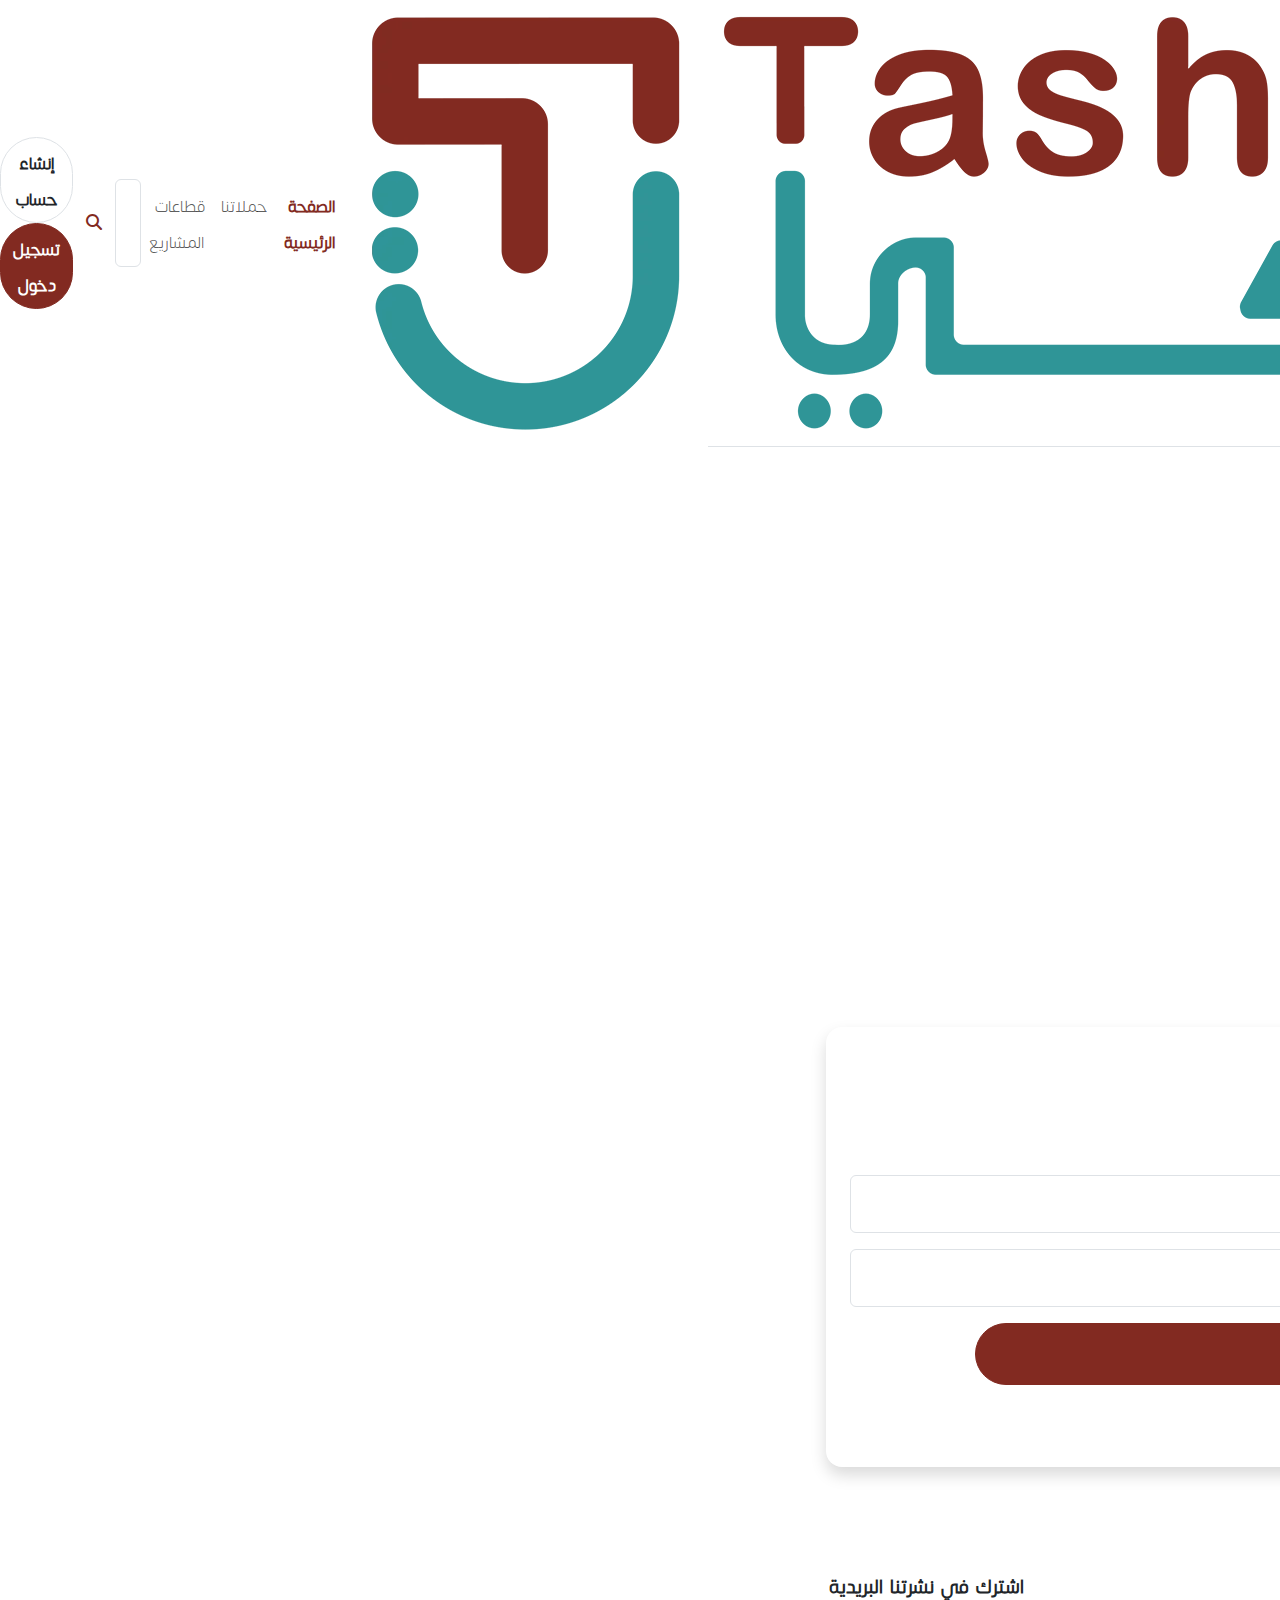
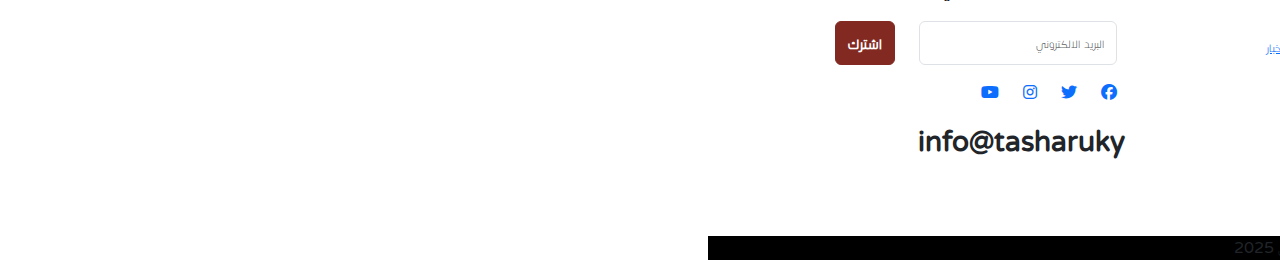
<file: login.html>
<!DOCTYPE html>
<html lang="en">
  <head>
    <meta charset="UTF-8" />
    <meta name="viewport" content="width=device-width, initial-scale=1.0" />
    <link
      rel="shortcut icon"
      href="./assets/images/favicon.ico"
      type="image/x-icon"
    />
    <link
      rel="stylesheet"
      href="https://cdnjs.cloudflare.com/ajax/libs/font-awesome/6.7.2/css/all.min.css"
      integrity="sha512-Evv84Mr4kqVGRNSgIGL/F/aIDqQb7xQ2vcrdIwxfjThSH8CSR7PBEakCr51Ck+w+/U6swU2Im1vVX0SVk9ABhg=="
      crossorigin="anonymous"
      referrerpolicy="no-referrer"
    />
    <link rel="stylesheet" href="./css/bootstrap.min.css" />
    <link rel="stylesheet" href="./css/styles.css" />

    <script src="./js/bootstrap.bundle.min.js"></script>
    <title>Tasharuky</title>
  </head>
  <body dir="rtl">
    <nav class="navbar navbar-expand-lg border-bottom">
      <div
        class="container-fluid justify-content-evenly justify-content-sm-between"
      >
        <a class="navbar-brand" href="#">
          <img src="./assets/images/logo.webp" alt="Tasharuky-logo" />
        </a>

        <div class="collapse navbar-collapse me-3" id="navbarSupportedContent">
          <ul class="navbar-nav ms-auto mb-2 mb-lg-0">
            <li class="nav-item">
              <a
                class="nav-link active fs-4 fw-bold text-primary"
                aria-current="page"
                href="#"
                >الصفحة الرئيسية</a
              >
            </li>
            <li class="nav-item">
              <a class="nav-link fs-4" href="#">حملاتنا</a>
            </li>
            <li class="nav-item">
              <a class="nav-link fs-4" href="#">قطاعات المشاريع</a>
            </li>
            <form class="d-flex" role="search">
              <input
                class="form-control py-0"
                type="search"
                placeholder="بحث ..."
                aria-label="Search"
              />
              <button class="btn" type="submit">
                <i class="fa-solid fa-magnifying-glass text-primary"></i>
              </button>
            </form>
          </ul>
        </div>
        <div class="register-login">
          <a
            href="./signup.html"
            class="btn fs-4 fw-semibold border rounded-pill"
          >
            إنشاء حساب
          </a>
          <a
            href="#"
            class="btn btn-primary fs-4 fw-semibold border rounded-pill"
            >تسجيل دخول</a
          >
        </div>
        <button
          class="navbar-toggler"
          type="button"
          data-bs-toggle="collapse"
          data-bs-target="#navbarSupportedContent"
          aria-controls="navbarSupportedContent"
          aria-expanded="false"
          aria-label="Toggle navigation"
        >
          <span class="navbar-toggler-icon"></span>
        </button>
      </div>
    </nav>

    <!-- ------------------------ main ------------------------------------ -->
    <form class="login-main">
      <div class="container row mx-auto p-md-5">
        <div
          class="info-wrapper p-3 mb-3 text-center text-white col-12 col-md-8 col-lg-5 mx-auto d-flex flex-column justify-content-center"
        >
          <h1 class="fw-bold mb-3" style="font-size: calc(3.375rem + 1.5vw)">
            منصة تشاركي
          </h1>
          <h2 class="fw-bold fs-1 mb-3">
            أهلاً بكم في منصة تشاركي للتمويل الجماعي
          </h2>
          <p class="fs-3">
            تشاركي منصة تربط أصحاب المشاريع الإنسانية ذات الأثر الاجتماعي من
            جميع أنحاء العالم، يمكنك الآن بدء رحلتك عبر تشاركي سواء كنت طالب
            تمويل 'منظمة' أو داعم 'متبرع' عبر امتلاك حساب مجاني يتيح لك سهولة
            إجراء العمليات التي تحتاج إليها داخل منصتنا.
          </p>
        </div>
        <form class="login-form p-3 col-12 col-md-8 col-lg-5 mx-auto">
          <div class="card-signup shadow p-4 bg-white rounded-4">
            <h2 class="fw-bold fs-1 mb-4">تسجيل دخول</h2>
            <div class="msg fs-4">
              <p class="">
                ليس لديك حساب ؟
                <a href="./signup.html" class="text-primary"> انشاء حساب</a>
              </p>
            </div>
            <div class="form-floating mb-3">
              <input
                type="email"
                class="form-control"
                id="floatingEmail"
                placeholder="name@example.com"
                required
              />
              <label for="floatingInput" class="fs-4" style="right: 0">
                البريد الالكتروني</label
              >
            </div>
            <div class="form-floating mb-3">
              <input
                type="password"
                class="form-control"
                id="floatingpassword"
                placeholder=""
                required
              />
              <label for="floatingpassword" class="fs-4" style="right: 0"
                >كلمة المرور
              </label>
            </div>
            <div id="massage" class="invalid-feedback fs-4"></div>
            <div class="button w-100 d-flex my-3">
              <button
                type="submit"
                class="btn btn-primary btn mx-auto w-75 rounded-5 fs-2"
              >
                تسجيل دخول
              </button>
            </div>
            <a href="#" class="text-primary fs-3"> نسيت كلمة المرور ؟</a>
          </div>
        </form>
      </div>
    </form>
    <!-- ---------------- footer 8 ---------------- --- -->

    <div class="footer text-center">
      <div class="w-100 row justify-content-center pt-5 px-4 px-md-2 mx-auto">
        <div class="col-12 col-md-4 col-lg-3">
          <div class="company d-flex justify-content-start my-3">
            <img
              class="w-75"
              src="./assets/images/logo.webp"
              alt="Tasharuky-logo"
            />
          </div>
          <p class="mt-3">
            تشاركي.. منصة رقمية متخصصة في التمويل الجماعي، صُممت لتكون بيئة آمنة
            لتقديم حلول ذكية باستخدام أحدث تقنيات التكنولوجيا المالية، وبوابة
            تجمع مؤسسات العمل الإنساني الموثوقة مع الممولين؛ تتميز تشاركي في
            تطبيق مبدأ المشاركة كونها تعمل على نطاق دولي وتوفر للداعمين خيارات
            متعددة في عرض مشاريع المؤسسات في مكان واحد، ومتوافقة مع مبادئ
            الشريعة الإسلامية.
          </p>
        </div>
        <div class="col-12 col-md-4 col-lg-1">
          <ul
            class="list-unstyled d-flex justify-content-center align-items-start flex-column"
          >
            <li><a href="#">الرئيسية</a></li>
            <li><a href="#">من نحن</a></li>
            <li><a href="#">الخدمات</a></li>
            <li><a href="#">شركاؤنا</a></li>
          </ul>
        </div>
        <div class="col-12 col-md-4 col-lg-2">
          <ul
            class="list-unstyled d-flex justify-content-center align-items-start flex-column"
          >
            <li><a href="#">كيف تعمل تشاركي</a></li>
            <li><a href="#">تقيم مؤسسات والمشاريع </a></li>
            <li><a href="#">سياسة استرداد الاموال</a></li>
            <li><a href="#">سياسة الخصوصية</a></li>
          </ul>
        </div>
        <div class="col-12 col-md-4 col-lg-2">
          <ul
            class="list-unstyled d-flex justify-content-center align-items-start flex-column"
          >
            <li><a href="#"> اكتشف</a></li>
            <li><a href="#"> المقالات </a></li>
            <li><a href="#">اسئله شائعه </a></li>
            <li><a href="#"> الانشطه والاخبار</a></li>
            <li><a href="#"> اتصل بنا</a></li>
          </ul>
        </div>
        <div class="last-section col-12 col-md-4 col-lg-4">
          <p class="label fw-bold fs-3">اشترك في نشرتنا البريدية</p>
          <div class="subscripe d-flex gap-4">
            <input
              class="form-control me-2 w-50"
              type="email"
              placeholder="البريد الالكتروني"
            />
            <button class="btn btn-primary fw-bold fs-5">اشترك</button>
          </div>
          <ul>
            <li class="d-flex gap-4 mx-2 my-3">
              <a href="#"><i class="fa-brands fa-facebook"></i></a>
              <a href="#"><i class="fa-brands fa-twitter"></i></a>
              <a href="#"><i class="fa-brands fa-instagram"></i></a>
              <a href="#"><i class="fa-brands fa-youtube"></i></a>
            </li>
          </ul>
          <p class="label fw-bold fs-3 text-end">info@tasharuky</p>
        </div>
      </div>
      <div class="copy-right text-center bg-black">
        <p dir="rtl" class="m-0">© جميع الحقوق محفوظة منصة تشاركي 2025</p>
      </div>
    </div>
    <script src="./js/functions/auth.js"></script>
  </body>
</html>
</file>
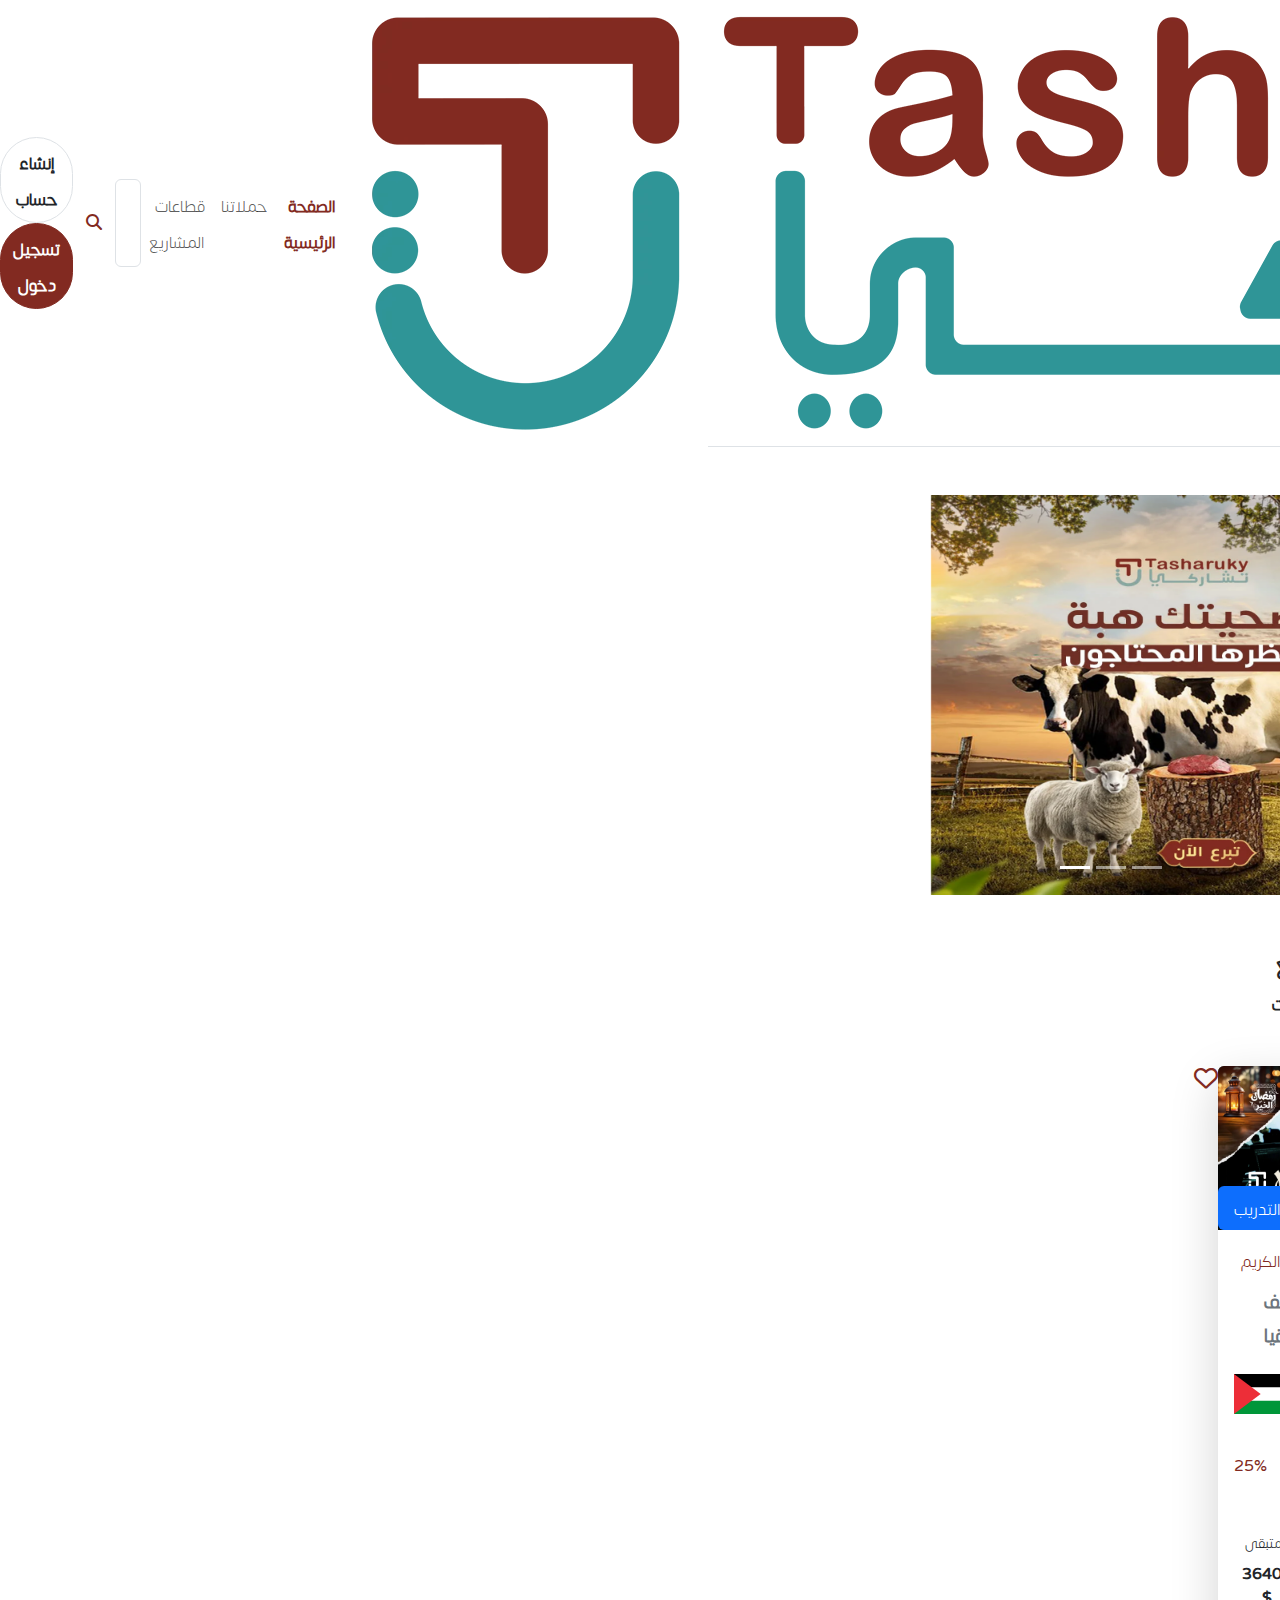
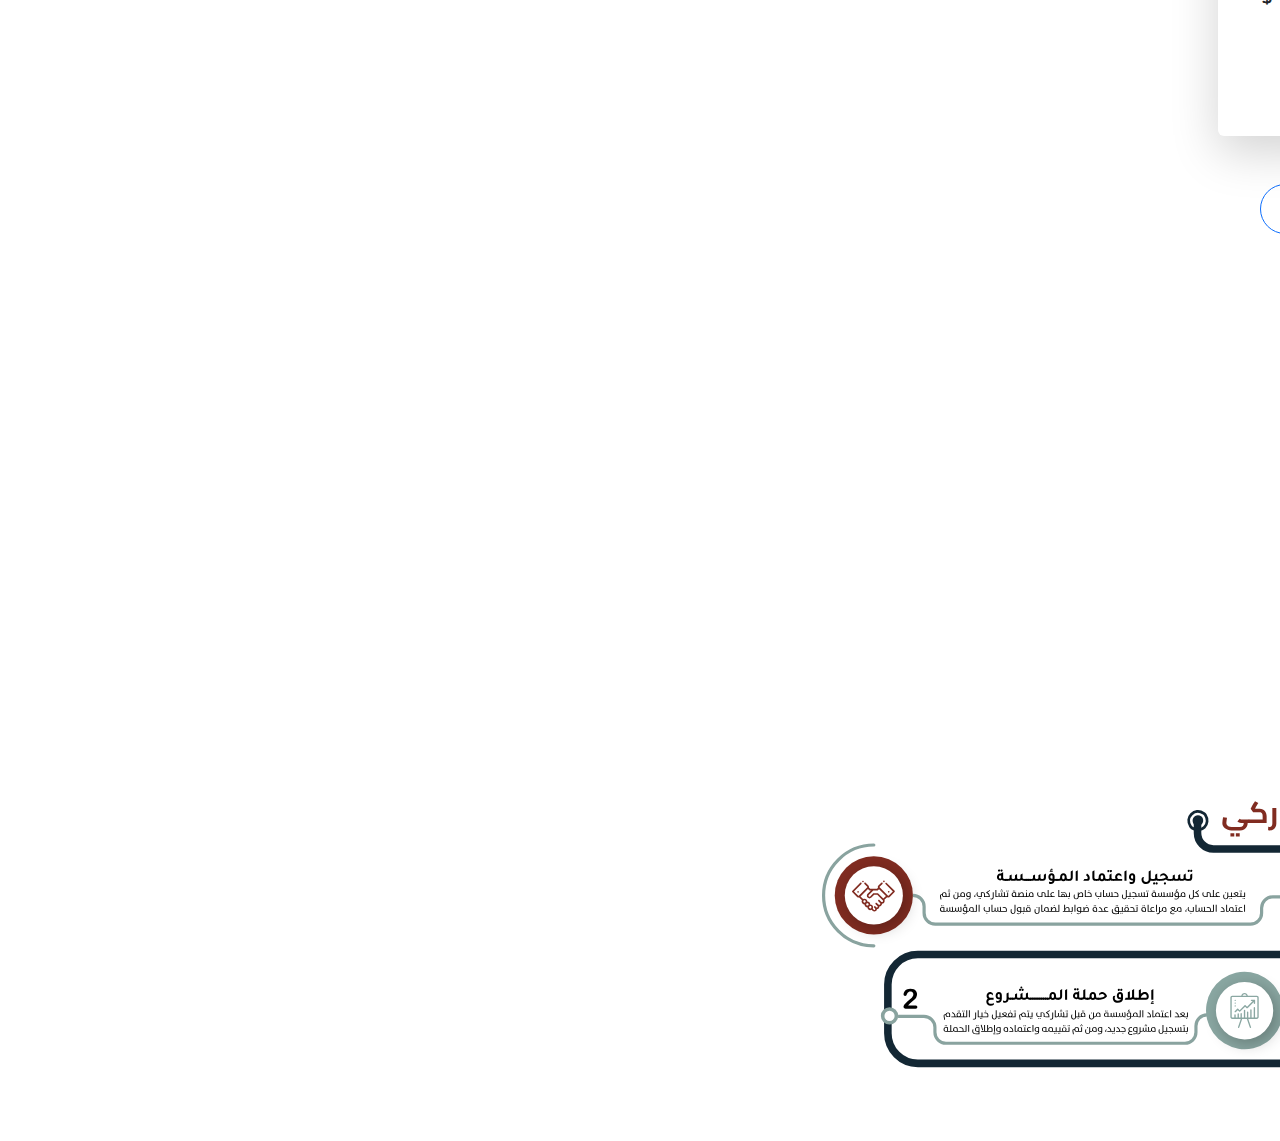
<file: new.html>
<!DOCTYPE html>
<html lang="en">

<head>
    <meta charset="UTF-8" />
    <meta name="viewport" content="width=device-width, initial-scale=1.0" />
    <meta name="description" content="Tasharuky Crowdfunding Platform" />
    <link rel="shortcut icon" href="./assets/images/favicon.ico" type="image/x-icon">
    <link rel="stylesheet" href="https://cdnjs.cloudflare.com/ajax/libs/font-awesome/6.7.2/css/all.min.css"
        integrity="sha512-Evv84Mr4kqVGRNSgIGL/F/aIDqQb7xQ2vcrdIwxfjThSH8CSR7PBEakCr51Ck+w+/U6swU2Im1vVX0SVk9ABhg=="
        crossorigin="anonymous" referrerpolicy="no-referrer" />
    <link rel="stylesheet" href="./css/bootstrap.min.css">
    <link rel="stylesheet" href="./css/styles.css">

    <script src="./js/bootstrap.bundle.min.js"></script>
    <title>Tasharuky</title>
</head>

<body dir="rtl" cz-shortcut-listen="true" data-new-gr-c-s-check-loaded="14.1235.0" data-gr-ext-installed="">
    <!-- ---------------- start header  ---------------- -->

    <nav class="navbar navbar-expand-lg  border-bottom">
        <div class="container-fluid justify-content-evenly justify-content-sm-between ">
            <a class="navbar-brand" href="#"> <img src="./assets/images/logo.webp" alt="Tasharuky-logo"> </a>

            <div class="collapse navbar-collapse me-3" id="navbarSupportedContent">

                <ul class="navbar-nav ms-auto mb-2 mb-lg-0">
                    <li class="nav-item">
                        <a class="nav-link active fs-4 fw-bold text-primary" aria-current="page" href="#">الصفحة
                            الرئيسية</a>
                    </li>
                    <li class="nav-item">
                        <a class="nav-link fs-4" href="#">حملاتنا</a>
                    </li>
                    <li class="nav-item">
                        <a class="nav-link fs-4" href="#">قطاعات المشاريع</a>
                    </li>
                    <form class="d-flex " role="search">
                        <input class="form-control py-0" type="search" placeholder="بحث ..." aria-label="Search">
                        <button class="btn" type="submit"><i
                                class="fa-solid fa-magnifying-glass text-primary"></i></button>
                    </form>
                </ul>
            </div>
            <div class="register-login">
                <a href="#" class="btn fs-4 fw-semibold border rounded-pill"> إنشاء حساب </a>
                <a href="#" class="btn btn-primary fs-4 fw-semibold border rounded-pill ">تسجيل دخول</a>
            </div>
            <button class="navbar-toggler" type="button" data-bs-toggle="collapse"
                data-bs-target="#navbarSupportedContent" aria-controls="navbarSupportedContent" aria-expanded="false"
                aria-label="Toggle navigation">
                <span class="navbar-toggler-icon"></span>
            </button>
        </div>
    </nav>

    <!-- ---------------- end header  ---------------- -->

    <!-- ---------------- start hero section ---------------- --- -->


    <section class="hero-section mt-5">
        <div class="container">
            <div class="row row-gap-4 align-items-center justify-content-center">
                <div class="col-9 col-md-5 order-1 order-md-0">
                    <div class="content-hero text-center">
                        <h1 class="fw-bold"> نبني أواصر الثقة بين الممولين وأصحاب المشاريع </h1>
                        <p>عبر دعم مانحينا سننقذ مجتمعات مهمشة وننهض بأجيال كاملة، لنكون أولى بوابات الخير المسخرة نحو
                            تمويل مشروعات
                        </p>
                        <h4 class="fw-bold">هل انت مستعد</h4>
                        <div class="explore">
                            <a href="#" class="btn start-journey px-3 fs-4 fw-semibold border rounded-pill"> ابدأ
                                حملتك</a>
                            <a href="#"
                                class="btn btn-primary btn-campaign px-3 fs-4 fw-semibold border rounded-pill ">اكتشف
                            </a>
                        </div>
                    </div>
                </div>
                <div class="col-12 col-md-7 order-0 order-md-1 ">
                    <div id="carouselExampleSlidesOnly" class="carousel slide" data-bs-ride="carousel">
                        <div class="carousel-indicators">
                            <button type="button" data-bs-target="#carouselExampleCaptions" data-bs-slide-to="0"
                                class="" aria-label="Slide 1"></button>
                            <button type="button" data-bs-target="#carouselExampleCaptions" data-bs-slide-to="1"
                                aria-label="Slide 2" class=""></button>
                            <button type="button" data-bs-target="#carouselExampleCaptions" data-bs-slide-to="2"
                                aria-label="Slide 3" class="active" aria-current="true"></button>
                        </div>
                        <div class="carousel-inner ">
                            <div class="carousel-item position-relative">
                                <div class="overlay "></div>
                                <img src="./assets/images/slider-1.webp" class="d-block" alt="slider" width="500"
                                    height="400">
                            </div>
                            <div class="carousel-item position-relative">
                                <div class="overlay"></div>
                                <img src="./assets/images/slider-2.webp" class="d-block " alt="slider" width="500"
                                    height="400">
                            </div>
                            <div class="carousel-item position-relative active">
                                <div class="overlay"></div>
                                <img src="./assets/images/slider-3.webp" class="d-block " alt="slider" width="500"
                                    height="400">
                            </div>
                        </div>
                    </div>
                </div>
            </div>
        </div>
    </section>


    <!-- ---------------- end hero section ---------------- --- -->


    <!-- ------------------------- a Campaign 3 ------------------- -->

    <section class="section-campaign my-5">
        <div class="container ">
            <div class="head-section text-center mb-5">
                <h2 class="fw-bold"> حملات المشاريع</h2>
                <h4 class="fw-bold"> دعمك يبنى المجتمعات </h4>
                <div class="line-campaign"></div>
            </div>
            <div class="row justify-content-center">
                <div class="col-md-3 col-sm-6 mb-4">
                    <div class="card border-0 rounded-2 shadow-lg rounded">
                        <div class="img-card bg-secondary position-relative rounded-top">
                            <img src="./assets/images/card-1.webp" class="w-100  rounded-top">
                            <span class="campaign_card_overlay campaign-heart position-absolute">
                                <i class="fa-regular fa-heart text-primary fs-4"></i>
                            </span>
                            <span
                                class=" campaign_card_overlay position-absolute bottom-0 start-0 px-3 py-1 bg-primary text-white fs-4 rounded">
                                التعليم والتدريب</span>

                        </div>
                        <div class="card-body text-center">

                            <h4 class="product__title text-primary">جمعية النور لخدمة القرآن الكريم </h4>
                            <h3 class="text-secondary fw-bold">توفير المصحف الشريف للمحتاجين في أفريقيا</h3>
                            <div class="d-flex justify-content-between align-items-center">
                                <div class="px-4 border-start mt-3">
                                    <p class="m-0">200</p>
                                    <h5>متبرعين</h5>
                                </div>
                                <div class="country-flag"> <span class="fs-5"> فلسطين </span> <img
                                        src="./assets/images/ps.svg" width="80" alt="فلسطين"> </div>
                            </div>
                            <div class="process-campaign my-4">
                                <div class="percent text-primary text-start">25%</div>
                                <div class="line-process ">
                                    <div class="process rounded-start-2"></div>
                                </div>
                            </div>
                            <div class="d-flex justify-content-between align-items-center mt-3">
                                <div class="px-2 border-start mt-3">
                                    <h5>قيمة المشروع</h5>
                                    <p class="m-0 fw-semibold">50000</p>
                                    <span class="fs-6 fw-semibold">$</span>
                                </div>
                                <div class="px-2 border-start mt-3">
                                    <h5>الدعم</h5>
                                    <p class="m-0 fw-semibold">13600</p>
                                    <span class="fs-6 fw-semibold">$</span>
                                </div>
                                <div class="px-2  mt-3">
                                    <h5>المتبقى</h5>
                                    <p class="m-0 fw-semibold">36400</p>
                                    <span class="fs-6 fw-semibold">$</span>
                                </div>
                            </div>
                            <a href="#"
                                class="btn bg-primary btn-campaign my-4 px-4 rounded-pill text-light fs-4 fw-semibold">
                                ادعم
                                الآن
                            </a>
                        </div>
                    </div>
                </div>
            </div>
            <div class="more-projects d-flex justify-content-center">

                <a href="#" class="btn border-primary text-primary  my-4 px-4 rounded-pill text-light fs-4 fw-semibold">
                    المزيد من المشاريع
                </a>
            </div>
        </div>

    </section>

    <!-- ------------------------- a Campaign 3 ------------------- -->



    <!-- ---------------- مراحل عمل تشاركي   4 ---------------- --- -->

    <section class="section-steps my-5">
        <div class="container">
            <div class="row row-gap-5 align-items-center justify-content-center">
                <div class="col-7 col-md-6">
                    <div class="content-steps p-5">
                        <h2 class="fs-1 fw-bolder"> كيف تعمل منصة تشاركي</h2>
                        <p class="fs-3">
                            لأن مساهمتك تنهض بالمجتمعات توفر منصة تشاركي للتمويل الجماعي أساليب وطرق ملائمة تسهل لك دعم
                            المشاريع
                            الخيرية والمبادرات الإنسانية من الإغاثة في حالات الكوارث إلى التعليم والاستدامة، كما تقدم
                            تشاركي رحلة
                            تمويل سَلسة تبدأ بخطوات معدودة تقوم من خلالها الجمعيات بطلب التمويل.
                        </p>
                    </div>
                </div>
                <div class="col-7 col-md-6">
                    <div class="rounded">

                        <iframe class="rounded-5" width="514" height="350"
                            src="https://www.youtube.com/embed/8VGzZlXoKW0"
                            title="كيف تعمل منصة تشاركي للتمويل الجماعي؟ #crowdfunding" frameborder="0"
                            allow="accelerometer; autoplay; clipboard-write; encrypted-media; gyroscope; picture-in-picture; web-share"
                            referrerpolicy="strict-origin-when-cross-origin" allowfullscreen=""></iframe>
                    </div>
                </div>
                <div class="col-12">
                    <div class="image-steps">
                        <img src="./assets/images/workmap_ar.svg" alt="workmap_ar" width="100%">
                    </div>
                </div>
            </div>
        </div>
    </section>

    <!-- ---------------- مراحل عمل تشاركي   4 ---------------- --- -->

    <!-- ---------------- statistics 5 ---------------- --- -->

    <!-- ---------------- لماذا تشاركي   ؟ 6 ---------------- --- -->

    <!-- ---------------- شركاؤونا   7 ---------------- --- -->

    <!-- ---------------- footer 8 ---------------- --- -->
    <!-- Code injected by live-server -->
    <script>
        // <![CDATA[  <-- For SVG support
        if ('WebSocket' in window) {
            (function () {
                function refreshCSS() {
                    var sheets = [].slice.call(document.getElementsByTagName("link"));
                    var head = document.getElementsByTagName("head")[0];
                    for (var i = 0; i < sheets.length; ++i) {
                        var elem = sheets[i];
                        var parent = elem.parentElement || head;
                        parent.removeChild(elem);
                        var rel = elem.rel;
                        if (elem.href && typeof rel != "string" || rel.length == 0 || rel.toLowerCase() == "stylesheet") {
                            var url = elem.href.replace(/(&|\?)_cacheOverride=\d+/, '');
                            elem.href = url + (url.indexOf('?') >= 0 ? '&' : '?') + '_cacheOverride=' + (new Date().valueOf());
                        }
                        parent.appendChild(elem);
                    }
                }
                var protocol = window.location.protocol === 'http:' ? 'ws://' : 'wss://';
                var address = protocol + window.location.host + window.location.pathname + '/ws';
                var socket = new WebSocket(address);
                socket.onmessage = function (msg) {
                    if (msg.data == 'reload') window.location.reload();
                    else if (msg.data == 'refreshcss') refreshCSS();
                };
                if (sessionStorage && !sessionStorage.getItem('IsThisFirstTime_Log_From_LiveServer')) {
                    console.log('Live reload enabled.');
                    sessionStorage.setItem('IsThisFirstTime_Log_From_LiveServer', true);
                }
            })();
        }
        else {
            console.error('Upgrade your browser. This Browser is NOT supported WebSocket for Live-Reloading.');
        }
        // ]]>
    </script>


    <div style="display: block;"></div>
</body>
</file>
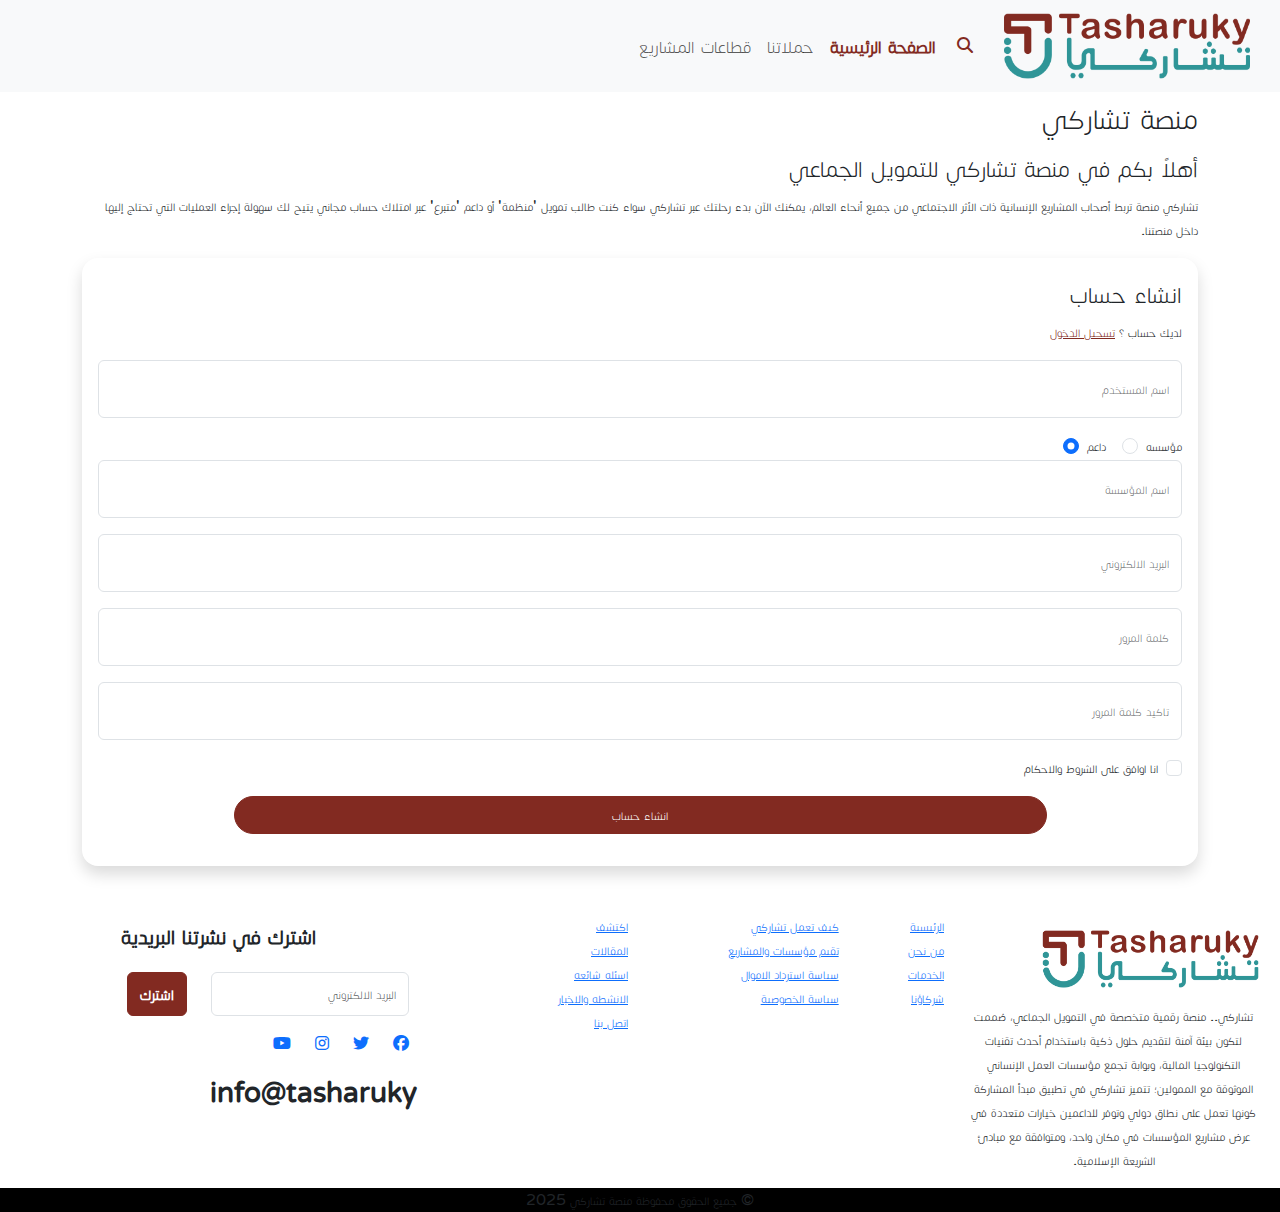
<file: signup.html>
<!DOCTYPE html>
<html lang="en">
  <head>
    <meta charset="UTF-8" />
    <meta name="viewport" content="width=device-width, initial-scale=1.0" />
    <link
      rel="shortcut icon"
      href="./assets/images/favicon.ico"
      type="image/x-icon"
    />
    <link
      rel="stylesheet"
      href="https://cdnjs.cloudflare.com/ajax/libs/font-awesome/6.7.2/css/all.min.css"
      integrity="sha512-Evv84Mr4kqVGRNSgIGL/F/aIDqQb7xQ2vcrdIwxfjThSH8CSR7PBEakCr51Ck+w+/U6swU2Im1vVX0SVk9ABhg=="
      crossorigin="anonymous"
      referrerpolicy="no-referrer"
    />
    <link rel="stylesheet" href="./css/bootstrap.min.css" />
    <link rel="stylesheet" href="./css/styles.css" />

    <script src="./js/bootstrap.bundle.min.js"></script>
    <title>Tasharuky</title>
  </head>
  <body dir="rtl">
    <nav class="navbar navbar-expand-lg bg-body-tertiary">
      <div class="container-fluid justify-content-start">
        <a class="navbar-brand" href="#">
          <img
            src="./assets/images/logo.webp"
            alt="Tasharuky-logo"
            width="250"
          />
        </a>
        <button
          class="navbar-toggler"
          type="button"
          data-bs-toggle="collapse"
          data-bs-target="#navbarSupportedContent"
          aria-controls="navbarSupportedContent"
          aria-expanded="false"
          aria-label="Toggle navigation"
        >
          <span class="navbar-toggler-icon"></span>
        </button>
        <div class="collapse navbar-collapse me-3" id="navbarSupportedContent">
          <form class="d-flex" role="search">
            <button class="btn" type="submit">
              <i class="fa-solid fa-magnifying-glass text-primary"></i>
            </button>
          </form>
          <ul class="navbar-nav ms-auto mb-2 mb-lg-0">
            <li class="nav-item">
              <a
                class="nav-link active fs-4 fw-bold text-primary"
                aria-current="page"
                href="#"
                >الصفحة الرئيسية</a
              >
            </li>
            <li class="nav-item">
              <a class="nav-link fs-4" href="#">حملاتنا</a>
            </li>
            <li class="nav-item">
              <a class="nav-link fs-4" href="#">قطاعات المشاريع</a>
            </li>
          </ul>
        </div>
      </div>
    </nav>

    <!-- ------------------------ main ------------------------------------ -->
    <div class="signup-main">
      <div class="container">
        <div class="info-wrapper">
          <h1>منصة تشاركي</h1>
          <h2>أهلاً بكم في منصة تشاركي للتمويل الجماعي</h2>
          <p>
            تشاركي منصة تربط أصحاب المشاريع الإنسانية ذات الأثر الاجتماعي من
            جميع أنحاء العالم، يمكنك الآن بدء رحلتك عبر تشاركي سواء كنت طالب
            تمويل 'منظمة' أو داعم 'متبرع' عبر امتلاك حساب مجاني يتيح لك سهولة
            إجراء العمليات التي تحتاج إليها داخل منصتنا.
          </p>
        </div>
        <div class="signup-form">
          <div class="card-signup shadow p-3 bg-white rounded-4">
            <h2>انشاء حساب</h2>
            <div class="msg">
              <p>
                لديك حساب ؟ <a href="#" class="text-primary">تسجيل الدخول</a>
              </p>
            </div>
            <div class="form-floating mb-3">
              <input
                type="name"
                class="form-control"
                id="floatingInput"
                placeholder="name@example.com"
              />
              <label for="floatingInput" style="right: 0">اسم المستخدم</label>
            </div>
            <div class="select d-flex gap-3 w-50">
              <div class="form-check">
                <input
                  class="form-check-input"
                  type="radio"
                  name="radioDefault"
                  id="radioDefault1"
                />
                <label class="form-check-label" for="radioDefault1">
                  مؤسسه
                </label>
              </div>
              <div class="form-check">
                <input
                  class="form-check-input"
                  type="radio"
                  name="radioDefault"
                  id="radioDefault2"
                  checked
                />
                <label class="form-check-label" for="radioDefault2">
                  داعم
                </label>
              </div>
            </div>
            <div class="form-floating mb-3">
              <input
                type="name"
                class="form-control"
                id="floatingInput"
                placeholder="name@example.com"
              />
              <label for="floatingInput" style="right: 0">اسم المؤسسة</label>
            </div>
            <div class="form-floating mb-3">
              <input
                type="email"
                class="form-control"
                id="floatingInput"
                placeholder="name@example.com"
              />
              <label for="floatingInput" style="right: 0">
                البريد الالكتروني</label
              >
            </div>
            <div class="form-floating mb-3">
              <input
                type="password"
                class="form-control"
                id="floatingpassword"
                placeholder="name@example.com"
              />
              <label for="floatingpassword" style="right: 0"
                >كلمة المرور
              </label>
            </div>
            <div class="form-floating mb-3">
              <input
                type="password"
                class="form-control"
                id="floatingpassword"
                placeholder="name@example.com"
              />
              <label for="floatingpassword" style="right: 0"
                >تاكيد كلمة المرور
              </label>
            </div>
            <div class="form-check">
              <input
                class="form-check-input"
                type="checkbox"
                value=""
                id="checkDefault"
                style="float: right"
              />
              <label class="form-check-label mx-4" for="checkDefault">
                انا اوافق على الشروط والاحكام
              </label>
            </div>
            <div class="button w-100 d-flex my-3">
              <button
                type="button"
                class="btn btn-primary btn mx-auto w-75 rounded-5"
              >
                انشاء حساب
              </button>
            </div>
          </div>
        </div>
      </div>
    </div>
    <!-- ---------------- footer 8 ---------------- --- -->

    <div class="footer text-center">
      <div class="w-100 row justify-content-center pt-5 px-4 px-md-2 mx-auto">
        <div class="col-12 col-md-4 col-lg-3">
          <div class="company d-flex justify-content-start my-3">
            <img
              class="w-75"
              src="./assets/images/logo.webp"
              alt="Tasharuky-logo"
            />
          </div>
          <p class="mt-3">
            تشاركي.. منصة رقمية متخصصة في التمويل الجماعي، صُممت لتكون بيئة آمنة
            لتقديم حلول ذكية باستخدام أحدث تقنيات التكنولوجيا المالية، وبوابة
            تجمع مؤسسات العمل الإنساني الموثوقة مع الممولين؛ تتميز تشاركي في
            تطبيق مبدأ المشاركة كونها تعمل على نطاق دولي وتوفر للداعمين خيارات
            متعددة في عرض مشاريع المؤسسات في مكان واحد، ومتوافقة مع مبادئ
            الشريعة الإسلامية.
          </p>
        </div>
        <div class="col-12 col-md-4 col-lg-1">
          <ul
            class="list-unstyled d-flex justify-content-center align-items-start flex-column"
          >
            <li><a href="#">الرئيسية</a></li>
            <li><a href="#">من نحن</a></li>
            <li><a href="#">الخدمات</a></li>
            <li><a href="#">شركاؤنا</a></li>
          </ul>
        </div>
        <div class="col-12 col-md-4 col-lg-2">
          <ul
            class="list-unstyled d-flex justify-content-center align-items-start flex-column"
          >
            <li><a href="#">كيف تعمل تشاركي</a></li>
            <li><a href="#">تقيم مؤسسات والمشاريع </a></li>
            <li><a href="#">سياسة استرداد الاموال</a></li>
            <li><a href="#">سياسة الخصوصية</a></li>
          </ul>
        </div>
        <div class="col-12 col-md-4 col-lg-2">
          <ul
            class="list-unstyled d-flex justify-content-center align-items-start flex-column"
          >
            <li><a href="#"> اكتشف</a></li>
            <li><a href="#"> المقالات </a></li>
            <li><a href="#">اسئله شائعه </a></li>
            <li><a href="#"> الانشطه والاخبار</a></li>
            <li><a href="#"> اتصل بنا</a></li>
          </ul>
        </div>
        <div class="last-section col-12 col-md-4 col-lg-4">
          <p class="label fw-bold fs-3">اشترك في نشرتنا البريدية</p>
          <div class="subscripe d-flex gap-4">
            <input
              class="form-control me-2 w-50"
              type="email"
              placeholder="البريد الالكتروني"
            />
            <button class="btn btn-primary fw-bold fs-5">اشترك</button>
          </div>
          <ul>
            <li class="d-flex gap-4 mx-2 my-3">
              <a href="#"><i class="fa-brands fa-facebook"></i></a>
              <a href="#"><i class="fa-brands fa-twitter"></i></a>
              <a href="#"><i class="fa-brands fa-instagram"></i></a>
              <a href="#"><i class="fa-brands fa-youtube"></i></a>
            </li>
          </ul>
          <p class="label fw-bold fs-3 text-end">info@tasharuky</p>
        </div>
      </div>
      <div class="copy-right text-center bg-black">
        <p dir="rtl" class="m-0">© جميع الحقوق محفوظة منصة تشاركي 2025</p>
      </div>
    </div>
  </body>
</html>
</file>
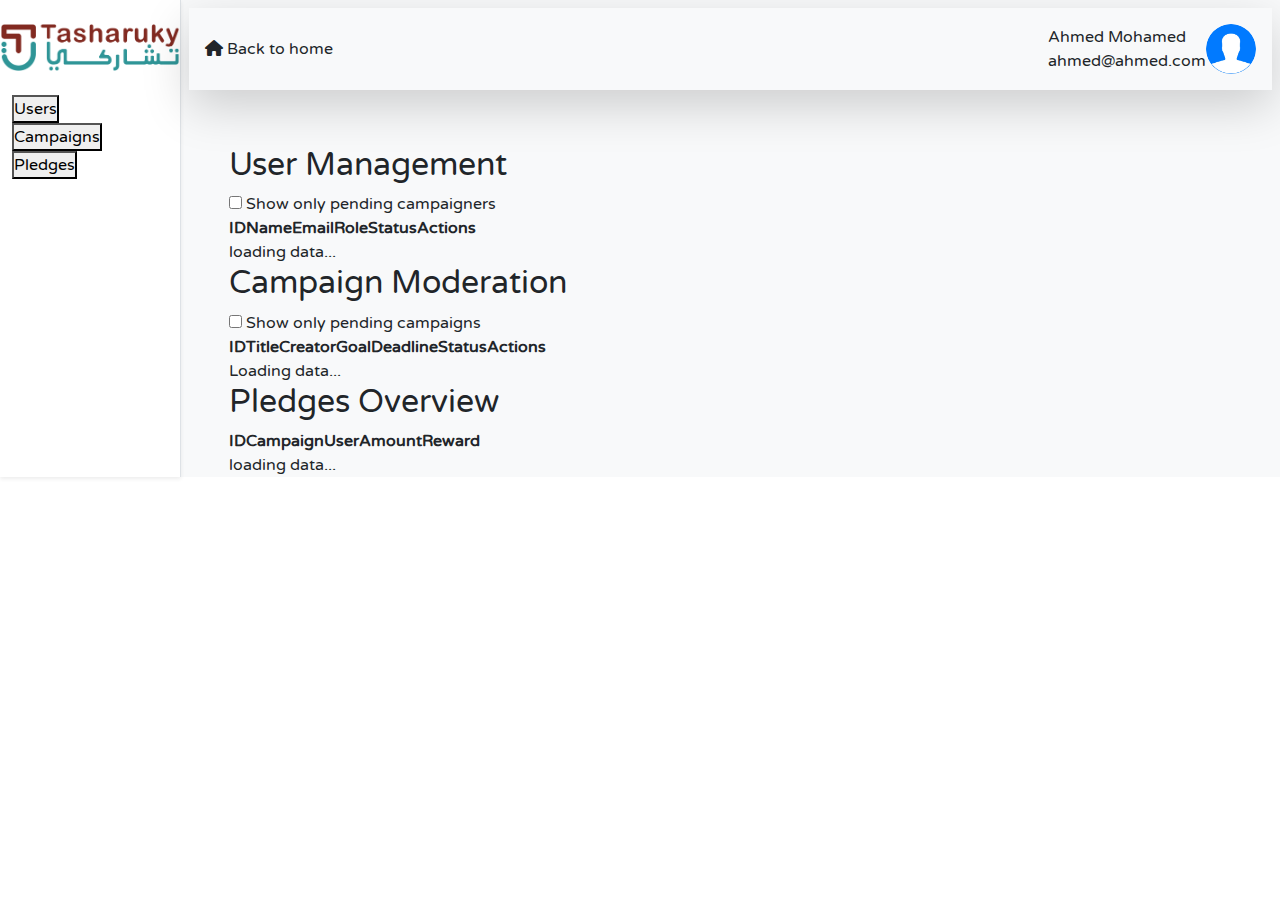
<file: public/admin.html>
<!DOCTYPE html>
<html lang="en">

<head>
    <meta charset="UTF-8" />
    <meta name="viewport" content="width=device-width, initial-scale=1.0" />
    <link rel="shortcut icon" href="./assets/images/favicon.ico" type="image/x-icon" />
    <link rel="stylesheet" href="https://cdnjs.cloudflare.com/ajax/libs/font-awesome/6.7.2/css/all.min.css"
        integrity="sha512-Evv84Mr4kqVGRNSgIGL/F/aIDqQb7xQ2vcrdIwxfjThSH8CSR7PBEakCr51Ck+w+/U6swU2Im1vVX0SVk9ABhg=="
        crossorigin="anonymous" referrerpolicy="no-referrer" />
    <link rel="stylesheet" href="./css/bootstrap.min.css" />
    <link rel="stylesheet" href="./css/styles.css">

    <!-- <script src="./js/bootstrap.bundle.min.js" defer></script> -->

    <title>Tasharuky Admin Panel</title>
</head>

<body>
    <main class="d-flex bg-light">
        <aside class="sidebar shadow-sm border-end bg-white">
            <div class="brand-logo d-flex justify-content-center my-4">
                <a class="navbar-brand" href="#">
                    <img src="./assets/images/logo.webp" alt="Tasharuky-logo" width="200" />
                </a>
            </div>
            <div class="content">
                <div class="container">
                    <div class="">
                        <button id="users-tab" class="tab-button active">Users</button>
                    </div>
                    <div class="">
                        <button id="campaigns-tab" class="tab-button">Campaigns</button>
                    </div>
                    <div class="">
                        <button id="pledges-tab" class="tab-button">Pledges</button>
                    </div>
                </div>
            </div>
        </aside>
        <div class="content w-100">
            <header class="head p-2">
                <div class="shadow-lg">
                    <div class="content-header p-3 d-flex justify-content-between align-items-center">
                        <div class="back-home">
                            <a href="#" class="text-decoration-none text-dark">
                                <i class="fa-solid fa-house"></i> Back to home
                            </a>
                        </div>

                        <div class="user-info d-flex align-items-center">
                            <div class="info ms-3 text-start">
                                <p class="name m-0 text-capitalize"> Ahmed Mohamed </p>
                                <p class="email m-0"> ahmed@ahmed.com </p>
                            </div>
                            <img src="./assets/images/useravatar.webp" alt="avatar" width="50" class="rounded-circle">
                        </div>
                    </div>
                </div>
            </header>
            <div class="content-body  mx-auto ps-5 pt-5">

                <section id="users-section" class="tab-content active ">
                    <h2>User Management</h2>
                    <div class="filter-container ">
                        <label>
                            <input type="checkbox" id="pending-campaigners-filter"> Show only pending campaigners
                        </label>
                    </div>
                    <div class="table-container ">
                        <table id="users-table">
                            <thead>
                                <tr>
                                    <th>ID</th>
                                    <th>Name</th>
                                    <th>Email</th>
                                    <th>Role</th>
                                    <th>Status</th>
                                    <th>Actions</th>
                                </tr>
                            </thead>
                            <tbody id="users-table-body">

                                <tr>
                                    <td> User data will be loaded here</td>
                                </tr>
                            </tbody>
                        </table>
                    </div>
                </section>
                <section id="campaigns-section" class="tab-content">
                    <h2>Campaign Moderation</h2>
                    <div class="filter-container">
                        <label>
                            <input type="checkbox" id="pending-campaigns-filter"> Show only pending campaigns
                        </label>
                    </div>
                    <div class="table-container">
                        <table id="campaigns-table">
                            <thead>
                                <tr>
                                    <th>ID</th>
                                    <th>Title</th>
                                    <th>Creator</th>
                                    <th>Goal</th>
                                    <th>Deadline</th>
                                    <th>Status</th>
                                    <th>Actions</th>
                                </tr>
                            </thead>
                            <tbody id="campaigns-table-body">
                                <tr> <td> Campaigns data loaded here </td></tr>
                            </tbody>
                        </table>
                    </div>
                </section>

                <section id="pledges-section" class="tab-content">
                    <h2>Pledges Overview</h2>
                    <div class="table-container">
                        <table id="pledges-table">
                            <thead>
                                <tr>
                                    <th>ID</th>
                                    <th>Campaign</th>
                                    <th>User</th>
                                    <th>Amount</th>
                                    <th>Reward</th>
                                </tr>
                            </thead>
                            <tbody id="pledges-table-body">
                                <tr><td>loading pledges data</td></tr> 
                            </tbody>
                        </table>
                    </div>
                </section>
            </div>
        </div>
    </main>


    <!-- <div id="modal" class="modal">
        <div class="modal-content">
            <span class="close-button">&times;</span>
            <h2 id="modal-title"></h2>
            <div id="modal-body"></div>
            <div class="modal-footer">
                <button id="modal-cancel" class="button secondary">Cancel</button>
                <button id="modal-confirm" class="button primary">Confirm</button>
            </div>
        </div>
    </div> -->
 
    <script src="./js/oop/admin/admin.js" type="module"></script>
    <script src="./js/oop/admin/campaigner.js" type="module"></script>
    <script src="./js/oop/admin/pledges.js" type="module"></script>
</body>

</html>
</file>
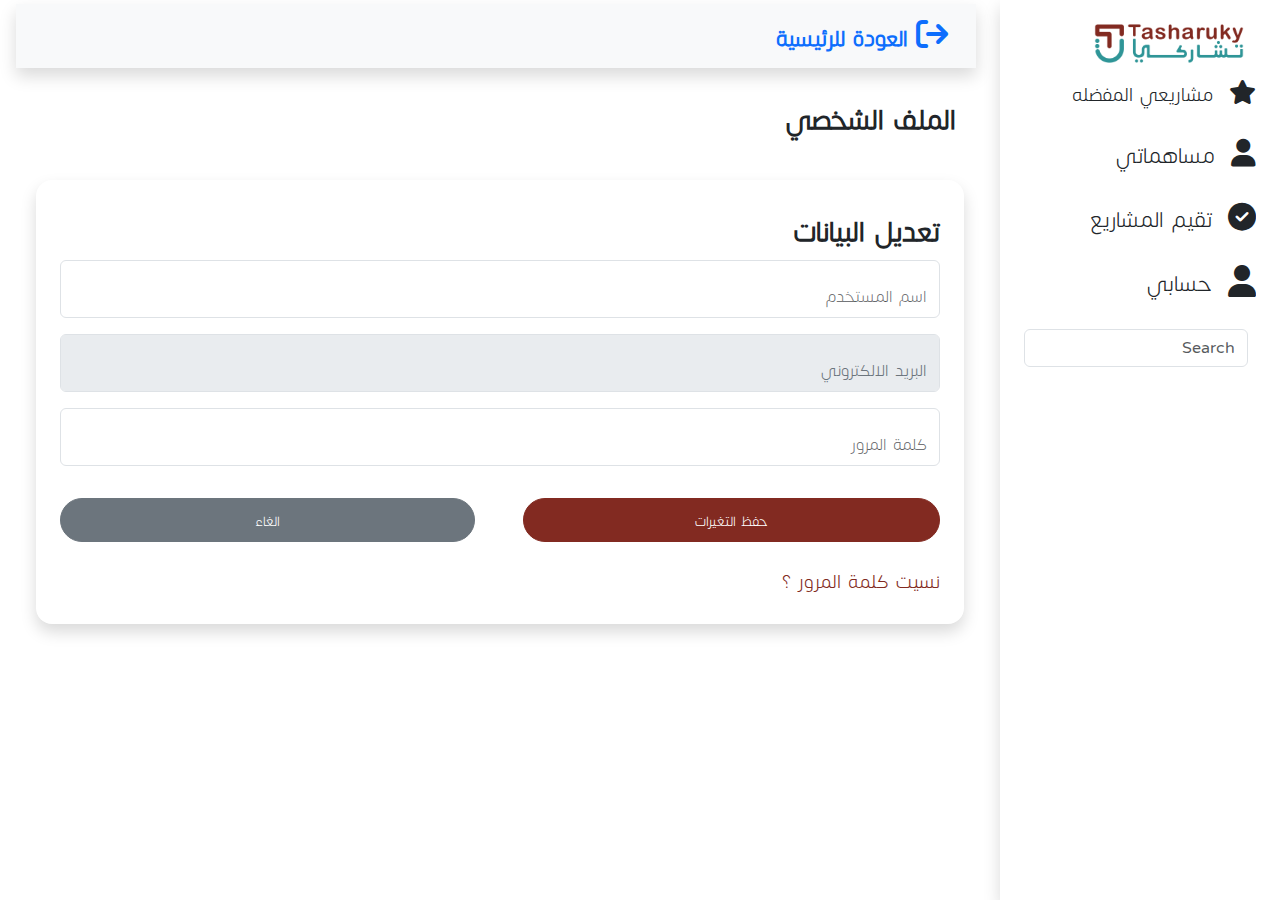
<file: public/backer-personal.html>
<!DOCTYPE html>
<html lang="en">
  <head>
    <meta charset="UTF-8" />
    <meta name="viewport" content="width=device-width, initial-scale=1.0" />
    <meta name="description" content="Tasharuky Crowdfunding Platform" />
    <link
      rel="shortcut icon"
      href="./assets/images/favicon.ico"
      type="image/x-icon"
    />
    <link
      rel="stylesheet"
      href="https://cdnjs.cloudflare.com/ajax/libs/font-awesome/6.7.2/css/all.min.css"
      integrity="sha512-Evv84Mr4kqVGRNSgIGL/F/aIDqQb7xQ2vcrdIwxfjThSH8CSR7PBEakCr51Ck+w+/U6swU2Im1vVX0SVk9ABhg=="
      crossorigin="anonymous"
      referrerpolicy="no-referrer"
    />
    <link rel="stylesheet" href="./css/bootstrap.min.css" />
    <link rel="stylesheet" href="./css/styles.css" />

    <script src="./js/bootstrap.bundle.min.js"></script>
    <title>Tasharuky Backer personal</title>
  </head>
  <body dir="rtl">
    <div class="main d-flex align-items-start vh-100" style="width: 100vw">
      <div
        class="d-none d-lg-block h-100 bg-body shadow p-4"
        style="width: 280px"
      >
        <div class="">
          <img
            src="./assets/images/logo.webp"
            class="w-75 m-0 container-fluid"
            alt=""
          />
        </div>
        <div class="offcanvas-body">
          <ul class="navbar-nav justify-content-end flex-grow-1">
            <li class="nav-item d-flex align-items-center">
              <i class="fa-solid fa-star fs-4"></i>
              <a
                class="nav-link active fs-3 mx-3"
                aria-current="page"
                href="./backer.html"
                >مشاريعي المفضله</a
              >
            </li>
            <li class="nav-item d-flex align-items-center">
              <i class="fa-solid fa-user fs-3"></i>
              <a
                class="nav-link active fs-2 mx-3"
                aria-current="page"
                href="./backer.html"
              >
                مساهماتي</a
              >
            </li>
            <li class="nav-item d-flex align-items-center">
              <i class="fa-solid fa-circle-check fs-3"></i>
              <a
                class="nav-link active fs-2 mx-3"
                aria-current="page"
                href="./backer.html"
              >
                تقيم المشاريع</a
              >
            </li>
            <li class="nav-item d-flex align-items-center">
              <i class="fa-solid fa-user fs-2"></i>
              <a
                class="nav-link active fs-2 mx-3"
                aria-current="page"
                href="./backer-personal.html"
              >
                حسابي</a
              >
            </li>
          </ul>
          <form class="d-flex mt-3" role="search">
            <input
              class="form-control me-2"
              type="search"
              placeholder="Search"
              aria-label="Search"
            />
          </form>
        </div>
      </div>
      <div class="body-container mx-auto w-75">
        <nav
          class="navbar bg-body-tertiary shadow mx-auto mt-4 m-lg-1 w-100 w-lg-75 mb-4"
        >
          <div class="container-fluid">
            <button
              class="navbar-toggler d-lg-none"
              type="button"
              data-bs-toggle="offcanvas"
              data-bs-target="#offcanvasNavbar"
              aria-controls="offcanvasNavbar"
              aria-label="Toggle navigation"
            >
              <span class="navbar-toggler-icon"></span>
            </button>
            <div class="back-to-home mx-3 fs-2 fw-semibold">
              <a href="index.html">
                <i class="fa-solid fa-arrow-right-from-bracket"></i>
                <span>العودة للرئيسية</span>
              </a>
            </div>
            <div class="container-userName d-none">
              <div class="dropdown-center mx-3">
                <ul class="dropdown-menu">
                  <li>
                    <a class="dropdown-item fs-3" href="#">الملف الشخصي</a>
                  </li>
                  <li>
                    <a class="dropdown-item fs-3" href="#"> تسجيل خروج</a>
                  </li>
                </ul>
                <button
                  class="btn btn-primary text-capitalize dropdown-toggle fs-5"
                  type="button"
                  data-bs-toggle="dropdown"
                  aria-expanded="false"
                >
                  Centered dropdown
                </button>
              </div>
              <img
                src="./assets/images/useravatar.webp"
                class="container-fluid m-0"
                alt=""
                style="width: 77px"
              />
            </div>
            <div
              class="offcanvas offcanvas-end w-75"
              tabindex="-1"
              id="offcanvasNavbar"
              aria-labelledby="offcanvasNavbarLabel"
            >
              <div class="offcanvas-header">
                <img
                  src="./assets/images/logo.webp"
                  class="w-50 m-0 container-fluid"
                  alt=""
                />
                <button
                  type="button"
                  class="btn-close mx-3"
                  data-bs-dismiss="offcanvas"
                  aria-label="Close"
                ></button>
              </div>
              <div class="offcanvas-body">
                <ul class="navbar-nav justify-content-end flex-grow-1 pe-3">
                  <li class="nav-item d-flex align-items-center">
                    <i class="fa-solid fa-star"></i>
                    <a
                      class="nav-link active fs-2 mx-3"
                      aria-current="page"
                      href="./backer.html"
                      >مشاريعي المفضله</a
                    >
                  </li>
                  <li class="nav-item d-flex align-items-center">
                    <i class="fa-solid fa-user"></i>
                    <a
                      class="nav-link active fs-2 mx-3"
                      aria-current="page"
                      href="./backer.html"
                    >
                      مساهماتي</a
                    >
                  </li>
                  <li class="nav-item d-flex align-items-center">
                    <i class="fa-solid fa-circle-check"></i>
                    <a
                      class="nav-link active fs-2 mx-3"
                      aria-current="page"
                      href="./backer.html"
                    >
                      تقيم المشاريع</a
                    >
                  </li>
                  <li class="nav-item d-flex align-items-center">
                    <i class="fa-solid fa-user"></i>
                    <a
                      class="nav-link active fs-2 mx-3"
                      aria-current="page"
                      href="./backer-personal.html"
                    >
                      حسابي</a
                    >
                  </li>
                </ul>
                <form class="d-flex mt-3" role="search">
                  <input
                    class="form-control me-2"
                    type="search"
                    placeholder="Search"
                    aria-label="Search"
                  />
                  <button class="btn btn-outline-success" type="submit">
                    Search
                  </button>
                </form>
              </div>
            </div>
          </div>
        </nav>
        <h1 class="fw-bold m-4">الملف الشخصي</h1>
        <form class="user-info p-3 needs-validation">
          <div class="card-signup shadow p-4 bg-white rounded-4">
            <h2 class="fw-bold fs-1">تعديل البيانات</h2>
            <div class="form-floating mb-3">
              <input
                type="name"
                class="form-control"
                id="floatingInput"
                placeholder="name@example.com"
              />
              <label for="floatingInput" class="fs-4" style="right: 0"
                >اسم المستخدم</label
              >
            </div>
            <div id="massageName" class="fs-4"></div>
            <div class="form-floating mb-3">
              <input
                type="email"
                class="form-control"
                id="floatingEmail"
                placeholder="name@example.com"
                disabled
              />
              <label for="floatingInputDisabled" class="fs-4" style="right: 0">
                البريد الالكتروني</label
              >
            </div>
            <div class="form-floating mb-3">
              <input
                type="password"
                class="form-control"
                id="floatingpassword"
                placeholder="name@example.com"
                required
              />
              <label for="floatingpassword" class="fs-4" style="right: 0"
                >كلمة المرور
              </label>
            </div>
            <div id="massage" class="fs-4"></div>
            <div class="buttons d-flex align-items-center gap-1 gap-lg-5">
              <button
                type="submit"
                class="btn btn-primary w-50 d-flex my-3 justify-content-center align-items-center mx-auto rounded-5 fs-5"
              >
                <a href="#" class="text-white"> حفظ التغيرات </a>
              </button>
              <div class="button w-50 d-flex my-3 align-items-center">
                <a
                  href="#"
                  class="btn btn-secondary mx-auto w-100 rounded-5 fs-5"
                >
                  الغاء
                </a>
              </div>
            </div>
            <a href="#" class="text-primary fs-3"> نسيت كلمة المرور ؟</a>
          </div>
        </form>
      </div>
    </div>
    <script src="./js/oop/userPersonal.js"></script>
  </body>
</html>
</file>
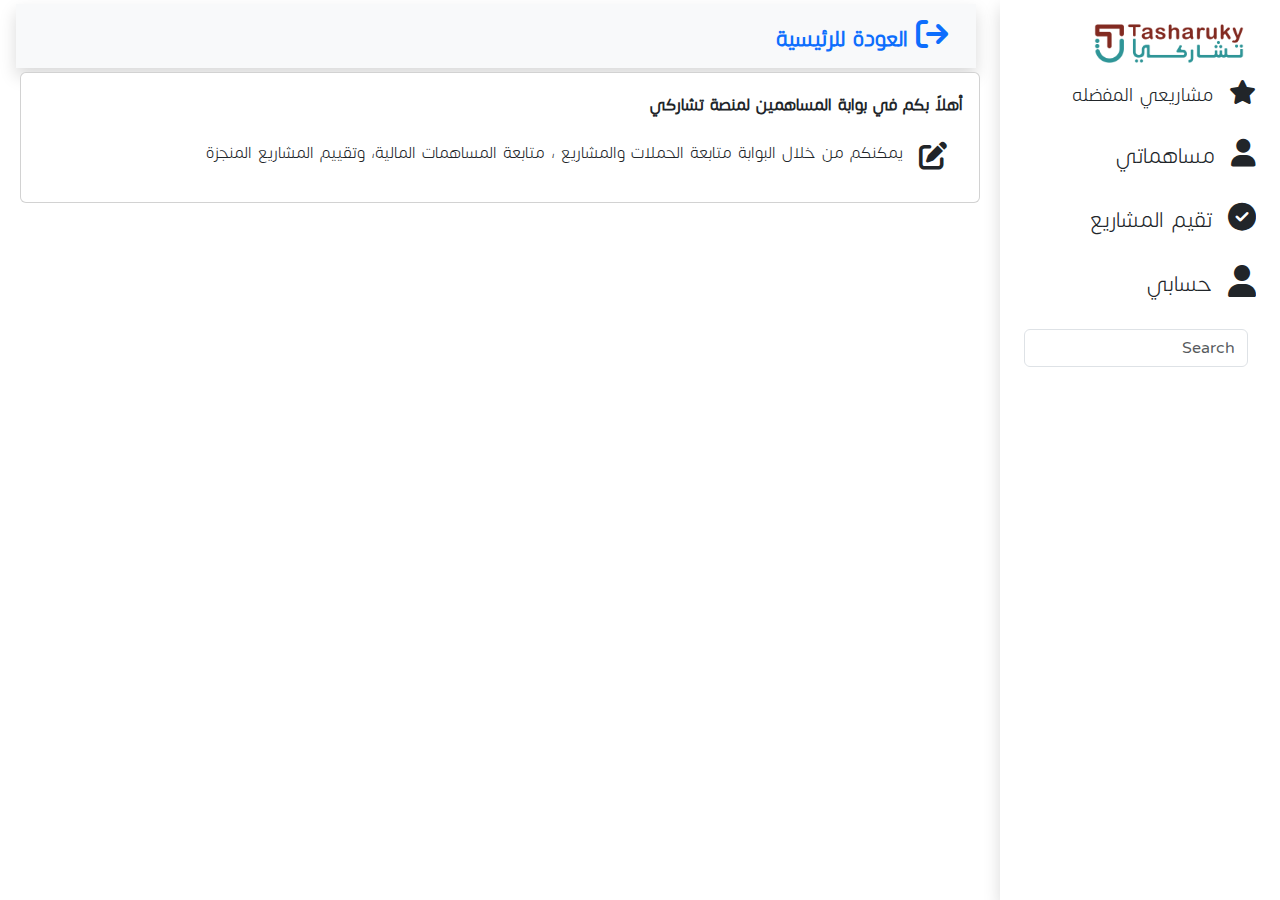
<file: public/backer.html>
<!DOCTYPE html>
<html lang="en">
  <head>
    <meta charset="UTF-8" />
    <meta name="viewport" content="width=device-width, initial-scale=1.0" />
    <meta name="description" content="Tasharuky Crowdfunding Platform" />
    <link
      rel="shortcut icon"
      href="./assets/images/favicon.ico"
      type="image/x-icon"
    />
    <link
      rel="stylesheet"
      href="https://cdnjs.cloudflare.com/ajax/libs/font-awesome/6.7.2/css/all.min.css"
      integrity="sha512-Evv84Mr4kqVGRNSgIGL/F/aIDqQb7xQ2vcrdIwxfjThSH8CSR7PBEakCr51Ck+w+/U6swU2Im1vVX0SVk9ABhg=="
      crossorigin="anonymous"
      referrerpolicy="no-referrer"
    />
    <link rel="stylesheet" href="./css/bootstrap.min.css" />
    <link rel="stylesheet" href="./css/styles.css" />

    <script src="./js/bootstrap.bundle.min.js"></script>
    <title>Tasharuky</title>
  </head>
  <body dir="rtl">
    <div class="main d-flex align-items-start vh-100" style="width: 100vw">
      <div
        class="d-none d-lg-block h-100 bg-body shadow p-4"
        style="width: 280px"
      >
        <div class="">
          <img
            src="./assets/images/logo.webp"
            class="w-75 m-0 container-fluid"
            alt=""
          />
        </div>
        <div class="offcanvas-body">
          <ul class="navbar-nav justify-content-end flex-grow-1">
            <li class="nav-item d-flex align-items-center">
              <i class="fa-solid fa-star fs-4"></i>
              <a
                class="nav-link active fs-3 mx-3"
                aria-current="page"
                href="./backer.html"
                >مشاريعي المفضله</a
              >
            </li>
            <li class="nav-item d-flex align-items-center">
              <i class="fa-solid fa-user fs-3"></i>
              <a
                class="nav-link active fs-2 mx-3"
                aria-current="page"
                href="./backer.html"
              >
                مساهماتي</a
              >
            </li>
            <li class="nav-item d-flex align-items-center">
              <i class="fa-solid fa-circle-check fs-3"></i>
              <a
                class="nav-link active fs-2 mx-3"
                aria-current="page"
                href="./backer.html"
              >
                تقيم المشاريع</a
              >
            </li>
            <li class="nav-item d-flex align-items-center">
              <i class="fa-solid fa-user fs-2"></i>
              <a
                class="nav-link active fs-2 mx-3"
                aria-current="page"
                href="./backer-personal.html"
              >
                حسابي</a
              >
            </li>
          </ul>
          <form class="d-flex mt-3" role="search">
            <input
              class="form-control me-2"
              type="search"
              placeholder="Search"
              aria-label="Search"
            />
          </form>
        </div>
      </div>
      <div class="body-container mx-auto w-75">
        <nav
          class="navbar bg-body-tertiary shadow mx-auto mt-4 m-lg-1 w-100 w-lg-75 mb-4"
        >
          <div class="container-fluid">
            <button
              class="navbar-toggler d-lg-none"
              type="button"
              data-bs-toggle="offcanvas"
              data-bs-target="#offcanvasNavbar"
              aria-controls="offcanvasNavbar"
              aria-label="Toggle navigation"
            >
              <span class="navbar-toggler-icon"></span>
            </button>
            <div class="back-to-home mx-3 fs-2 fw-semibold">
              <a href="index.html">
                <i class="fa-solid fa-arrow-right-from-bracket"></i>
                <span>العودة للرئيسية</span>
              </a>
            </div>
            <div class="container-userName d-none">
              <div class="dropdown-center mx-3">
                <ul class="dropdown-menu">
                  <li><a class="dropdown-item fs-3" href="#">حسابي</a></li>
                  <li>
                    <a class="dropdown-item fs-3" href="#"> تسجيل خروج</a>
                  </li>
                </ul>
                <button
                  class="btn btn-primary text-capitalize dropdown-toggle fs-5"
                  type="button"
                  data-bs-toggle="dropdown"
                  aria-expanded="false"
                >
                  Centered dropdown
                </button>
              </div>
              <img
                src="./assets/images/useravatar.webp"
                class="container-fluid m-0"
                alt=""
                style="width: 77px"
              />
            </div>

            <div
              class="offcanvas offcanvas-end w-75"
              tabindex="-1"
              id="offcanvasNavbar"
              aria-labelledby="offcanvasNavbarLabel"
            >
              <div class="offcanvas-header">
                <img
                  src="./assets/images/logo.webp"
                  class="w-50 m-0 container-fluid"
                  alt=""
                />
                <button
                  type="button"
                  class="btn-close mx-3"
                  data-bs-dismiss="offcanvas"
                  aria-label="Close"
                ></button>
              </div>
              <div class="offcanvas-body">
                <ul class="navbar-nav justify-content-end flex-grow-1 pe-3">
                  <li class="nav-item d-flex align-items-center">
                    <i class="fa-solid fa-star"></i>
                    <a
                      class="nav-link active fs-2 mx-3"
                      aria-current="page"
                      href="#"
                      >مشاريعي المفضله</a
                    >
                  </li>
                  <li class="nav-item d-flex align-items-center">
                    <i class="fa-solid fa-user"></i>
                    <a
                      class="nav-link active fs-2 mx-3"
                      aria-current="page"
                      href="#"
                    >
                      مساهماتي</a
                    >
                  </li>
                  <li class="nav-item d-flex align-items-center">
                    <i class="fa-solid fa-circle-check"></i>
                    <a
                      class="nav-link active fs-2 mx-3"
                      aria-current="page"
                      href="#"
                    >
                      تقيم المشاريع</a
                    >
                  </li>
                  <li class="nav-item d-flex align-items-center">
                    <i class="fa-solid fa-user"></i>
                    <a
                      class="nav-link active fs-2 mx-3"
                      aria-current="page"
                      href="./backer-personal.html"
                    >
                      حسابي</a
                    >
                  </li>
                </ul>
                <form class="d-flex mt-3" role="search">
                  <input
                    class="form-control me-2"
                    type="search"
                    placeholder="Search"
                    aria-label="Search"
                  />
                  <button class="btn btn-outline-success" type="submit">
                    Search
                  </button>
                </form>
              </div>
            </div>
          </div>
        </nav>
        <div class="card">
          <div class="card-body">
            <h4 class="fw-bold">أهلاً بكم في بوابة المساهمين لمنصة تشاركي</h4>

            <div class="icon d-flex align-items-center">
              <i class="fa-solid fa-pen-to-square fs-3 m-3"></i>
              <h4 class="">
                يمكنكم من خلال البوابة متابعة الحملات والمشاريع ، متابعة
                المساهمات المالية، وتقييم المشاريع المنجزة
              </h4>
            </div>
          </div>
        </div>
      </div>
    </div>
    <script src="./js/oop/backer.js"></script>
  </body>
</html>
</file>
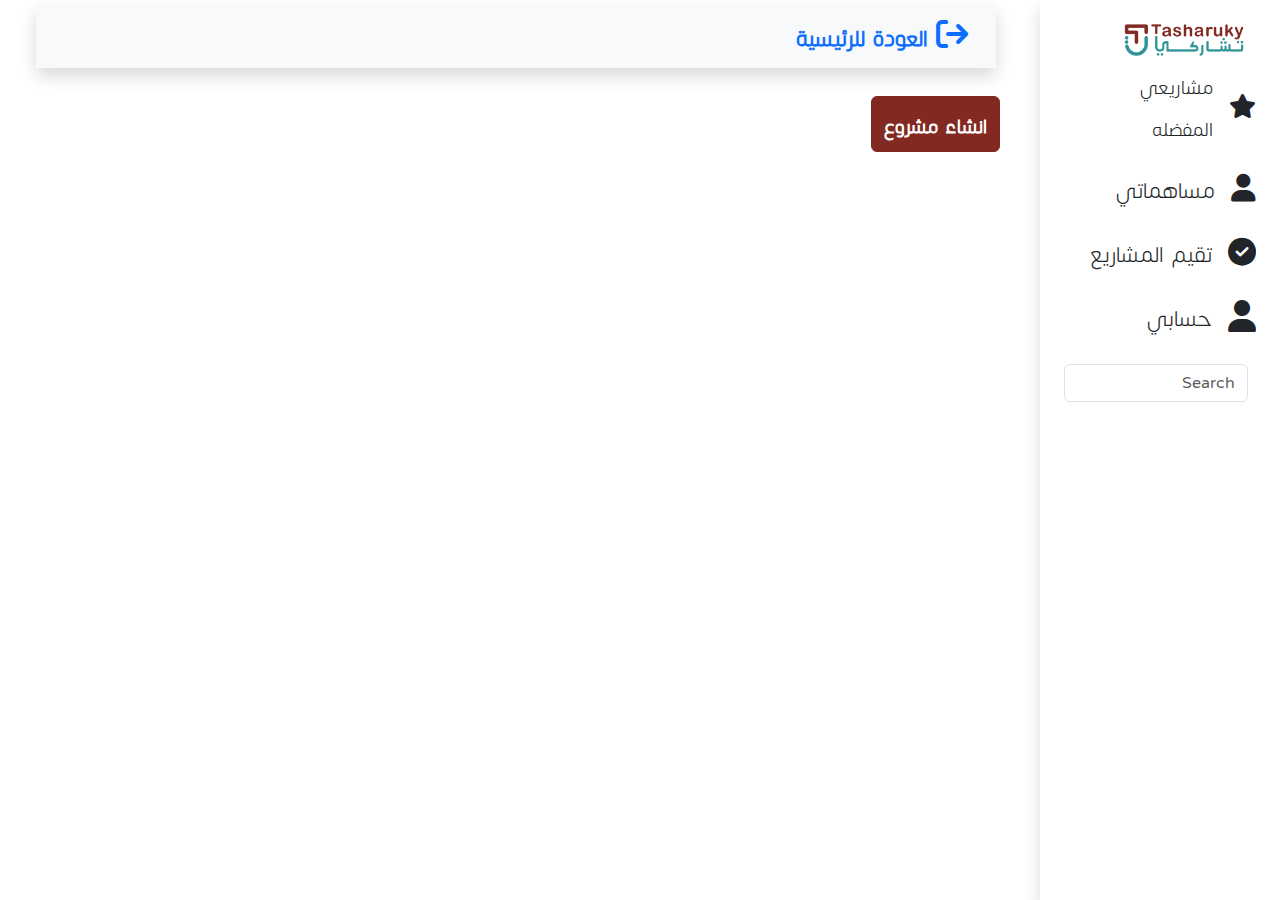
<file: public/campaigner.html>
<!DOCTYPE html>
<html lang="en">
  <head>
    <meta charset="UTF-8" />
    <meta name="viewport" content="width=device-width, initial-scale=1.0" />
    <meta name="description" content="Tasharuky Crowdfunding Platform" />
    <link
      rel="shortcut icon"
      href="./assets/images/favicon.ico"
      type="image/x-icon"
    />
    <link
      rel="stylesheet"
      href="https://cdnjs.cloudflare.com/ajax/libs/font-awesome/6.7.2/css/all.min.css"
      integrity="sha512-Evv84Mr4kqVGRNSgIGL/F/aIDqQb7xQ2vcrdIwxfjThSH8CSR7PBEakCr51Ck+w+/U6swU2Im1vVX0SVk9ABhg=="
      crossorigin="anonymous"
      referrerpolicy="no-referrer"
    />
    <link rel="stylesheet" href="./css/bootstrap.min.css" />
    <link rel="stylesheet" href="./css/styles.css" />

    <script src="./js/bootstrap.bundle.min.js"></script>
    <title>Tasharuky</title>
  </head>
  <body dir="rtl">
    <div class="main d-flex align-items-start vh-100" style="width: 100%">
      <div
        class="d-none d-lg-block h-100 bg-body shadow p-4"
        style="width: 240px"
      >
        <div class="">
          <img
            src="./assets/images/logo.webp"
            class="w-75 m-0 container-fluid"
            alt=""
          />
        </div>
        <div class="offcanvas-body">
          <ul class="navbar-nav justify-content-end flex-grow-1">
            <li class="nav-item d-flex align-items-center">
              <i class="fa-solid fa-star fs-4"></i>
              <a
                class="nav-link active fs-3 mx-3"
                aria-current="page"
                href="./campaigner.html"
                >مشاريعي المفضله</a
              >
            </li>
            <li class="nav-item d-flex align-items-center">
              <i class="fa-solid fa-user fs-3"></i>
              <a
                class="nav-link active fs-2 mx-3"
                aria-current="page"
                href="./campaigner.html"
              >
                مساهماتي</a
              >
            </li>
            <li class="nav-item d-flex align-items-center">
              <i class="fa-solid fa-circle-check fs-3"></i>
              <a
                class="nav-link active fs-2 mx-3"
                aria-current="page"
                href="./campaigner.html"
              >
                تقيم المشاريع</a
              >
            </li>
            <li class="nav-item d-flex align-items-center">
              <i class="fa-solid fa-user fs-2"></i>
              <a
                class="nav-link active fs-2 mx-3"
                aria-current="page"
                href="./campaigner-personal.html"
              >
                حسابي</a
              >
            </li>
          </ul>
          <form class="d-flex mt-3" role="search">
            <input
              class="form-control me-2"
              type="search"
              placeholder="Search"
              aria-label="Search"
            />
          </form>
        </div>
      </div>
      <div class="body-container mx-auto w-75">
        <nav
          class="navbar bg-body-tertiary shadow mx-auto mt-4 m-lg-1 w-100 w-lg-75 mb-4"
        >
          <div class="container-fluid">
            <button
              class="navbar-toggler d-lg-none"
              type="button"
              data-bs-toggle="offcanvas"
              data-bs-target="#offcanvasNavbar"
              aria-controls="offcanvasNavbar"
              aria-label="Toggle navigation"
            >
              <span class="navbar-toggler-icon"></span>
            </button>
            <div class="back-to-home mx-3 fs-2 fw-semibold">
              <a href="index.html">
                <i class="fa-solid fa-arrow-right-from-bracket"></i>
                <span>العودة للرئيسية</span>
              </a>
            </div>
            <div class="container-userName d-none">
              <div class="dropdown-center mx-3">
                <ul class="dropdown-menu">
                  <li><a class="dropdown-item fs-3" href="#">حسابي</a></li>
                  <li>
                    <a class="dropdown-item fs-3" href="#"> تسجيل خروج</a>
                  </li>
                </ul>
                <button
                  class="btn btn-primary text-capitalize dropdown-toggle fs-5"
                  type="button"
                  data-bs-toggle="dropdown"
                  aria-expanded="false"
                >
                  Centered dropdown
                </button>
              </div>
              <img
                src="./assets/images/useravatar.webp"
                class="container-fluid m-0"
                alt=""
                style="width: 77px"
              />
            </div>

            <div
              class="offcanvas offcanvas-end w-75"
              tabindex="-1"
              id="offcanvasNavbar"
              aria-labelledby="offcanvasNavbarLabel"
            >
              <div class="offcanvas-header">
                <img
                  src="./assets/images/logo.webp"
                  class="w-50 m-0 container-fluid"
                  alt=""
                />
                <button
                  type="button"
                  class="btn-close mx-3"
                  data-bs-dismiss="offcanvas"
                  aria-label="Close"
                ></button>
              </div>
              <div class="offcanvas-body">
                <ul class="navbar-nav justify-content-end flex-grow-1 pe-3">
                  <li class="nav-item d-flex align-items-center">
                    <i class="fa-solid fa-star"></i>
                    <a
                      class="nav-link active fs-2 mx-3"
                      aria-current="page"
                      href="#"
                      >مشاريعي المفضله</a
                    >
                  </li>
                  <li class="nav-item d-flex align-items-center">
                    <i class="fa-solid fa-user"></i>
                    <a
                      class="nav-link active fs-2 mx-3"
                      aria-current="page"
                      href="#"
                    >
                      مساهماتي</a
                    >
                  </li>
                  <li class="nav-item d-flex align-items-center">
                    <i class="fa-solid fa-circle-check"></i>
                    <a
                      class="nav-link active fs-2 mx-3"
                      aria-current="page"
                      href="#"
                    >
                      تقيم المشاريع</a
                    >
                  </li>
                  <li class="nav-item d-flex align-items-center">
                    <i class="fa-solid fa-user"></i>
                    <a
                      class="nav-link active fs-2 mx-3"
                      aria-current="page"
                      href="./campaigner-personal.html"
                    >
                      حسابي</a
                    >
                  </li>
                </ul>
                <form class="d-flex mt-3" role="search">
                  <input
                    class="form-control me-2"
                    type="search"
                    placeholder="Search"
                    aria-label="Search"
                  />
                  <button class="btn btn-outline-success" type="submit">
                    Search
                  </button>
                </form>
              </div>
            </div>
          </div>
        </nav>
        <div class="dropdown">
          <!-- // button to create project -->

          <div class="dropdown">
            <button
              type="button"
              class="btn btn-primary fs-3 fw-semibold my-4"
              data-bs-toggle="modal"
              data-bs-target="#createProjectModal"
            >
              انشاء مشروع
            </button>
          </div>
          <!-- Modal -->
          <div
            class="modal fade"
            id="createProjectModal"
            tabindex="-1"
            aria-labelledby="createProjectModalLabel"
            aria-hidden="true"
          >
            <div class="modal-dialog modal-dialog-centered">
              <div class="modal-content">
                <div class="modal-header">
                  <h5 class="modal-title fs-3" id="createProjectModalLabel">
                    إنشاء مشروع
                  </h5>
                  <button
                    type="button"
                    class="btn-close"
                    data-bs-dismiss="modal"
                    aria-label="Close"
                  ></button>
                </div>
                <div class="modal-body">
                  <form class="form-send shadow p-4 bg-body rounded-4">
                    <div class="mb-3">
                      <label for="title" class="form-label fs-3"
                        >عنوان المشروع</label
                      >
                      <input
                        type="text"
                        class="form-control"
                        id="title"
                        value="Smart Watch"
                      />
                    </div>
                    <div class="mb-3">
                      <label for="goal" class="form-label fs-3">الهدف</label>
                      <input
                        type="number"
                        class="form-control"
                        id="goal"
                        value="5000"
                      />
                    </div>
                    <div class="mb-3">
                      <label for="formFile" class="form-label fs-3"
                        >صورة المشروع</label
                      >
                      <input class="form-control" type="file" id="formFile" />
                    </div>
                    <div class="mb-3">
                      <label for="country" class="form-label fs-3"
                        >الدولة</label
                      >
                      <select class="form-select fs-3" id="country">
                        <option value="مصر">مصر</option>
                        <option value="فلسطين">فلسطين</option>
                        <option value="السعوديه">السعوديه</option>
                      </select>
                    </div>
                    <div class="mb-3">
                      <label for="category" class="form-label fs-3">
                        التصنيف
                      </label>
                      <select class="form-select fs-3" id="category">
                        <option value="الصحه">الصحة</option>
                        <option value="الامن الغذائي">الأمن الغذائي</option>
                        <option value="التعليم والتدريب">
                          التعليم والتدريب
                        </option>
                        <option value="التنميه المستدامه">
                          التنميه المستدامه
                        </option>
                      </select>
                    </div>
                    <button
                      type="button"
                      id="send"
                      class="btn btn-primary w-25 fs-3"
                    >
                      إرسال
                    </button>
                  </form>
                </div>
              </div>
            </div>
          </div>
          <h2 class="fs-1 fw-semibold my-4 text-white p-2">
            المشاريع الحالية :
          </h2>
        </div>
      </div>
    </div>
    <script src="./js/oop/campaigner.js"></script>
  </body>
</html>
</file>
<file: css/styles.css>
*{
    margin: 0;
    padding: 0;
    box-sizing: border-box;
}

    @font-face {
        font-family: roundedArial;
        src: url(../assets/fonts/VarelaRound-Regular.ttf);
    }

    @font-face {
        font-family: somar;
        src: url(../assets/fonts/Somar-Light.otf),url(../assets/fonts/Somar-SemiBold.otf);
    }


body{
    font-family: roundedArial,somar,sans-serif; 
}

/* change primary color for bootstrap  */

:root{
    --bs-primary: #822A21; 
}

.btn-primary {
    background-color: var(--bs-primary) !important;
    border-color: var(--bs-primary) !important;
  }

  .text-primary {
    color: var(--bs-primary) !important;
  }


/* 

#822A21 main color

#309698 secondary color

#144768 third color

*/
</file>
<file: public/css/styles.css>
/* ============ الأساسيات ============ */
* {
  margin: 0;
  padding: 0;
  box-sizing: border-box;
}

@font-face {
  font-family: roundedArial;
  src: url(../assets/fonts/VarelaRound-Regular.ttf);
}
@font-face {
  font-family: somar;
  src: url(../assets/fonts/Somar-Light.otf),
    url(../assets/fonts/Somar-SemiBold.otf);
}

body {
  font-family: roundedArial, somar, sans-serif;
}

/* ============ الألوان الرئيسية ============ */
:root {
  --bs-primary: #822a21;
  --bs-secondary: #1c5d87;
  /* #822A21 main | #309698 secondary | #144768 third */
}

.btn-primary {
  background-color: var(--bs-primary) !important;
  border-color: var(--bs-primary) !important;
}
.bg-primary {
  background-color: var(--bs-primary) !important;
}
.text-primary {
  color: var(--bs-primary) !important;
}
.text-secondary {
  color: var(--bs-secondary) !important;
}
.border-primary {
  border-color: var(--bs-primary) !important;
}

.form-control:focus {
  border-color: var(--bs-primary) !important;
  box-shadow: 0 0 0 0.25rem #822b2128;
}

/* ============ الهيدر ============ */
.navbar-brand img {
  width: 180px;
}

/* ============ الـ Hero / الكاروسيل ============ */
.hero-section .carousel-item {
  height: 500px;
  overflow: hidden;
  border-radius: 50px;
  position: relative;
}
.hero-section .carousel-item .overlay {
  position: absolute;
  top: 0;
  left: 0;
  height: 100%;
  width: 100%;
  z-index: 10;
  background-image: linear-gradient(
    rgba(218, 23, 23, 0.4),
    rgba(29, 7, 128, 0.3)
  );
  border-radius: 50px;
}
.hero-section .carousel-item img {
  position: absolute;
  top: 0;
  left: 0;
  height: 100%;
  width: 100%;
  object-fit: cover;
  z-index: 2;
  border-radius: 50px;
}
.hero-section .carousel-indicators {
  z-index: 100;
  color: var(--bs-primary);
}
.hero-section .carousel-indicators [data-bs-target] {
  display: block;
  width: 10px;
  height: 10px;
  border-radius: 50%;
}
.hero-section .start-journey:hover {
  background-color: #eee;
}

/* ============ حملات المشاريع ============ */
.section-campaign .line-campaign {
  height: 4px;
  width: 3rem;
  border-radius: 10px;
  background-color: var(--bs-secondary);
  margin: 1rem auto;
}
.campaign-heart {
  right: 2%;
  top: 2%;
  cursor: pointer;
}
.line-process {
  width: 100%;
  height: 6px;
  background-color: #eee;
}
.process {
  width: 25%;
  height: 100%;
  background-color: var(--bs-primary);
}
.btn-campaign:hover {
  background-color: #a0190ae3 !important;
}

/* ============ مراحل عمل تشاركي ============ */
.content-steps {
  background-image: url(../assets/images/single_logo_bg.webp);
  object-fit: contain;
  background-repeat: no-repeat;
}

/* ============ الإحصائيات ============ */
.statistics {
  background-image: linear-gradient(
      to bottom,
      rgba(0, 0, 0, 0.788),
      rgba(14, 5, 54, 0.897)
    ),
    url(https://www.tasharuky.com/images/statistics.jpg);
  font-family: roundedArial, somar, sans-serif;
  background-size: cover;
  background-position: center;
  background-attachment: fixed;
  background-repeat: no-repeat;
}
.statistics .container .counters {
  padding: 40px;
}
.statistics .counter {
  display: flex;
  flex-direction: column;
  justify-content: center;
  align-items: center;
  color: white;
  margin: 20px 0;
  transition: all 0.3s cubic-bezier(0.785, 0.135, 0.15, 0.86);
}
.statistics .counter img {
  width: 70px;
  height: 70px;
  margin-bottom: 25px;
  border-radius: 20px;
  filter: invert(100%);
}
.statistics .counter span,
.statistics .counter p {
  font-size: 24px;
  font-weight: bold;
}
.statistics .counter:hover {
  transform: scale(1.2);
  cursor: pointer;
}

/* ============ لماذا تشاركي؟ ============ */
.why-tasharuky {
  background-color: #f3f4f5;
  position: relative;
}
.why-tasharuky .section-head h2 {
  font-size: 40px;
  font-weight: 900;
}
.why-tasharuky .counters {
  padding: 40px;
}
.why-tasharuky .counter {
  margin-bottom: 20px;
  display: flex;
  flex-direction: column;
  align-items: center;
  transition: transform 0.5s cubic-bezier(0.785, 0.135, 0.15, 0.86);
}
.why-tasharuky .counter img {
  width: 100px;
  height: 100px;
  margin-bottom: 25px;
  border-radius: 20px;
}
.why-tasharuky .counter h3 {
  font-size: 30px;
  font-weight: 900;
  margin-bottom: 20px;
  transition: color 0.3s;
}
.why-tasharuky .counter:hover {
  transform: scale(1.1);
  cursor: pointer;
}
.why-tasharuky .counter:hover h3 {
  color: var(--bs-primary) !important;
}

/* ============ شركاؤنا ============ */
.partners .card {
  border: none;
  text-align: center;
}
.partners .card-img-top {
  width: 150px;
  height: 150px;
  margin: 0 auto;
  object-fit: contain;
}
.partners .carousel-control-prev-icon,
.partners .carousel-control-next-icon {
  background-color: rgba(0, 0, 0, 0.77);
  width: 50px;
  height: 50px;
  box-shadow: 0px 0px 10px rgba(0, 0, 0, 0.3);
}

/* ============ الفوتر ============ */
.footer {
  background-color: #202027;
  font-family: roundedArial, somar, sans-serif;
  color: #bcbcbc;
}
.footer p {
  font-size: 15px;
}
.footer a {
  color: #bcbcbc;
  text-decoration: none;
  font-size: 25px;
}
.footer .subscribe input {
  border: none;
  background-color: #202027;
  border-bottom: 1px solid #bcbcbc;
  color: #bcbcbc;
  font-size: 20px;
  width: 100%;
}
.footer .subscribe button {
  border: none;
  background-color: #202027;
  color: #bcbcbc;
  font-size: 15px;
}

/* <!-- ---------------- statistics 5 ---------------- --- --> */

.statistics {
  background-image: linear-gradient(
      to bottom,
      rgba(0, 0, 0, 0.788),
      rgba(14, 5, 54, 0.897)
    ),
    url(https://www.tasharuky.com/images/statistics.jpg);
  font-family: roundedArial, somar, sans-serif;

  background-size: cover;
  background-position: center;
  background-attachment: fixed;
  background-repeat: no-repeat;
}
.statistics .container .counters {
  padding: 40px;
}
.statistics .container .counters .counter {
  display: flex;
  flex-direction: column;
  justify-content: center;
  align-items: center;
  color: white;
  margin: 20px 0;
  transition: all cubic-bezier(0.785, 0.135, 0.15, 0.86) 0.3s;
}

.statistics .container .counters .counter img {
  width: 70px;
  height: 70px;
  margin-bottom: 25px;
  border-radius: 20px;
  box-sizing: border-box;
  filter: invert(100%);
  transition: all cubic-bezier(0.785, 0.135, 0.15, 0.86) 0.3s;
}

.statistics .container .counters .counter span {
  font-size: 24px;
  /* line-height: 50px; */
  font-weight: bold;
  transition: all cubic-bezier(0.785, 0.135, 0.15, 0.86) 0.3s;
}

.statistics .container .counters .counter p {
  font-size: 24px;
  transition: all cubic-bezier(0.785, 0.135, 0.15, 0.86) 0.3s;
}

.statistics .container .counters .counter:hover {
  transform: scale(1.2);
  transition: all cubic-bezier(0.785, 0.135, 0.15, 0.86) 0.3s;
  cursor: pointer;
}

/* <!-- ---------------- لماذا تشاركي   ؟ 6 ---------------- --- --> */

.why-tasharuky {
  background-color: #f3f4f5;
  position: relative;
}

.why-tasharuky .container .section-head h2 {
  font-size: 40px;
  font-weight: 900;
}
.why-tasharuky .container .counters {
  padding: 40px;
}

.why-tasharuky .container .counters .counter {
  margin-bottom: 20px;
  display: flex;
  flex-direction: column;
  align-items: center;
}

.why-tasharuky .container .counters .counter img {
  width: 100px;
  height: 100px;
  margin-bottom: 25px;
  border-radius: 20px;
  box-sizing: border-box;
}

.why-tasharuky .container .counters .counter h3 {
  font-size: 30px;
  font-weight: 900;
  margin-bottom: 20px;
  transition: all cubic-bezier(0.785, 0.135, 0.15, 0.86) 0.3s;
}
.why-tasharuky .container .counters .counter:hover {
  transform: scale(1.1);
  transition: all cubic-bezier(0.785, 0.135, 0.15, 0.86) 0.5s;
  cursor: pointer;
  h3 {
    color: var(--bs-primary) !important;
  }
}

/* ----------------------------- شركائنا --------------------------- */

.partners .card {
  border: none;
  text-align: center;
}
.partners .card-img-top {
  width: 150px;
  height: 150px;
  margin: 0 auto;
  object-fit: contain;
}

.partners {
  .carousel-control-prev-icon,
  .carousel-control-next-icon {
    background-color: rgba(0, 0, 0, 0.77); /* لون خلفية لتظهر بوضوح */
    /* border-radius: 50%; */
    width: 50px;
    height: 50px;
    box-shadow: 0px 0px 10px rgba(0, 0, 0, 0.3);
  }
  @media (min-width: 767px) {
    .carousel-control-prev,
    .carousel-control-next {
      width: 4%;
    }
  }
}

/* -------------------- footer ------------------ */

.footer {
  background-color: #202027;
  font-family: roundedArial, somar, sans-serif;
  color: #bcbcbc;

  p {
    font-size: 15px;
  }
  a {
    color: #bcbcbc;
    text-decoration: none;
    font-size: 25px;
  }
  .subscribe {
    input {
      border: none;
      background-color: #202027;
      border-bottom: 1px solid #bcbcbc;
      color: #bcbcbc;
      font-size: 20px;
      width: 100%;
    }
    button {
      border: none;
      background-color: #202027;
      color: #bcbcbc;
      font-size: 15px;
    }
  }
}

/* ---------------------------- signup ------------------- */
a {
  text-decoration: none;
}
.signup-main,
.login-main {
  background-image: linear-gradient(
      to bottom,
      rgba(3, 34, 100, 0.838),
      rgba(58, 5, 5, 0.838)
    ),
    url(https://www.tasharuky.com/images/signup.jpg);
  a {
    text-decoration: none;
  }
}

/* ========================== start admin panel ========================= */

.admin .sidebar {
  min-width: 25%;
  height: 100vh;
}

.admin .content-page {
  width: 75% ;
}

.admin .content-page-body {
  width: 90%;
}

.admin .tab-content {
  display: none;
  animation: fadeIn 0.3s;
}

.admin .tab-content.active {
  display: block;
}

.admin h2 {
  margin-bottom: 1.5rem;
  color: var(--secondary-color);
}

.admin .filter-container {
  margin-bottom: 1rem;
}

.admin .table-container {
  background-color: white;
  border-radius: 8px;
  box-shadow: 0 2px 10px rgba(0, 0, 0, 0.05);
  overflow: auto;
}

.admin table {
  width: 100%;
  border-collapse: collapse;
}

.admin th,
.admin td {
  padding: 0.75rem 1rem;
  text-align: left;
  border-bottom: 1px solid var(--border-color);
}

.admin th {
  background-color: #f8f9fa;
  font-weight: 600;
}

.admin tr:last-child td {
  border-bottom: none;
}
.admin .tab-button {
  padding: 1rem 0.75rem;
  border: none;
  border-radius: 4px;
  cursor: pointer;
  font-weight: 500;
  transition: background-color 0.2s;
  width: 100%;
  margin-top: 1rem;
}
.admin .button {
  padding: 0.2rem 0.5rem;
  border: none;
  border-radius: 4px;
  cursor: pointer;
  font-size: 13px;
  font-weight: 500;
  transition: background-color 0.2s;
}

.admin .button.primary {
  background-color: #4a6fa5;
  color: white;
}

.admin .button.primary:hover {
  background-color: #3d5d8a;
}

.admin .button.secondary {
  background-color: #e9ecef;
  color: #343a40;
}

.admin .button.secondary:hover {
  background-color: #dee2e6;
}

.admin .button.success {
  background-color: #2ecc71;
  color: white;
}

.admin .button.success:hover {
  background-color: #27ae60;
}

.admin .button.danger {
  background-color: var(--bs-primary);
  color: white;
}

.admin .button.danger:hover {
  background-color: #c0392b;
}

.admin .button.warning {
  background-color: #f39c12;
  color: white;
}

.admin .button.warning:hover {
  background-color: #e67e22;
}

.admin .badge {
  display: inline-block;
  padding: 0.25rem 0.5rem;
  border-radius: 4px;
  font-size: 0.75rem;
  font-weight: 600;
}

.admin .badge.success {
  background-color: #d4edda;
  color: #155724;
}

.admin .badge.warning {
  background-color: #fff3cd;
  color: #856404;
}

.admin .badge.danger {
  background-color: #f8d7da;
  color: #721c24;
}

.admin .badge.info {
  background-color: #d1ecf1;
  color: #0c5460;
}

.admin .prev-next-count .button.btn-prev:hover,
.admin .prev-next-count .button.btn-next:hover {
}

/* ========================== end admin panel ========================= */

/* ============ ميديا كويري ============ */
@media (max-width: 576px) {
  .navbar-brand img {
    width: 120px;
  }
  .register-login a {
    padding-top: 0 !important;
    padding-bottom: 0 !important;
    font-size: 22px !important;
  }

  .workmap-iframe {
    height: 160px;
  }
  .admin .sidebar .brand-logo img {
    width: 120px;
  }
}
@media (max-width: 768px) {
  .col-carousel {
    display: none;
  }
}
@media (max-width: 992px) {
  .admin .sidebar {
    display: none;
  }
  .admin .content-page {
  width: 100% ;
}
}
@media (min-width: 767px) {
  .partners .carousel-control-prev,
  .partners .carousel-control-next {
    width: 4%;
  }
}
@media screen and (min-width: 992px) and (max-width: 1100px) {
  .navbar-brand img {
    width: 170px;
  }
  .navbar-nav .nav-link,
  .register-login a {
    font-size: 22px !important;
    padding-top: 0 !important;
    padding-bottom: 0 !important;
  }
}

/* // row botstrab  */

/* .container-crud .row > * {
  flex-shrink: 0;
  width: 0 !important;
  max-width: 100%;
  padding-right: calc(var(--bs-gutter-x) * 0.5);
  padding-left: calc(var(--bs-gutter-x) * 0.5);
  margin-top: var(--bs-gutter-y); */
</file>
